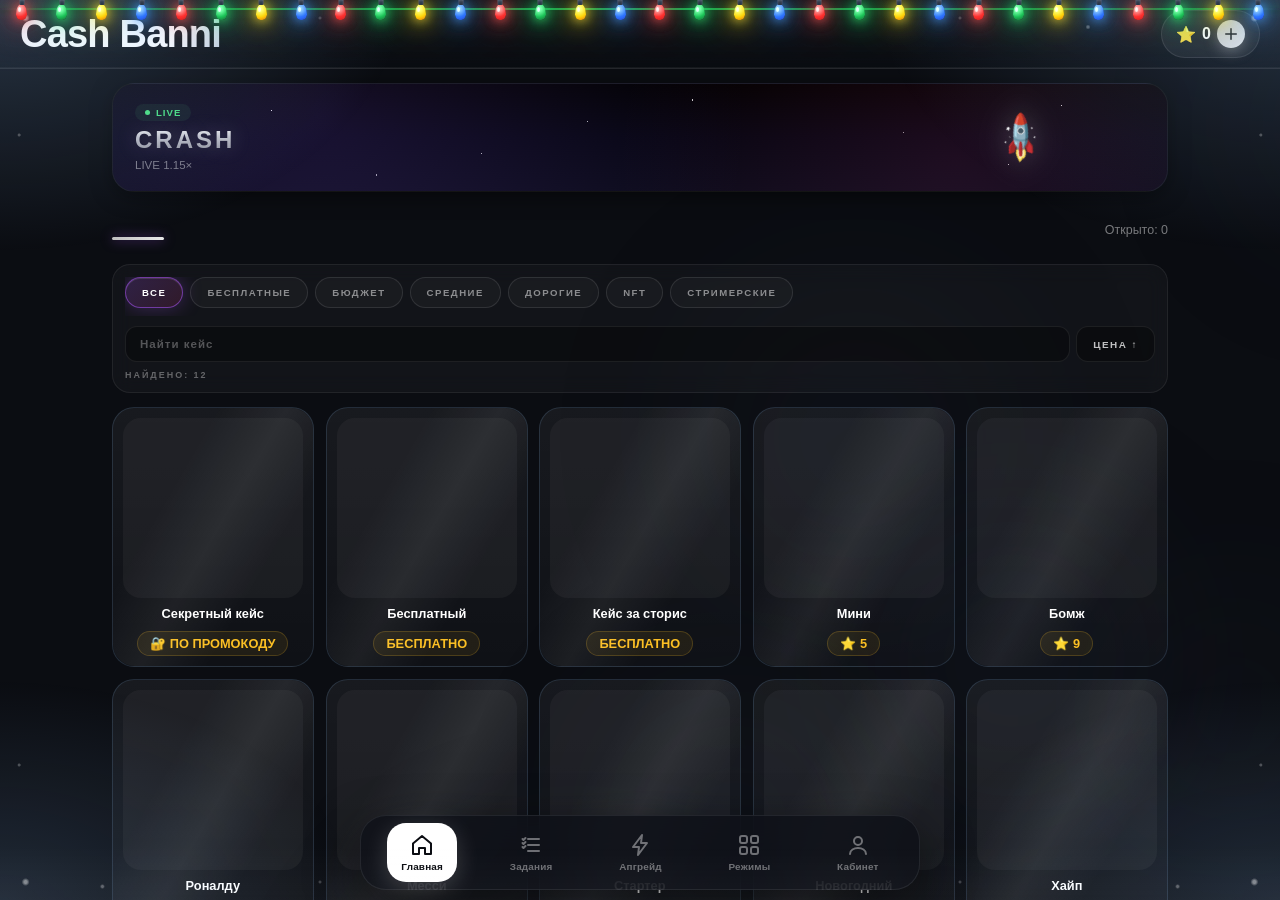
<file: index.html>
<!DOCTYPE html>
<html lang="ru">
<head>
  <meta http-equiv="Cache-Control" content="no-cache, no-store, must-revalidate, max-age=0">
  <meta http-equiv="Pragma" content="no-cache">
  <meta http-equiv="Expires" content="0">
  <meta name="robots" content="noindex, nofollow">

<meta charset="UTF-8">
  <!-- 🚀 Performance: preconnect -->
  <link rel="preconnect" href="https://whybannie.github.io">
  <link rel="preconnect" href="https://cashbanni-api-proxy2.vercel.app">
  <link rel="dns-prefetch" href="https://whybannie.github.io">
  <link rel="dns-prefetch" href="https://cashbanni-api-proxy2.vercel.app">
  
  <!-- 🚀 Performance: prefetch критичных ресурсов -->
  <link rel="prefetch" href="js/data38.js?v=1995" as="script">
  <link rel="prefetch" href="js/app38.js?v=2002" as="script">
  <link rel="prefetch" href="js/caseimg38.js?v=1530" as="script">
  <link rel="preload" href="css/style.css?v=2002" as="style">

<meta name="viewport" content="width=device-width, initial-scale=1.0, maximum-scale=1.0, user-scalable=no, viewport-fit=cover">
<title>Cash Banni</title>
<meta name="build" content="67">
<meta http-equiv="Cache-Control" content="no-cache, no-store, must-revalidate">
<meta http-equiv="Pragma" content="no-cache">
<meta http-equiv="Expires" content="0">
<link rel="stylesheet" href="css/style.css?v=2002">
<script src="https://telegram.org/js/telegram-web-app.js?v=715" defer></script>
<link rel="preload" as="image" href="case_fri.JPG">
<link rel="preload" as="image" href="case_mini.JPG">
<link rel="preload" as="image" href="case_starter.JPG">
<link rel="preload" as="image" href="case_xaip.JPG">
<link rel="preload" as="image" href="case_premium.JPG">
<link rel="preload" as="image" href="case_danya.JPG">
<link rel="preconnect" href="https://cashbanni-api-proxy2.vercel.app" crossorigin>
<link rel="preconnect" href="https://telegram.org" crossorigin>
</head>
<body>
<!-- ===== PRELOADER v190 ===== -->
<div id="preloader">
  <div class="pl-bg"></div>
  <div class="pl-glow pl-g1"></div>
  <div class="pl-glow pl-g2"></div>
  <div class="pl-glow pl-g3"></div>
  
  <div class="pl-particles">
    <span></span><span></span><span></span><span></span><span></span>
    <span></span><span></span><span></span><span></span><span></span>
  </div>
  
  <div class="pl-center">
    <div class="pl-logo-wrap">
      <div class="pl-logo-ring"></div>
      <div class="pl-logo-ring pl-logo-ring2"></div>
      <div class="pl-logo-icon">
        <svg viewBox="0 0 64 64" fill="none" xmlns="http://www.w3.org/2000/svg">
          <defs>
            <linearGradient id="plGrad1" x1="0%" y1="0%" x2="100%" y2="100%">
              <stop offset="0%" style="stop-color:#a855f7"/>
              <stop offset="50%" style="stop-color:#ec4899"/>
              <stop offset="100%" style="stop-color:#fbbf24"/>
            </linearGradient>
            <linearGradient id="plGrad2" x1="0%" y1="0%" x2="100%" y2="100%">
              <stop offset="0%" style="stop-color:#fbbf24"/>
              <stop offset="100%" style="stop-color:#f59e0b"/>
            </linearGradient>
          </defs>
          <!-- Подарок -->
          <rect x="12" y="28" width="40" height="28" rx="4" fill="url(#plGrad1)" opacity="0.9"/>
          <rect x="10" y="20" width="44" height="10" rx="3" fill="url(#plGrad1)"/>
          <rect x="28" y="20" width="8" height="36" fill="url(#plGrad2)"/>
          <rect x="10" y="24" width="44" height="4" fill="url(#plGrad2)" opacity="0.8"/>
          <!-- Бант -->
          <ellipse cx="22" cy="16" rx="8" ry="6" fill="url(#plGrad2)"/>
          <ellipse cx="42" cy="16" rx="8" ry="6" fill="url(#plGrad2)"/>
          <circle cx="32" cy="16" r="5" fill="url(#plGrad2)"/>
          <!-- Блик -->
          <rect x="16" y="34" width="4" height="14" rx="2" fill="rgba(255,255,255,0.3)"/>
          <!-- Искры -->
          <circle cx="52" cy="12" r="2" fill="#fbbf24" class="pl-spark pl-spark1"/>
          <circle cx="12" cy="10" r="1.5" fill="#ec4899" class="pl-spark pl-spark2"/>
          <circle cx="54" cy="24" r="1.5" fill="#a855f7" class="pl-spark pl-spark3"/>
        </svg>
      </div>
    </div>
    
    <div class="pl-title santa-hat">CASH BANNI</div>
    <div class="pl-subtitle">STARS · CASES · REWARDS</div>
    
    <div class="pl-progress">
      <div class="pl-progress-track">
        <div class="pl-progress-fill" id="plFill"></div>
        <div class="pl-progress-glow"></div>
      </div>
      <div class="pl-progress-pct" id="plPct">0%</div>
    </div>
    
    <div class="pl-footer">🎄 Загружаем зимние подарки... ❄</div>
  </div>
</div>
<script>
(function(){
  var pct=0, done=false, t0=Date.now();
  var elP=document.getElementById('plPct');
  var elF=document.getElementById('plFill');
  var iv=setInterval(function(){
    var target=done?100:Math.min(92,(Date.now()-t0)/22);
    pct+=(target-pct)*0.12+0.4;
    if(!done&&pct>92)pct=92;
    if(done&&pct>100)pct=100;
    if(elP)elP.textContent=Math.floor(pct)+'%';
    if(elF)elF.style.width=pct+'%';
    if(done&&pct>=99.5){
      clearInterval(iv);
      var pl=document.getElementById('preloader');
      if(pl){pl.classList.add('hide');setTimeout(function(){if(pl.parentNode)pl.parentNode.removeChild(pl);},650);}
    }
  },50);
  window.addEventListener('load',function(){setTimeout(function(){done=true;},800);});
  setTimeout(function(){done=true;},7000);
})();
</script>



<script>
window.addEventListener("error",function(e){try{if(!(window.S&&window.S.isAdmin))return; if(e.target&&e.target!==window&&e.target.tagName){return;}var d=document.getElementById("errBanner")||document.createElement("div");d.id="errBanner";d.style.cssText="position:fixed;left:0;right:0;bottom:0;background:#440000;color:#ffdddd;font:11px/1.4 monospace;padding:8px;z-index:999999;white-space:pre-wrap;max-height:40%;overflow:auto";d.textContent="JS ERROR: "+e.message+" | file: "+((e.filename||"").split("/").pop())+" line "+e.lineno;if(!d.parentNode)document.body.appendChild(d);}catch(_){}},true);
</script>
<svg xmlns="http://www.w3.org/2000/svg" style="display:none">
<symbol id="i-home" viewBox="0 0 24 24"><path d="M3 10.5 12 3l9 7.5V21h-6v-6H9v6H3z"/></symbol>
<symbol id="i-tasks" viewBox="0 0 24 24"><path d="M9 6h11M9 12h11M9 18h11"/><path d="m3.5 6 1 1 2-2m-3 5 1 1 2-2m-3 5 1 1 2-2"/></symbol>
<symbol id="i-bolt" viewBox="0 0 24 24"><path d="M13 2 4 14h6l-1 8 9-12h-6l1-8z"/></symbol>
<symbol id="i-modes" viewBox="0 0 24 24"><rect x="3" y="3" width="7" height="7" rx="2"/><rect x="14" y="3" width="7" height="7" rx="2"/><rect x="3" y="14" width="7" height="7" rx="2"/><rect x="14" y="14" width="7" height="7" rx="2"/></symbol>
<symbol id="i-user" viewBox="0 0 24 24"><circle cx="12" cy="8" r="4"/><path d="M4 21c0-4 4-6 8-6s8 2 8 6"/></symbol>
<symbol id="i-plus" viewBox="0 0 24 24"><path d="M12 5v14M5 12h14"/></symbol>
<symbol id="i-x" viewBox="0 0 24 24"><path d="M6 6l12 12M18 6 6 18"/></symbol>
<symbol id="i-back" viewBox="0 0 24 24"><path d="m15 18-6-6 6-6"/></symbol>
<symbol id="i-rocket" viewBox="0 0 24 24"><path d="M4.5 16.5c-1.5 1.3-2 5-2 5s3.7-.5 5-2c.7-.8.7-2.1-.1-2.9a2.2 2.2 0 0 0-2.9-.1z"/><path d="M12 15l-3-3a22 22 0 0 1 2-4A12.9 12.9 0 0 1 22 2c0 2.7-.8 7.5-6 11a22 22 0 0 1-4 2z"/><path d="M9 12H4s.5-3 2-4c1.6-1 5 0 5 0M12 15v5s3-.5 4-2c1-1.6 0-5 0-5"/></symbol>
<symbol id="i-swords" viewBox="0 0 24 24"><path d="M4 4l16 16M20 4 4 20"/><path d="m14 18 4 4M18 14l4 4M10 18l-4 4M6 14l-4 4"/></symbol>
<symbol id="i-cart" viewBox="0 0 24 24"><circle cx="9" cy="20" r="1.6"/><circle cx="17" cy="20" r="1.6"/><path d="M3 4h2l2.6 12h10.8L21 8H7"/></symbol>
<symbol id="i-gift" viewBox="0 0 24 24"><rect x="3" y="8" width="18" height="4" rx="1"/><path d="M5 12v9h14v-9M12 8v13"/><path d="M12 8c-2.5 0-4.5-1-4.5-3S10.5 3 12 8c1.5-5 4.5-3 4.5-3S14.5 8 12 8z"/></symbol>
<symbol id="i-mega" viewBox="0 0 24 24"><path d="M3 11l18-6v14L3 13v-2z"/><path d="M11.6 16.8a3 3 0 1 1-5.8-1.6"/></symbol>
<symbol id="i-users" viewBox="0 0 24 24"><circle cx="9" cy="8" r="3.5"/><path d="M2.5 20c0-3.5 3-5.5 6.5-5.5s6.5 2 6.5 5.5"/><circle cx="17.5" cy="9" r="3"/><path d="M17.5 14.5c2.8 0 4.5 1.8 4.5 4.5"/></symbol>
<symbol id="i-trophy" viewBox="0 0 24 24"><path d="M8 21h8M12 17v4M7 4h10v5a5 5 0 0 1-10 0V4z"/><path d="M7 6H4a3 3 0 0 0 3 4M17 6h3a3 3 0 0 1-3 4"/></symbol>
<symbol id="i-star" viewBox="0 0 24 24"><path d="m12 2 3 6.6 7 .9-5.2 4.8 1.4 7L12 17.8 5.8 21.3l1.4-7L2 9.5l7-.9L12 2z"/></symbol>
</svg>

<canvas id="confetti"></canvas>
<div class="bubbles" id="bubbles"></div>

<header class="header">
  <div class="logo">Cash <span>Banni</span></div>
  <div class="hdr-right">
    <div class="balance">⭐<span id="balanceValue">0</span><button class="add-btn" onclick="addStars()"><svg class="ic s"><use href="#i-plus"/></svg></button></div>
  </div>
  <div class="xp-line"><div id="lvlFill"></div></div>
</header>

<main class="container">

  <section class="section active" id="sec-home">
    <div class="crash-hero" onclick="activateTab('crash')">
      <div class="ch-bg"></div>
      <div class="ch-content">
        <div class="ch-badge"><span class="ch-dot"></span> LIVE</div>
        <b class="ch-title">CRASH</b>
        <span class="ch-sub" id="heroCrashState">Успей забрать до краша</span>
      </div>
      <div class="ch-rocket">🚀</div>
    </div>
    <div class="sec-head"><h2><span class="santa-hat">Кейсы</h2><span class="muted" id="casesStat"></span></div>
    <div class="csf-bar">
      <div class="csf-cats" id="csfCats">
        <button class="csf-chip active" data-cat="all">Все</button>
        <button class="csf-chip" data-cat="free">Бесплатные</button>
        <button class="csf-chip" data-cat="budget">Бюджет</button>
        <button class="csf-chip" data-cat="mid">Средние</button>
        <button class="csf-chip" data-cat="rich">Дорогие</button>
        <button class="csf-chip" data-cat="nft">NFT</button>
        <button class="csf-chip" data-cat="streamer">Стримерские</button>
      </div>
      <div class="csf-tools">
        <input class="csf-search" id="csfSearch" placeholder="Найти кейс">
        <button class="csf-sort" id="csfSort" onclick="csfToggleSort()">Цена ↑</button>
      </div>
      <div class="csf-count" id="csfCount"></div>
    </div>
    <div class="cases-grid" id="casesGrid"></div>
  </section>

  <section class="section" id="sec-crash">
    <div class="crash-head">
      <button class="back-btn" onclick="activateTab('home')"><svg class="ic s"><use href="#i-back"/></svg> Назад</button>
      <h2><span class="santa-hat">Crash · Live</h2>
    </div>
    <div class="crash-box" id="crashBox">
      <canvas id="crashCanvas"></canvas>
      <div class="crash-mult" id="crashMult">1.00×</div>
      <div class="crash-status" id="crashStatus"></div>
    </div>
    <div class="crash-panel">
      <div class="cp-row">
        <div class="cp-bet">
          <button class="cp-step" onclick="crashBet(-10)">−</button>
          <div class="cp-val">⭐<span id="crashBetVal">20</span></div>
          <button class="cp-step" onclick="crashBet(10)">+</button>
        </div>
        <div class="cp-chips">
          <button class="cp-chip" onclick="crashSet(10)">10</button>
          <button class="cp-chip" onclick="crashSet(25)">25</button>
          <button class="cp-chip" onclick="crashSet(50)">50</button>
          <button class="cp-chip" onclick="crashSet(100)">100</button>
          <button class="cp-chip" onclick="crashSet(250)">250</button>
        </div>
      </div>
      <button class="btn crash-main-btn bet" id="crashBtn" onclick="crashAction()">ПОСТАВИТЬ ⭐20</button>
    </div>
  </section>

  <section class="section" id="sec-mines">
    <div class="crash-head">
      <button class="back-btn" onclick="activateTab('modes')"><svg class="ic s"><use href="#i-back"/></svg> Назад</button>
      <h2><span class="santa-hat">Mines</h2>
    </div>
    <div class="mines-panel">
      <div class="cp-row">
        <div class="cp-bet">
          <button class="cp-step" onclick="minesBet(-10)">−</button>
          <div class="cp-val">⭐<span id="minesBetVal">20</span></div>
          <button class="cp-step" onclick="minesBet(10)">+</button>
        </div>
        <div class="cp-chips">
          <button class="cp-chip" onclick="minesSet(10)">10</button>
          <button class="cp-chip" onclick="minesSet(25)">25</button>
          <button class="cp-chip" onclick="minesSet(50)">50</button>
          <button class="cp-chip" onclick="minesSet(100)">100</button>
        </div>
      </div>
      <div class="mines-count" id="minesCount">
        <button data-m="3" class="mc sel">3 мины</button>
        <button data-m="5" class="mc">5 мин</button>
        <button data-m="10" class="mc">10 мин</button>
      </div>
      <div class="mines-info"><span id="minesMult">x1.00</span><span id="minesProfit">Профит: ⭐0</span></div>
      <button class="btn crash-main-btn bet" id="minesBtn" onclick="minesAction()">СТАРТ ⭐20</button>
    </div>
    <div class="mines-grid" id="minesGrid"></div>
  </section>

  <section class="section" id="sec-plinko">
    <div class="crash-head">
      <button class="back-btn" onclick="activateTab('modes')"><svg class="ic s"><use href="#i-back"/></svg> Назад</button>
      <h2><span class="santa-hat">Plinko</h2>
    </div>
    <div class="mines-panel">
      <div class="cp-row">
        <div class="cp-bet">
          <button class="cp-step" onclick="plBet(-10)">−</button>
          <div class="cp-val">⭐<span id="plinkoBetVal">20</span></div>
          <button class="cp-step" onclick="plBet(10)">+</button>
        </div>
        <div class="cp-chips">
          <button class="cp-chip" onclick="plSet(10)">10</button>
          <button class="cp-chip" onclick="plSet(25)">25</button>
          <button class="cp-chip" onclick="plSet(50)">50</button>
          <button class="cp-chip" onclick="plSet(100)">100</button>
        </div>
      </div>
      <button class="btn crash-main-btn bet" id="plinkoBtn" onclick="plinkoDrop()">БРОСИТЬ ⭐20</button>
    </div>
    <div class="plinko-board" id="plinkoBoard"></div>
    <div class="crash-history" id="plinkoHist"></div>
  </section>

  <section class="section" id="sec-dogs">
    <div class="dogs-top">
      <h2><span class="santa-hat">🐕 Собачьи бега</h2>
      <div class="dogs-hist" id="dogsHistRow"></div>
    </div>

    <div class="dogs-track" id="dogsTrack">
      <canvas id="dogsCanvas"></canvas>
      <div class="dogs-overlay" id="dogsOverlay"></div>
    </div>

    <div class="dogs-odds" id="dogsOdds"></div>

    <div class="dogs-panel">
      <div class="dp-col">
        <div class="dp-label">СТАВКА</div>
        <div class="dp-amount">
          <button class="dp-step" onclick="dogsBet(-10)">−</button>
          <div class="dp-val">⭐<span id="dogsBetVal">20</span></div>
          <button class="dp-step" onclick="dogsBet(10)">+</button>
        </div>
        <div class="dp-chips">
          <button onclick="dogsSet(10)">10</button>
          <button onclick="dogsSet(25)">25</button>
          <button onclick="dogsSet(50)">50</button>
          <button onclick="dogsSet(100)">100</button>
          <button onclick="dogsSet(250)">250</button>
        </div>
      </div>
      <div class="dp-col dp-right">
        <div class="dp-label">ВОЗМОЖНЫЙ ВЫИГРЫШ</div>
        <div class="dp-potential">⭐<span id="dogsPotential">0</span></div>
        <button class="btn dogs-btn wait" id="dogsBtn" onclick="dogsStart()">ВЫБЕРИ СОБАКУ</button>
      </div>
    </div>
  </section>


  <section class="section" id="sec-tasks">
  <div class="sec-lbl">
    <div class="sec-lbl-t">Задания</div>
    <div class="sec-lbl-s"><b id="tasksCompleted">0</b>/4 выполнено</div>
  </div>
  
  <div class="tasks-wrap">
    <div class="task-row green" onclick="openCaseModal('free')">
      <div class="task-ico"><svg viewBox="0 0 24 24"><path d="M20 12v10H4V12M2 7h20v5H2zM12 22V7M12 7H7.5a2.5 2.5 0 010-5C11 2 12 7 12 7zM12 7h4.5a2.5 2.5 0 000-5C13 2 12 7 12 7z"/></svg></div>
      <div class="task-body">
        <div class="task-top"><div class="task-name">Бесплатный кейс</div><div class="task-reward">+кейс</div></div>
        <div class="task-sub" id="freeCaseState">Раз в 24 часа · нужна подписка</div>
        <div class="task-bar"><div class="task-bar-fill" id="freeBar" style="width:0%"></div></div>
      </div>
      <div class="task-go">›</div>
    </div>
    
    <div class="task-row purple" onclick="openChannel()">
      <div class="task-ico"><svg viewBox="0 0 24 24"><path d="M15 10l4.553-2.276A1 1 0 0121 8.618v6.764a1 1 0 01-1.447.894L15 14M5 18h8a2 2 0 002-2V8a2 2 0 00-2-2H5a2 2 0 00-2 2v8a2 2 0 002 2z"/></svg></div>
      <div class="task-body">
        <div class="task-top"><div class="task-name">Подписка на канал</div><div class="task-reward">+кейс</div></div>
        <div class="task-sub">Подпишись на <b>@CashBanni</b></div>
      </div>
      <button class="task-act" id="subBtn" onclick="openChannel(); event.stopPropagation();">Подписаться</button>
    </div>
    
    <div class="task-row pink" onclick="openStoryCaseModal()">
      <div class="task-ico"><svg viewBox="0 0 24 24"><path d="M3 9a2 2 0 012-2h.93a2 2 0 001.664-.89l.812-1.22A2 2 0 0110.07 4h3.86a2 2 0 011.664.89l.812 1.22A2 2 0 0018.07 7H19a2 2 0 012 2v9a2 2 0 01-2 2H5a2 2 0 01-2-2V9zM15 13a3 3 0 11-6 0 3 3 0 016 0z"/></svg></div>
      <div class="task-body">
        <div class="task-top"><div class="task-name">Опубликуй сторис</div><div class="task-reward">+кейс</div></div>
        <div class="task-sub">Расскажи о нас и получи <b>кейс за сторис</b></div>
      </div>
      <div class="task-go">›</div>
    </div>
    
    <div class="task-row blue">
      <div class="task-ico"><svg viewBox="0 0 24 24"><path d="M17 20h5v-2a3 3 0 00-5.356-1.857M17 20H7m10 0v-2c0-.656-.126-1.283-.356-1.857M7 20H2v-2a3 3 0 015.356-1.857M7 20v-2c0-.656.126-1.283.356-1.857m0 0a5.002 5.002 0 019.288 0M15 7a3 3 0 11-6 0 3 3 0 016 0zm6 3a2 2 0 11-4 0 2 2 0 014 0zM7 10a2 2 0 11-4 0 2 2 0 014 0z"/></svg></div>
      <div class="task-body">
        <div class="task-top"><div class="task-name">Пригласи друга</div><div class="task-reward">+⭐5</div></div>
        <div class="task-sub">Друг внесёт депозит от ⭐5 · Приглашено: <b id="refCount">0</b></div>
      </div>
      <button class="task-act" onclick="openReferralModal(); event.stopPropagation();">Открыть</button>
    </div>
  </div>
  
  
  
  <div class="sec-lbl" style="margin-top:26px">
    <div class="sec-lbl-t">Достижения</div>
    <div class="sec-lbl-s"><b id="achDone">0</b>/<span id="achTotal">8</span></div>
  </div>
  <div id="achList"></div>

    <button class="write-us-btn" onclick="openWriteUsModal()">✉️ Написать нам</button>
</section>

  <section class="section" id="sec-upgrade">
    <h2><span class="santa-hat">Апгрейд</h2>
    <div class="up-layout">
      <div class="wheel-wrap">
        <div class="wheel-pointer"></div>
        <div class="wheel" id="upWheel"></div>
        <div class="wheel-center" id="upChance">0%</div>
      </div>
      <button class="btn btn-primary mt" id="upBtn">Улучшить</button>
      <h3 class="mt">Твои предметы</h3>
      <div class="h-scroll" id="upMine"></div>
      <h3>Цель — зона шанса появится на колесе</h3>
      <div class="h-scroll" id="upTarget"></div>
    </div>
  </section>

  <section class="section" id="sec-modes">
    <div class="sec-title"><h2><span class="santa-hat">Режимы</h2></div>

    <div class="game-card gc-crash" onclick="activateTab('crash')">
      <div class="gc-body">
        <div class="gc-badge live"><span class="gc-dot"></span>LIVE</div>
        <b class="gc-title">Crash</b>
        <span class="gc-desc">Ракета · общий эфир · до ×150</span>
        <div class="gc-go">ИГРАТЬ <span class="gc-arrow">→</span></div>
      </div>
      <div class="gc-art">🚀</div>
    </div>

    <div class="game-card gc-plinko" onclick="activateTab('plinko')">
      <div class="gc-body">
        <div class="gc-badge">CLASSIC</div>
        <b class="gc-title">Plinko</b>
        <span class="gc-desc">Шарик и множители до ×12</span>
        <div class="gc-go">ИГРАТЬ <span class="gc-arrow">→</span></div>
      </div>
      <div class="gc-art">🎯</div>
    </div>

    <div class="game-card gc-mines" onclick="activateTab('mines')">
      <div class="gc-body">
        <div class="gc-badge">CLASSIC</div>
        <b class="gc-title">Mines</b>
        <span class="gc-desc">Поле 5×5 · множитель до ×100</span>
        <div class="gc-go">ИГРАТЬ <span class="gc-arrow">→</span></div>
      </div>
      <div class="gc-art">💎</div>
    </div>

    <div class="game-card gc-dogs" onclick="activateTab('dogs')">
      <div class="gc-body">
        <div class="gc-badge live"><span class="gc-dot"></span>ГОНКИ</div>
        <b class="gc-title">Доги</b>
        <span class="gc-desc">8 собак · камера · до ×15</span>
        <div class="gc-go">ИГРАТЬ <span class="gc-arrow">→</span></div>
      </div>
      <div class="gc-art">🐕</div>
    </div>

    <div class="game-card gc-battles gc-locked">
      <div class="gc-body">
        <div class="gc-badge soon">СКОРО</div>
        <b class="gc-title">Баттлы 1×1</b>
        <span class="gc-desc">Дуэли с игроками · временно закрыто</span>
        <div class="gc-go gc-go-lock">🔒 ЗАКРЫТО</div>
      </div>
      <div class="gc-art">⚔️</div>
    </div>

  </section>

  <section class="section" id="sec-battles">
    <div class="crash-head">
      <button class="back-btn" onclick="activateTab('modes')"><svg class="ic s"><use href="#i-back"/></svg> Назад</button>
      <h2><span class="santa-hat">Баттлы</h2>
    </div>
    <button class="btn btn-primary mb" onclick="createBattle()">+ Создать баттл</button>
    <div id="battlesList"></div>
  </section>


  <section class="section" id="sec-profile">
    <div class="pcard">
      <div class="pava" id="pAva">😎</div>
      <div class="pinfo">
        <b id="pName">Игрок</b>
        <span>ID #<span id="myId">—</span> · с <span id="pReg">—</span></span>
        <div class="pbads" id="pBadges"></div>
      </div>
      <button class="btn btn-secondary task-btn" onclick="copyId()">ID</button>
    </div>
        <!-- НОВОГОДНИЙ ТАЙМЕР (премиум) -->
    <div class="ny-timer-card mt" id="newyearTimer">
      <!-- Декоративные углы -->
      <span class="ny-corner ny-corner-tl"></span>
      <span class="ny-corner ny-corner-tr"></span>
      <span class="ny-corner ny-corner-bl"></span>
      <span class="ny-corner ny-corner-br"></span>
      
      <!-- Заголовок -->
      <div class="ny-timer-top">
        <div class="ny-timer-icon">
          <svg viewBox="0 0 24 24" width="22" height="22" fill="none" xmlns="http://www.w3.org/2000/svg">
            <defs>
              <linearGradient id="nyTreeGrad" x1="0%" y1="0%" x2="100%" y2="100%">
                <stop offset="0%" style="stop-color:#fbbf24"/>
                <stop offset="50%" style="stop-color:#f59e0b"/>
                <stop offset="100%" style="stop-color:#dc2626"/>
              </linearGradient>
            </defs>
            <!-- Звезда на вершине -->
            <path d="M12 2l1.2 2.5 2.8.4-2 2 .5 2.8L12 8.4l-2.5 1.3.5-2.8-2-2 2.8-.4L12 2z" fill="url(#nyTreeGrad)"/>
            <!-- Ёлка -->
            <path d="M12 7l3.5 5h-2l3 4.5h-2.5l2.5 3.5H7.5l2.5-3.5H7.5l3-4.5h-2L12 7z" fill="url(#nyTreeGrad)"/>
            <!-- Ствол -->
            <rect x="11" y="20" width="2" height="2" rx="0.5" fill="url(#nyTreeGrad)"/>
          </svg>
        </div>
        <div class="ny-timer-label">
          <span class="ny-timer-subtitle">Осталось до</span>
          <span class="ny-timer-title">Нового Года</span>
        </div>
        <div class="ny-timer-badge" id="nyYearBadge">2026</div>
      </div>
      
      <!-- Цифры -->
      <div class="ny-timer-digits">
        <div class="ny-timer-unit">
          <div class="ny-timer-num-wrap">
            <div class="ny-timer-num" id="nyDays">--</div>
          </div>
          <div class="ny-timer-txt">дней</div>
        </div>
        <div class="ny-timer-sep"><span></span><span></span></div>
        <div class="ny-timer-unit">
          <div class="ny-timer-num-wrap">
            <div class="ny-timer-num" id="nyHours">--</div>
          </div>
          <div class="ny-timer-txt">часов</div>
        </div>
        <div class="ny-timer-sep"><span></span><span></span></div>
        <div class="ny-timer-unit">
          <div class="ny-timer-num-wrap">
            <div class="ny-timer-num" id="nyMins">--</div>
          </div>
          <div class="ny-timer-txt">минут</div>
        </div>
        <div class="ny-timer-sep"><span></span><span></span></div>
        <div class="ny-timer-unit">
          <div class="ny-timer-num-wrap">
            <div class="ny-timer-num" id="nySecs">--</div>
          </div>
          <div class="ny-timer-txt">секунд</div>
        </div>
      </div>
      
      <!-- Декоративная линия -->
      <div class="ny-timer-line"></div>
      
      <!-- Пожелание -->
      <div class="ny-timer-wish">Пусть этот год будет удачным</div>
    </div>

<script>
(function(){
  function getNextNY(){
    const now = new Date();
    let year = now.getFullYear();
    let ny = new Date(year + 1, 0, 1, 0, 0, 0);
    if(now > ny) ny = new Date(year + 2, 0, 1, 0, 0, 0);
    return ny;
  }
  
  const target = getNextNY();
  const el = document.getElementById('newyearTimer');
  const daysEl = document.getElementById('nyDays');
  const hoursEl = document.getElementById('nyHours');
  const minsEl = document.getElementById('nyMins');
  const secsEl = document.getElementById('nySecs');
  const yearBadge = document.getElementById('nyYearBadge');
  
  if(yearBadge) yearBadge.textContent = target.getFullYear();
  
  function pad(n){ return String(n).padStart(2, '0'); }
  
  function update(){
    if(!el) return;
    const now = new Date();
    let diff = target - now;
    
    if(diff <= 0){
      el.classList.add('celebrating');
      const title = el.querySelector('.ny-timer-title');
      if(title) title.textContent = 'С Новым Годом!';
      const wish = el.querySelector('.ny-timer-wish');
      if(wish) wish.textContent = 'Праздник начался';
      daysEl.textContent = '00';
      hoursEl.textContent = '00';
      minsEl.textContent = '00';
      secsEl.textContent = '00';
      return;
    }
    
    const days = Math.floor(diff / (1000 * 60 * 60 * 24));
    diff -= days * (1000 * 60 * 60 * 24);
    const hours = Math.floor(diff / (1000 * 60 * 60));
    diff -= hours * (1000 * 60 * 60);
    const mins = Math.floor(diff / (1000 * 60));
    diff -= mins * (1000 * 60);
    const secs = Math.floor(diff / 1000);
    
    daysEl.textContent = days < 10 ? '0' + days : days;
    hoursEl.textContent = pad(hours);
    minsEl.textContent = pad(mins);
    secsEl.textContent = pad(secs);
  }
  
  update();
  setInterval(update, 1000);
})();
</script>

        <div class="rank-card mt" id="rankCard"></div>
    <div class="stats-grid mt" id="statsGrid"></div>
    <div class="task-card mt" onclick="openPay()">
      <div class="ic-box gold"><svg class="ic"><use href="#i-star"/></svg></div>
      <div class="task-info"><b>Пополнить баланс</b><span>От ⭐1 · оплата через Telegram Stars</span></div>
      <div class="hero-go">›</div>
    </div>
    <div class="task-card">
      <div class="ic-box green"><svg class="ic"><use href="#i-mega"/></svg></div>
      <div class="task-info"><b>Подписка на канал</b><span id="subState">Не активна</span></div>
      <button class="btn btn-secondary task-btn" id="subBtn2" onclick="doSub()">Получить</button>
    </div>
    <div class="task-card">
      <div class="ic-box purple"><svg class="ic" viewBox="0 0 24 24" fill="none"><path d="M17 21v-2a4 4 0 0 0-4-4H5a4 4 0 0 0-4 4v2M9 11a4 4 0 1 0 0-8 4 4 0 0 0 0 8zM23 21v-2a4 4 0 0 0-3-3.87M16 3.13a4 4 0 0 1 0 7.75" stroke="currentColor" stroke-width="1.8" stroke-linecap="round" stroke-linejoin="round"/></svg></div>
      <div class="task-info"><b>Подписка на группу</b><span id="groupSubState">Не активна</span></div>
      <button class="btn btn-secondary task-btn" id="groupSubBtn" onclick="doGroupSub()">Вступить</button>
    </div>

    <div class="task-card mt" id="supProfileBtn" onclick="openWriteUsModal()">
      <div class="ic-box silver"><svg class="ic" viewBox="0 0 24 24" fill="none"><path d="M3 18v-6a9 9 0 0 1 18 0v6" stroke="currentColor" stroke-width="1.8" stroke-linecap="round"/><path d="M21 19a2 2 0 0 1-2 2h-1a2 2 0 0 1-2-2v-3a2 2 0 0 1 2-2h3v5ZM3 19a2 2 0 0 0 2 2h1a2 2 0 0 0 2-2v-3a2 2 0 0 0-2-2H3v5Z" fill="currentColor"/></svg></div>
      <div class="task-info"><b>Связаться с нами</b><span>banni.support@gmail.com</span></div>
      <div class="hero-go">›</div>
    </div>
    <h2 class="mt"><span class="santa-hat">Мои предметы</h2>
    <div class="sec-head mb"><span class="muted" id="invValue"></span><button class="btn btn-sell" onclick="sellAll()">Продать всё</button></div>
    <div class="inventory-grid" id="inventoryGrid"></div>

    <h2 class="mt"><span class="santa-hat">Топ-50 лидеров</h2>
    <div id="topList"></div>

    <h3 class="mt">Промокод</h3>
    <div class="row"><input id="promoInput" placeholder="ВВЕДИ КОД"><button class="btn btn-primary" onclick="applyPromo()">OK</button></div>
    <h3 class="mt">Настройки</h3>
    <label class="switch-row"><input type="checkbox" id="soundToggle" onchange="toggleSound()"> Звуки и вибрация</label>
    <label class="switch-row"><input type="checkbox" id="fairToggle" onchange="toggleFair()"> Provably Fair</label>
    <div class="muted small" id="fairInfo"></div>
    <div id="adminBlock" style="display:none">
      <h2 class="mt"><span class="santa-hat">🛡 Админ-панель</h2>
      <div class="stats-grid" id="adminStats"></div>
      <div class="muted small" id="adminCaseOpens" style="margin:6px 0"></div>
      <h3 class="mt">Начислить Stars по ID</h3>
      <div class="row"><input id="admId" placeholder="ID"><input id="admSum" placeholder="Сумма"><button class="btn btn-primary" onclick="admGrant()">OK</button></div>
      <h3 class="mt">Рассылка всем игрокам</h3>
      <div class="row"><input id="admMsg" placeholder="Текст"><button class="btn btn-primary" onclick="admBroadcast()">Отправить</button></div>
      <h3 class="mt">Промокоды</h3>
      <div id="adminPromos"></div>
      <div class="row"><input id="admPromoCode" placeholder="КОД"><input id="admPromoSum" placeholder="Сумма"><button class="btn btn-primary" onclick="admPromoCreate()">Создать</button></div>
      <h3 class="mt">Операторы поддержки</h3>
    <div id="adminOperators"></div>
    <div class="row"><input id="admOpId" placeholder="ID оператора"><button class="btn btn-primary" onclick="admAddOperator()">Назначить</button></div>
    <h3 class="mt">Тикеты поддержки</h3>
    <div id="adminTickets"></div>
    <h3 class="mt">Игроки</h3>
      <div id="adminUsers"></div>
      <div class="maint-toggle-row">
        <div class="maint-toggle-info">
          <div class="maint-toggle-title">🔧 Режим обслуживания</div>
          <div class="maint-toggle-desc">Скроет проект для всех, кроме админа</div>
        </div>
        <button class="maint-toggle-btn" id="toggleMaintBtn" onclick="toggleMaintenance()">Включить</button>
      </div>
    </div>
  </section>
</main>

<nav class="bottom-nav">
  <button data-tab="home" class="active"><svg class="ic"><use href="#i-home"/></svg><span class="nl">Главная</span></button>
  <button data-tab="tasks"><svg class="ic"><use href="#i-tasks"/></svg><span class="nl">Задания</span></button>
  <button data-tab="upgrade"><svg class="ic"><use href="#i-bolt"/></svg><span class="nl">Апгрейд</span></button>
  <button data-tab="modes"><svg class="ic"><use href="#i-modes"/></svg><span class="nl">Режимы</span></button>
  <button data-tab="profile"><svg class="ic"><use href="#i-user"/></svg><span class="nl">Кабинет</span></button>
</nav>

<div class="modal-overlay" id="caseModal">
  <div class="modal case-full">
    <div class="cf-head"><h3 id="cmTitle"></h3><button class="x" onclick="closeCaseModal()"><svg class="ic s"><use href="#i-x"/></svg></button></div>
    <div class="cf-contents" id="cmContents"></div>
    <div class="cf-strips" id="cfStrips"></div>
    <div class="cf-actions">
      <button class="btn btn-secondary" id="btnX1" onclick="spin(1)">×1 ⭐<span id="p1"></span></button>
      <button class="btn btn-secondary" id="btnX3" onclick="spin(3)">×3 ⭐<span id="p3"></span></button>
      <button class="btn btn-primary" id="btnX5" onclick="spin(5)">×5 ⭐<span id="p5"></span></button>
    </div>
  </div>
</div>

<div class="modal-overlay" id="payModal">
  <div class="modal">
    <div class="sheet-grab"></div>
    <div class="modal-head"><h3>💳 Пополнение</h3><button class="x" onclick="modalClose('payModal')"><svg class="ic s"><use href="#i-x"/></svg></button></div>
    <div class="pay-grid" id="payGrid"></div>
    <div class="row mt"><input id="payCustom" type="number" min="1" max="10000" placeholder="Своя сумма (1–10000)"><button class="btn btn-primary" onclick="doPayCustom()">Оплатить</button></div>
    <p class="muted small mt">Откроется официальная панель оплаты Telegram Stars.</p>
  </div>
</div>

<div class="modal-overlay" id="battleModal">
  <div class="modal">
    <div class="sheet-grab"></div>
    <div class="modal-head"><h3>Баттл</h3><button class="x" onclick="closeBattle()"><svg class="ic s"><use href="#i-x"/></svg></button></div>
    <div class="battle-pot">Банк: ⭐<span id="battlePot">0</span></div>
    <div class="wheel-wrap small">
      <div class="wheel-pointer"></div>
      <div class="wheel" id="bWheel"></div>
      <div class="wheel-center">50/50</div>
    </div>
    <div class="battle-players" id="battlePlayers"></div>
    <div class="battle-log" id="battleLog"></div>
  </div>
</div>

<div class="toasts" id="toasts"></div>
<script src="js/data38.js?v=1995" defer></script>
<script src="js/app38.js?v=2002" defer></script>
<script src="js/caseimg38.js?v=1530" defer></script>
  <script src="js/dogs38.js?v=940"></script>
  <!-- dogs отключены -->
<script src="js/plinko38.js?v=940" defer></script>
<script src="js/crash38.js?v=1920" defer></script>


<div class="modal-overlay" id="offerModal">
  <div class="modal offer-modal">
    <div class="of-head"><b>Договор оферты</b><button class="x" onclick="offerHide()">✕</button></div>
    <div class="of-body">
      <p><b>1. Предмет соглашения.</b> Stars ⭐ — внутренняя виртуальная валюта приложения CashBanni. Stars не являются денежным средством, криптовалютой или ценной бумагой, не имеют наличного выражения и используются исключительно для участия в игровых механиках приложения.</p>
      <p><b>2. Возврат средств.</b> Пополнение баланса является добровольным и <b>не подлежит возврату, обмену или компенсации</b> ни при каких обстоятельствах, включая неиспользованный остаток Stars.</p>
      <p><b>3. Игровые риски.</b> Результаты игр определяются алгоритмом Provably Fair. Приложение не гарантирует выигрыш. Пользователь осознанно принимает риск потери поставленных Stars.</p>
      <p><b>4. Правила использования.</b> Запрещены: накрутки, эксплуатация багов, мультиаккаунтинг, передача аккаунта. При нарушении администрация вправе заблокировать аккаунт без компенсации баланса и инвентаря.</p>
      <p><b>5. Возрастное ограничение.</b> Сервис предназначен для лиц старше 18 лет. Совершая пополнение, пользователь подтверждает своё совершеннолетие.</p>
      <p><b>6. Изменение условий.</b> Администрация может изменять условия оферты в одностороннем порядке. Продолжение использования сервиса означает согласие с новой редакцией.</p>
      <p><b>7. Акцепт оферты.</b> Установка галочки и нажатие «Принять» являются полным и безоговорочным акцептом настоящей оферты согласно ст. 438 ГК РФ.</p>
      <p><b>8. Ограничение ответственности.</b> Администрация не несёт ответственности за: финансовые потери пользователя в результате участия в игровых механиках; технические сбои, вызванные работой платформы Telegram или провайдеров связи; действия третьих лиц, включая возможные блокировки сервисов; неправомерные действия самого пользователя (использование багов, мультиаккаунты, нарушение правил платформы).</p>
      <p><b>9. Применимое право и разрешение споров.</b> Настоящая оферта регулируется и толкуется в соответствии с законодательством Республики Кипр. Любые споры, разногласия или требования, возникающие из настоящей оферты или связанные с ней, подлежат рассмотрению в компетентном суде города Лимассол, Республика Кипр. Совершая акцепт оферты, пользователь прямо соглашается с указанной подсудностью и отказывается от претензий по её применению.</p>
    </div>
    <label class="of-check">
      <input type="checkbox" id="offerCheck">
      <span class="of-box"></span>
      <span>Я прочитал(а) и принимаю условия договора оферты</span>
    </label>
    <button class="btn of-accept" onclick="offerAccept()">ПРИНЯТЬ И ПРОДОЛЖИТЬ</button>
  </div>
</div>
<div class="modal-overlay" id="subGateModal">
  <div class="modal sg-modal sg-v177">
    <button class="x" onclick="modalClose('subGateModal')" style="position:absolute;top:12px;right:12px;z-index:10;"><svg class="ic s"><use href="#i-x"/></svg></button>
    
    <div class="sg-v177-head">
      <div class="sg-v177-svg-wrap">
      <svg class="sg-v177-svg" viewBox="0 0 64 64" fill="none" xmlns="http://www.w3.org/2000/svg">
        <defs>
          <linearGradient id="giftGrad" x1="0%" y1="0%" x2="100%" y2="100%">
            <stop offset="0%" style="stop-color:#f59e0b"/>
            <stop offset="100%" style="stop-color:#ec4899"/>
          </linearGradient>
          <linearGradient id="ribbonGrad" x1="0%" y1="0%" x2="0%" y2="100%">
            <stop offset="0%" style="stop-color:#e8e8e8"/>
            <stop offset="100%" style="stop-color:#c0c0c0"/>
          </linearGradient>
        </defs>
        <!-- Коробка -->
        <rect x="8" y="26" width="48" height="32" rx="3" fill="url(#giftGrad)"/>
        <!-- Крышка -->
        <rect x="6" y="18" width="52" height="10" rx="2" fill="url(#giftGrad)" opacity="0.9"/>
        <!-- Лента вертикальная -->
        <rect x="29" y="18" width="6" height="40" fill="url(#ribbonGrad)"/>
        <!-- Лента горизонтальная -->
        <rect x="6" y="22" width="52" height="4" fill="url(#ribbonGrad)"/>
        <!-- Бант левая -->
        <ellipse cx="24" cy="14" rx="8" ry="6" fill="url(#ribbonGrad)"/>
        <!-- Бант правая -->
        <ellipse cx="40" cy="14" rx="8" ry="6" fill="url(#ribbonGrad)"/>
        <!-- Бант центр -->
        <circle cx="32" cy="14" r="4" fill="url(#ribbonGrad)"/>
        <!-- Блик -->
        <rect x="12" y="32" width="4" height="12" rx="2" fill="rgba(255,255,255,.4)"/>
        <!-- Искры -->
        <circle cx="50" cy="10" r="1.5" fill="#fbbf24">
          <animate attributeName="opacity" values="0;1;0" dur="2s" repeatCount="indefinite"/>
        </circle>
        <circle cx="12" cy="8" r="1" fill="#ec4899">
          <animate attributeName="opacity" values="1;0;1" dur="1.5s" repeatCount="indefinite"/>
        </circle>
        <circle cx="56" cy="20" r="1.2" fill="#fbbf24">
          <animate attributeName="opacity" values="0;1;0" dur="1.8s" repeatCount="indefinite"/>
        </circle>
      </svg>
    </div>
      <h3 class="sg-v177-title">Бесплатный кейс</h3>
      <p class="sg-v177-desc">Выполни оба условия, чтобы получить бесплатный кейс</p>
    </div>

    <div class="sg-v177-actions">
      <!-- Действие 1: Подписка -->
      <div class="sg-v177-card" id="sgCardSub">
        <div class="sg-v177-card-icon">📢</div>
        <div class="sg-v177-card-body">
          <div class="sg-v177-card-title">Подпишись на канал</div>
          <div class="sg-v177-card-sub">@CashBanni · новости и подарки</div>
        </div>
        <button class="sg-v177-card-btn" onclick="openChannel()">Подписаться</button>
      </div>

      <!-- Действие 2: Переслать пост -->
      <div class="sg-v177-card" id="sgCardShare">
        <div class="sg-v177-card-icon">💬</div>
        <div class="sg-v177-card-body">
          <div class="sg-v177-card-title">Переслать пост другу</div>
          <div class="sg-v177-card-sub">Расскажи друзьям о халявных кейсах</div>
        </div>
        <button class="sg-v177-card-btn" onclick="sharePost()">Переслать</button>
      </div>
    </div>

    <div class="sg-v177-preview" id="sgPostPreview" style="display:none;">
      <img src="post_preview.jpg" alt="Пост" class="sg-v177-preview-img">
    </div>

    <button class="btn sg-v177-check" onclick="recheckSub()">
      ✅ Я выполнил действие
    </button>
  </div>
</div>

<div class="modal-overlay" id="errModal">
  <div class="modal err-modal">
    <div class="sheet-grab"></div>
    <div class="err-body">
      <div class="err-icon" id="errIcon">⚠️</div>
      <h3 class="err-title" id="errTitle">Ошибка</h3>
      <p class="err-text" id="errText">Что-то пошло не так</p>
      <div class="err-actions" id="errActions"></div>
    </div>
  </div>
</div>

<!-- ===== v114 SUPPORT ===== -->
<!-- SUPPORT -->
<div class="sup-overlay" id="supOverlay">
  <div class="sup-sheet">
    <div class="sup-head">
      <button class="sup-back" id="supBackBtn" type="button" aria-label="Назад">
        <svg viewBox="0 0 24 24" fill="none"><path d="M15 18l-6-6 6-6" stroke="currentColor" stroke-width="2" stroke-linecap="round" stroke-linejoin="round"/></svg>
      </button>
      <div class="sup-head-info">
        <div class="sup-ava">
          <svg viewBox="0 0 24 24" fill="none"><path d="M3 18v-6a9 9 0 0 1 18 0v6" stroke="#2a2a3e" stroke-width="1.8" fill="none" stroke-linecap="round"/><path d="M21 19a2 2 0 0 1-2 2h-1a2 2 0 0 1-2-2v-3a2 2 0 0 1 2-2h3v5ZM3 19a2 2 0 0 0 2 2h1a2 2 0 0 0 2-2v-3a2 2 0 0 0-2-2H3v5Z" fill="#2a2a3e"/></svg>
        </div>
        <div class="sup-head-text">
          <b>Поддержка</b>
          <span class="sup-status" id="supStatus">онлайн</span>
        </div>
      </div>
      <button class="x" id="supCloseBtn" type="button"><svg class="ic s"><use href="#i-x"/></svg></button>
    </div>
    <div class="sup-body" id="supBody"></div>
    <div class="sup-input-row">
      <input class="sup-input" id="supInput" type="text" placeholder="Напиши сообщение…">
      <button class="sup-send" id="supSendBtn" type="button" aria-label="Отправить">
        <svg viewBox="0 0 24 24" fill="none"><path d="M22 2 11 13M22 2l-7 20-4-9-9-4 20-7Z" stroke="currentColor" stroke-width="1.6" stroke-linecap="round" stroke-linejoin="round"/></svg>
      </button>
    </div>
  </div>
</div>


<div class="modal-overlay" id="storyCaseModal">
  <div class="modal story-v138-modal">
    <div class="sheet-grab"></div>
    <button class="x" onclick="modalClose('storyCaseModal')"><svg class="ic s"><use href="#i-x"/></svg></button>
    
    <div class="story-v138-head">
      <div class="story-anim-icon">
        <div class="story-ring story-ring-1"></div>
        <div class="story-ring story-ring-2"></div>
        <div class="story-ring story-ring-3"></div>
        <svg class="story-cam-svg" viewBox="0 0 24 24" fill="none" xmlns="http://www.w3.org/2000/svg">
          <defs>
            <linearGradient id="storyGrad" x1="0%" y1="0%" x2="100%" y2="100%">
              <stop offset="0%" style="stop-color:#ec4899"/>
              <stop offset="100%" style="stop-color:#a855f7"/>
            </linearGradient>
          </defs>
          <path d="M23 19a2 2 0 0 1-2 2H3a2 2 0 0 1-2-2V8a2 2 0 0 1 2-2h4l2-3h6l2 3h4a2 2 0 0 1 2 2Z" stroke="url(#storyGrad)" stroke-width="1.7" stroke-linecap="round" stroke-linejoin="round"/>
          <circle cx="12" cy="13" r="4" stroke="url(#storyGrad)" stroke-width="1.7"/>
        </svg>
      </div>
      <h3 class="story-v138-title">КЕЙС ЗА СТОРИС</h3>
      <p class="story-v138-sub">Опубликуй и получи кейс с подарками</p>
    </div>
    
    <div class="story-v138-preview" id="storyPreviewBlock">
      <img src="story_promo.jpg" alt="Макет" class="story-v138-img">
      <div class="story-v138-text">
        <div class="story-v138-text-label">ТЕКСТ ДЛЯ СТОРИС:</div>
        <div class="story-v138-text-body">🎁 Халявный кейс каждый день в <b>Cash Banni</b>!

Открывай кейсы с настоящими подарками Telegram 🎁
Кейсы, Апгрейд, Crash, Mines, Plinko

👉 t.me/CashBanni_bot</div>
      </div>
    </div>
    
    <div class="story-v138-btns">
      <button class="btn story-v138-shot-btn" onclick="storyScreenshot()">
        <span id="shotBtnText">📱 СОХРАНИТЬ ФОТО</span>
      </button>
      <button class="btn story-v138-cp-btn" onclick="copyStoryTextFinal()">
        <span id="copyFinalText">📋 СКОПИРОВАТЬ ТЕКСТ</span>
      </button>
    </div>
    
    <div class="story-v138-submit">
      <input type="text" id="storyLinkInput" class="story-v138-inp" placeholder="Ссылка на твою сторис">
      <button class="btn btn-primary story-v138-send-btn" id="storySubmitBtn" onclick="submitStoryLink()">ОТПРАВИТЬ НА ПРОВЕРКУ</button>
    </div>
    
    <div class="story-v138-msg" id="storyStatus"></div>
  </div>
</div>

<div class="modal-overlay" id="writeUsModal">
  <div class="modal write-us-modal">
    <button class="x" onclick="modalClose('writeUsModal')"><svg class="ic s"><use href="#i-x"/></svg></button>
    <div class="write-us-head">
      <div class="write-us-icon">✉️</div>
      <h3 class="write-us-title">Написать нам</h3>
      <p class="write-us-sub">Вопросы, предложения, проблемы? Мы ответим в течение 24 часов</p>
    </div>
    <div class="write-us-box">
      <div class="write-us-email">banni.support@gmail.com</div>
      <button class="btn write-us-copy-btn" onclick="copyWriteUsEmail()">📋 Скопировать email</button>
    </div>
  </div>
</div>

<!-- ===== MAINTENANCE OVERLAY ===== -->
<div id="maintenanceOverlay" class="maintenance-overlay" style="display:none;">
  <div class="maintenance-content">
    <div class="maintenance-icon">⚙️</div>
    <h2 class="maintenance-title"><span class="santa-hat">Технические работы</h2>
    <p class="maintenance-text">Мы обновляем Cash Banni, чтобы сделать его ещё лучше.<br>Пожалуйста, зайдите немного позже.</p>
    <div class="maintenance-loader"></div>
    <p class="maintenance-sub">Скоро вернёмся! 🚀</p>
  </div>
</div>

<div class="modal-overlay" id="giftSendModal">
  <div class="modal">
    <div class="modal-head">
      <h3>🎁 Отправить подарок</h3>
      <button class="x" onclick="modalClose('giftSendModal')"><svg class="ic s"><use href="#i-x"/></svg></button>
    </div>
    <div style="margin-bottom:12px;">
      <div style="display:flex;align-items:center;gap:12px;padding:12px;background:rgba(255,255,255,.04);border-radius:14px;margin-bottom:12px;">
        <div id="giftSendPreview" style="font-size:2.4rem;"></div>
        <div style="flex:1;">
          <div id="giftSendName" style="font-weight:800;font-size:.95rem;"></div>
          <div id="giftSendPrice" style="font-size:.75rem;color:rgba(255,255,255,.6);"></div>
        </div>
      </div>
    </div>
    <div style="margin-bottom:12px;">
      <label style="display:block;font-size:.75rem;font-weight:800;margin-bottom:6px;color:rgba(255,255,255,.7);">
        Username получателя
      </label>
      <input 
        id="giftRecipientInput" 
        type="text" 
        placeholder="@username" 
        style="width:100%;background:var(--card);border:1px solid var(--line);border-radius:13px;padding:12px;color:#fff;font-size:.9rem;outline:none;"
      />
    </div>
    <div style="background:rgba(168,85,247,.08);border:1px solid rgba(168,85,247,.25);border-radius:12px;padding:10px;font-size:.72rem;color:rgba(255,255,255,.7);margin-bottom:12px;">
      ⚡ Комиссия за отправку: <b>10%</b> от стоимости подарка
    </div>
    <div style="display:flex;gap:8px;">
      <button class="btn btn-secondary" onclick="modalClose('giftSendModal')" style="flex:1;">Отмена</button>
      <button class="btn btn-primary" id="giftSendBtn" onclick="sendGiftToFriend()" style="flex:1;">🎁 Отправить</button>
    </div>
  </div>
</div>

<!-- ===== REFERRAL MODAL ===== -->
<div class="modal-overlay" id="referralModal">
  <div class="modal ref-modal winter-modal">
    <button class="x" onclick="modalClose('referralModal')">
      <svg class="ic s"><use href="#i-x"/></svg>
    </button>
    
    <div class="ref-head">
      <div class="ref-icon">
        <svg viewBox="0 0 24 24" width="36" height="36">
          <path d="M17 20h5v-2a3 3 0 00-5.356-1.857M17 20H7m10 0v-2c0-.656-.126-1.283-.356-1.857M7 20H2v-2a3 3 0 015.356-1.857M7 20v-2c0-.656.126-1.283.356-1.857m0 0a5.002 5.002 0 019.288 0M15 7a3 3 0 11-6 0 3 3 0 016 0zm6 3a2 2 0 11-4 0 2 2 0 014 0zM7 10a2 2 0 11-4 0 2 2 0 014 0z" 
                stroke="currentColor" stroke-width="2" fill="none" stroke-linecap="round" stroke-linejoin="round"/>
        </svg>
      </div>
      <h3 class="ref-title">Пригласи друга</h3>
      <p class="ref-desc">Поделись ссылкой и получи <b>⭐5</b> за каждого друга, который внесёт депозит от ⭐5</p>
    </div>

    <div class="ref-stats">
      <div class="ref-stat-card">
        <div class="ref-stat-value" id="refCountModal">0</div>
        <div class="ref-stat-label">Приглашено</div>
      </div>
      <div class="ref-stat-card">
        <div class="ref-stat-value" id="refEarnedModal">0</div>
        <div class="ref-stat-label">Заработано ⭐</div>
      </div>
    </div>

    <div class="ref-link-box">
      <label class="ref-link-label">Твоя реферальная ссылка</label>
      <div class="ref-link-input">
        <input type="text" id="refLinkInput" class="ref-link-text" onclick="this.select()">
        <button class="ref-copy-btn" onclick="copyRefLink()">
          <svg viewBox="0 0 24 24" width="16" height="16">
            <rect x="9" y="9" width="13" height="13" rx="2" ry="2" stroke="currentColor" stroke-width="2" fill="none"/>
            <path d="M5 15H4a2 2 0 01-2-2V4a2 2 0 012-2h9a2 2 0 012 2v1" stroke="currentColor" stroke-width="2" fill="none"/>
          </svg>
          <span id="copyBtnText">Копировать</span>
        </button>
      </div>
    </div>

    <button class="btn ref-share-btn" onclick="shareRefLink()">
      <svg viewBox="0 0 24 24" width="18" height="18" style="margin-right:6px">
        <path d="M4 12v8a2 2 0 002 2h12a2 2 0 002-2v-8M16 6l-4-4-4 4M12 2v13" 
              stroke="currentColor" stroke-width="2" fill="none" stroke-linecap="round" stroke-linejoin="round"/>
      </svg>
      Поделиться
    </button>

    <div class="ref-info">
      <div class="ref-info-item">
        <span class="ref-info-icon">✓</span>
        <span>Друг регистрируется по твоей ссылке</span>
      </div>
      <div class="ref-info-item">
        <span class="ref-info-icon">✓</span>
        <span>Друг вносит депозит от ⭐5</span>
      </div>
      <div class="ref-info-item">
        <span class="ref-info-icon">✓</span>
        <span>Ты получаешь ⭐5 на баланс</span>
      </div>
    </div>
  </div>
</div>


<!-- ===== FREE CASE SUBSCRIBE MODAL ===== -->
<div id="freeCaseSubscribe" class="modal-overlay">
  <div class="modal free-case-modal winter-modal">
    <button class="x" onclick="modalClose('freeCaseSubscribe')"><svg class="ic s"><use href="#i-x"/></svg></button>
    
    <div class="free-head">
      <div class="free-icon">🎁</div>
      <h3 class="free-title">Бесплатный кейс</h3>
      <p class="free-desc">Открывай бесплатный кейс раз в 24 часа!</p>
    </div>
    
    <div class="free-requirements">
      <div class="free-req-title">Выполни оба условия:</div>
      
      <div class="free-req-item">
        <div class="free-req-ico">📢</div>
        <div class="free-req-info">
          <b>Подписка на канал</b>
          <span>Новости и акции</span>
        </div>
        <button class="btn btn-s" onclick="doSub(); modalClose('freeCaseSubscribe');">Подписаться</button>
      </div>
      
      <div class="free-req-item">
        <div class="free-req-ico">👥</div>
        <div class="free-req-info">
          <b>Подписка на группу</b>
          <span>Сообщество игроков</span>
        </div>
        <button class="btn btn-s" onclick="doGroupSub(); modalClose('freeCaseSubscribe');">Вступить</button>
      </div>
    </div>
    
    <div class="free-note">
      После подписки на обе площадки — откроется бесплатный кейс с гарантированным подарком! 🎉
    </div>
  </div>
</div>


<!-- ===== WINTER SNOWFLAKES ===== -->
<div class="snowflakes" aria-hidden="true">
  <div class="snowflake">❅</div>
  <div class="snowflake">❆</div>
  <div class="snowflake">❄</div>
  <div class="snowflake">❅</div>
  <div class="snowflake">❆</div>
  <div class="snowflake">❄</div>
  <div class="snowflake">❅</div>
  <div class="snowflake">❆</div>
  <div class="snowflake">❄</div>
  <div class="snowflake">❅</div>
  <div class="snowflake">❆</div>
  <div class="snowflake">❄</div>
  <div class="snowflake">❅</div>
  <div class="snowflake">❆</div>
  <div class="snowflake">❄</div>
</div>

<!-- ===== CHRISTMAS LIGHTS (32 лампочки) ===== -->
<div class="christmas-lights">
  <span class="light"></span><span class="light"></span><span class="light"></span><span class="light"></span>
  <span class="light"></span><span class="light"></span><span class="light"></span><span class="light"></span>
  <span class="light"></span><span class="light"></span><span class="light"></span><span class="light"></span>
  <span class="light"></span><span class="light"></span><span class="light"></span><span class="light"></span>
  <span class="light"></span><span class="light"></span><span class="light"></span><span class="light"></span>
  <span class="light"></span><span class="light"></span><span class="light"></span><span class="light"></span>
  <span class="light"></span><span class="light"></span><span class="light"></span><span class="light"></span>
  <span class="light"></span><span class="light"></span><span class="light"></span><span class="light"></span>
</div>


</body>
</html>
</file>
<file: css/style.css>
:root{--bg:#06061a;--card:rgba(255,255,255,.05);--line:rgba(255,255,255,.09);--acc:#c0c0c0;--acc2:#e8e8e8;--gold:#fbbf24;--ok:#22c55e;--bad:#ef4444;--r:22px;--nav-h:76px}
*{margin:0;padding:0;box-sizing:border-box;-webkit-tap-highlight-color:transparent}
html{font-size:clamp(14px,1.5vw,16px);height:100%}
body{font-family:-apple-system,BlinkMacSystemFont,'Segoe UI',Roboto,sans-serif;background:var(--bg);color:#fff;min-height:100%;overflow-x:hidden;-webkit-font-smoothing:antialiased}
img{user-select:none;-webkit-user-drag:none}button{font-family:inherit}
.ic{width:24px;height:24px;fill:none;stroke:currentColor;stroke-width:2;stroke-linecap:round;stroke-linejoin:round}
.ic.s{width:18px;height:18px}
.ic-box{width:46px;height:46px;border-radius:15px;display:flex;align-items:center;justify-content:center;flex-shrink:0;border:1px solid}
.ic-box.gold{background:linear-gradient(135deg,rgba(251,191,36,.22),rgba(245,158,11,.1));border-color:rgba(251,191,36,.4);color:#fcd34d}
.ic-box.purple{background:linear-gradient(135deg,rgba(168,85,247,.25),rgba(168,85,247,.1));border-color:rgba(168,85,247,.4);color:#d8b4fe}
.ic-box.blue{background:linear-gradient(135deg,rgba(59,130,246,.22),rgba(59,130,246,.1));border-color:rgba(59,130,246,.4);color:#93c5fd}
.ic-box.green{background:linear-gradient(135deg,rgba(34,197,94,.22),rgba(34,197,94,.1));border-color:rgba(34,197,94,.4);color:#86efac}
.ic-box.red{background:linear-gradient(135deg,rgba(239,68,68,.22),rgba(239,68,68,.1));border-color:rgba(239,68,68,.4);color:#fca5a5}

#confetti{position:fixed;inset:0;pointer-events:none;z-index:2000}
.bubbles{position:fixed;inset:0;z-index:-1;overflow:hidden;pointer-events:none}
.bubble{position:absolute;border-radius:50%;filter:blur(80px);opacity:.2;animation:float 22s ease-in-out infinite}
@keyframes float{0%,100%{transform:translate(0,0)}50%{transform:translate(60px,-80px)}}

.header{position:sticky;top:0;z-index:100;display:flex;justify-content:space-between;align-items:center;gap:10px;padding:10px clamp(10px,3vw,20px);background:rgba(8,8,26,.8);backdrop-filter:blur(24px);-webkit-backdrop-filter:blur(24px);border-bottom:1px solid var(--line);transition:opacity .2s}
body.modal-open .header{opacity:1;pointer-events:auto}
.logo{font-size:clamp(22px,5vw,32px);font-weight:900;letter-spacing:-.6px;background:linear-gradient(135deg,#a855f7,#ec4899,#f59e0b);-webkit-background-clip:text;-webkit-text-fill-color:transparent;white-space:nowrap;line-height:1}
.hdr-right{display:flex;align-items:center;gap:8px}
.balance{display:flex;align-items:center;gap:6px;background:var(--card);padding:9px 14px;border-radius:50px;font-weight:900;border:1px solid var(--line);font-size:1rem;min-height:42px}
.add-btn{background:linear-gradient(135deg,var(--acc),var(--acc2));border:none;color:#fff;width:28px;height:28px;border-radius:50%;cursor:pointer;display:flex;align-items:center;justify-content:center;box-shadow:0 4px 14px rgba(168,85,247,.4)}
.xp-line{position:absolute;left:0;bottom:-1px;height:2px;width:100%;background:rgba(255,255,255,.05)}
.xp-line div{height:100%;width:0;background:linear-gradient(90deg,var(--acc),var(--acc2));box-shadow:0 0 10px var(--acc);transition:width .5s}

.container{max-width:1100px;margin:0 auto;padding:14px clamp(12px,3vw,22px) calc(var(--nav-h) + 26px + env(safe-area-inset-bottom))}
.section{display:none;animation:fadein .3s}.section.active{display:block}
@keyframes fadein{from{opacity:0;transform:translateY(8px)}to{opacity:1}}
h2{font-size:1.15rem;margin-bottom:12px;letter-spacing:-.3px}
h3{font-size:.82rem;margin-bottom:8px;color:rgba(255,255,255,.75)}
.mt{margin-top:18px}.mb{margin-bottom:12px}
.muted{color:rgba(255,255,255,.45);font-size:.78rem}.small{font-size:.7rem;margin-top:6px}
.sec-head{display:flex;justify-content:space-between;align-items:center;gap:10px}

.bottom-nav{position:fixed;left:50%;transform:translateX(-50%);bottom:calc(10px + env(safe-area-inset-bottom));width:min(96vw,560px);z-index:500;display:flex;justify-content:space-around;padding:7px;background:rgba(12,12,32,.85);backdrop-filter:blur(24px);-webkit-backdrop-filter:blur(24px);border:1px solid rgba(255,255,255,.1);border-radius:26px;box-shadow:0 18px 50px rgba(0,0,0,.55)}
.bottom-nav button{position:relative;display:flex;flex-direction:column;align-items:center;gap:4px;background:transparent;border:none;color:rgba(255,255,255,.4);padding:10px 14px;border-radius:19px;cursor:pointer;transition:.25s;min-width:62px}
.bottom-nav button.active{background:linear-gradient(135deg,rgba(168,85,247,.3),rgba(236,72,153,.22));color:#fff;box-shadow:0 4px 20px rgba(168,85,247,.25)}
.bottom-nav button.active .ic{filter:drop-shadow(0 0 8px rgba(216,180,254,.8));transform:translateY(-1px)}
.bottom-nav .nl{font-size:.62rem;font-weight:900;letter-spacing:.2px}

.cases-grid{display:grid;grid-template-columns:repeat(2,1fr);gap:12px}
.case-card{position:relative;background:linear-gradient(165deg,rgba(255,255,255,.08),rgba(255,255,255,.02));border:1px solid var(--line);border-radius:var(--r);padding:24px 10px 18px;text-align:center;cursor:pointer;transition:transform .18s,box-shadow .3s,border-color .3s;animation:casefloat 4s ease-in-out infinite;overflow:hidden}
.case-card::after{content:'';position:absolute;inset:0;border-radius:var(--r);background:linear-gradient(120deg,transparent 30%,rgba(255,255,255,.06) 50%,transparent 70%);pointer-events:none}
.case-card:nth-child(2n){animation-delay:.7s}.case-card:nth-child(3n){animation-delay:1.4s}
@keyframes casefloat{0%,100%{transform:translateY(0)}50%{transform:translateY(-6px)}}
.case-card:active{transform:scale(.95);animation-play-state:paused}
.case-card:hover{border-color:rgba(168,85,247,.45);}
.case-card .name{font-weight:900;font-size:.9rem;margin-bottom:4px}
.case-card .price{display:inline-flex;align-items:center;gap:3px;color:var(--gold);font-weight:900;font-size:.8rem;background:rgba(251,191,36,.08);border:1px solid rgba(251,191,36,.2);border-radius:50px;padding:4px 12px;margin-top:6px}
.case-card .rt{position:absolute;top:10px;right:10px;width:9px;height:9px;border-radius:50%;box-shadow:0 0 10px currentColor}
.free-badge{position:absolute;top:8px;left:8px;background:rgba(34,197,94,.2);color:#4ade80;border:1px solid rgba(34,197,94,.35);font-size:.58rem;font-weight:900;border-radius:8px;padding:3px 8px;letter-spacing:.5px}
.case-art{position:relative;width:90px;height:90px;margin:0 auto 10px;transition:.3s}
.case-art .bow{position:absolute;top:-6%;left:50%;transform:translateX(-50%);width:26%;height:13%;background:var(--c2);border-radius:50% 50% 0 0/100% 100% 0 0;;z-index:4}
.case-art .bow::before,.case-art .bow::after{content:'';position:absolute;top:25%;width:52%;height:110%;background:var(--c2);border-radius:50% 50% 0 0/100% 100% 0 0}
.case-art .bow::before{left:-46%;transform:rotate(-30deg)}.case-art .bow::after{right:-46%;transform:rotate(30deg)}
.case-art .lid{position:absolute;top:5%;left:4%;width:92%;height:22%;border-radius:8px;background:linear-gradient(180deg,var(--c2),var(--c1));transition:.35s;transform-origin:8% 100%;z-index:3;box-shadow:0 4px 14px rgba(0,0,0,.35)}
.case-art .body{position:absolute;top:26%;left:0;width:100%;height:74%;border-radius:6px 6px 16px 16px;background:linear-gradient(180deg,var(--c1),var(--c0));overflow:hidden;z-index:1;box-shadow:inset 0 -12px 24px rgba(0,0,0,.35)}
.case-art .body::after{content:'';position:absolute;top:0;left:-60%;width:40%;height:100%;background:linear-gradient(90deg,transparent,rgba(255,255,255,.22),transparent);animation:none}
@keyframes shine{0%{left:-60%}55%{left:120%}100%{left:120%}}
.case-art .rv{position:absolute;top:26%;left:44%;width:12%;height:74%;background:linear-gradient(90deg,transparent,rgba(255,255,255,.45),transparent),var(--c2);z-index:2}
.case-art .rh{position:absolute;top:54%;left:0;width:100%;height:11%;background:linear-gradient(180deg,transparent,rgba(255,255,255,.4),transparent),var(--c2);z-index:2}
.case-art .em{position:absolute;top:33%;left:50%;transform:translateX(-50%);font-size:1.1rem;z-index:4;filter:drop-shadow(0 2px 6px rgba(0,0,0,.55))}
.case-card:hover .case-art .lid{transform:rotate(-16deg) translate(-2px,-6px)}

.inventory-grid,.market-grid{display:grid;grid-template-columns:repeat(auto-fill,minmax(100px,1fr));gap:10px}
.inv-item{background:var(--card);border:1px solid var(--line);border-radius:18px;padding:12px 6px;text-align:center;position:relative;transition:.2s}
.inv-item:active{transform:scale(.96)}
.inv-item .gimg{width:46px;height:46px;object-fit:contain;display:block;margin:0 auto}
.inv-item .emoji{font-size:2.1rem;display:block}
.inv-item .name{font-size:.68rem;margin-top:5px;color:rgba(255,255,255,.8);font-weight:800}
.inv-item .price{font-size:.68rem;color:var(--gold);margin-top:2px;font-weight:900}
.inv-item .rt{position:absolute;top:6px;right:6px;width:8px;height:8px;border-radius:50%}
.inv-item .acts{display:flex;gap:4px;margin-top:8px}
.mini-btn{flex:1;border:none;border-radius:11px;padding:8px 2px;font-size:.62rem;font-weight:900;cursor:pointer;min-height:34px}
.mini-btn.sell{background:rgba(34,197,94,.16);color:var(--ok)}
.mini-btn.up{background:rgba(168,85,247,.16);color:#d8b4fe}
.mkt .owned{position:absolute;top:6px;left:6px;background:rgba(168,85,247,.25);color:#d8b4fe;border-radius:8px;padding:2px 6px;font-size:.58rem;font-weight:900}
.mkt s{font-size:.6rem;opacity:.5}
.market-note{background:rgba(168,85,247,.08);border:1px solid rgba(168,85,247,.25);border-radius:14px;padding:10px 12px;font-size:.72rem;color:rgba(255,255,255,.7);margin-bottom:12px}

.up-layout{text-align:center}
.h-scroll{display:flex;gap:8px;overflow-x:auto;padding:4px 2px 12px;scroll-snap-type:x proximity;scrollbar-width:none}
.h-scroll::-webkit-scrollbar{display:none}
.chip{flex:0 0 auto;width:88px;scroll-snap-align:start;background:var(--card);border:2px solid var(--line);border-radius:16px;padding:10px 4px;text-align:center;cursor:pointer;transition:.2s}
.chip:active{transform:scale(.94)}
.chip .gimg{width:40px;height:40px;object-fit:contain;display:block;margin:0 auto}
.chip .emoji{font-size:1.9rem;display:block}
.chip .name{font-size:.62rem;font-weight:800;margin-top:4px;color:rgba(255,255,255,.75)}
.chip .price{font-size:.62rem;color:var(--gold);font-weight:900}
.chip.sel{border-color:var(--acc);background:rgba(168,85,247,.14);box-shadow:0 0 0 3px rgba(168,85,247,.25),0 8px 24px rgba(168,85,247,.2);transform:translateY(-3px)}
.chip.empty{border-style:dashed;color:rgba(255,255,255,.4);font-size:.68rem;display:flex;align-items:center;justify-content:center;min-height:86px;width:auto;padding:10px 16px}
.wheel-wrap{position:relative;width:min(280px,72vw);aspect-ratio:1;margin:6px auto}
.wheel-wrap.small{width:min(210px,58vw)}
.wheel{width:100%;height:100%;border-radius:50%;position:relative;box-shadow:0 0 0 6px rgba(255,255,255,.07),0 0 60px rgba(168,85,247,.28),inset 0 0 30px rgba(0,0,0,.45)}
.wheel-pointer{position:absolute;top:-4px;left:50%;transform:translateX(-50%);width:0;height:0;border:11px solid transparent;border-top:18px solid var(--acc2);z-index:6;filter:drop-shadow(0 0 10px var(--acc2))}
.wheel-center{position:absolute;inset:34%;background:#0e0e26;border:1px solid var(--line);border-radius:50%;display:flex;align-items:center;justify-content:center;font-weight:900;font-size:clamp(1rem,4vw,1.4rem);z-index:5;box-shadow:0 0 30px rgba(0,0,0,.6)}
.wheel-center::after{content:'';position:absolute;inset:-8px;border-radius:50%;border:2px dashed rgba(255,255,255,.12);animation:rot 14s linear infinite}
@keyframes rot{to{transform:rotate(360deg)}}

.btn{padding:14px 16px;min-height:54px;border-radius:17px;font-size:.95rem;font-weight:900;cursor:pointer;border:none;transition:.18s;width:100%}
.btn:active{transform:scale(.97)}
.btn-primary{background:linear-gradient(135deg,var(--acc),var(--acc2));color:#fff;box-shadow:0 8px 26px rgba(168,85,247,.35)}
.btn-secondary{background:var(--card);color:#fff;border:1px solid var(--line)}
.btn-sell{background:rgba(34,197,94,.16);color:var(--ok);border:1px solid rgba(34,197,94,.3);width:auto;padding:10px 14px;min-height:44px;border-radius:12px}
.btn-danger{background:rgba(239,68,68,.15);color:var(--bad);border:1px solid rgba(239,68,68,.3)}
.btn:disabled{opacity:.4;cursor:not-allowed;transform:none}

.crash-head{display:flex;align-items:center;gap:12px;margin-bottom:14px}
.crash-head h2{margin:0}
.back-btn{display:flex;align-items:center;gap:4px;background:var(--card);border:1px solid var(--line);color:#fff;border-radius:12px;padding:8px 14px;font-size:.8rem;font-weight:800;cursor:pointer;min-height:40px}
.crash-box{position:relative;height:300px;background:radial-gradient(ellipse at 20% 100%,rgba(168,85,247,.18),transparent 60%),#0b0b22;border:1px solid var(--line);border-radius:22px;overflow:hidden}
.crash-box.shake{animation:shake .45s}
@keyframes shake{0%,100%{transform:translate(0)}20%{transform:translate(-6px,2px)}40%{transform:translate(5px,-3px)}60%{transform:translate(-4px,-2px)}80%{transform:translate(3px,2px)}}
.crash-box canvas{position:absolute;inset:0;width:100%;height:100%}
.crash-mult{position:absolute;top:36%;left:0;right:0;text-align:center;font-size:clamp(2.4rem,11vw,3.6rem);font-weight:900;letter-spacing:-1px;text-shadow:0 0 34px rgba(168,85,247,.65);pointer-events:none;transition:color .3s}
.crash-mult.gold{color:var(--gold);text-shadow:0 0 34px rgba(251,191,36,.7)}
.crash-mult.red{color:#ef4444;text-shadow:0 0 34px rgba(239,68,68,.7)}
.crash-mult.green{color:#22c55e;text-shadow:0 0 34px rgba(34,197,94,.7)}
.crash-status{position:absolute;bottom:12px;left:0;right:0;text-align:center;font-size:.85rem;font-weight:800;pointer-events:none}
.crash-controls{display:flex;gap:10px;margin-top:12px;align-items:stretch}
.crash-bet{display:flex;gap:6px;align-items:center;background:var(--card);border:1px solid var(--line);border-radius:15px;padding:6px}
.crash-bet input{width:70px;background:transparent;border:none;color:#fff;font-size:1rem;font-weight:900;text-align:center;outline:none}
.crash-controls .btn{flex:1}
.crash-history{display:flex;gap:6px;flex-wrap:wrap;margin-top:12px}
.ch-h{border-radius:10px;padding:5px 10px;font-size:.72rem;font-weight:900;background:rgba(255,255,255,.06)}
.ch-h.lo{color:#f87171}.ch-h.mid{color:#4ade80}.ch-h.hi{color:#fbbf24}

.hero-card{display:flex;align-items:center;gap:14px;background:linear-gradient(135deg,rgba(168,85,247,.25),rgba(236,72,153,.18));border:1px solid rgba(168,85,247,.4);border-radius:22px;padding:16px;margin-bottom:18px;cursor:pointer;transition:.2s}
.hero-card:active{transform:scale(.97)}
.hero-info{flex:1;display:flex;flex-direction:column;gap:3px;text-align:left}
.hero-info b{font-size:1.15rem;letter-spacing:1px}
.hero-info span{font-size:.72rem;color:rgba(255,255,255,.6)}
.hero-go{font-size:1.6rem;color:rgba(255,255,255,.4);font-weight:900}
.task-card{display:flex;align-items:center;gap:12px;background:var(--card);border:1px solid var(--line);border-radius:18px;padding:14px;margin-bottom:10px;cursor:pointer;transition:.2s}
.task-card:active{transform:scale(.97)}
.task-info{flex:1;display:flex;flex-direction:column;gap:2px;text-align:left}
.task-info b{font-size:.88rem}
.task-info span{font-size:.68rem;color:rgba(255,255,255,.5)}
.task-btn{width:auto;min-width:110px;min-height:44px;font-size:.78rem}

.roulette-container{position:relative;width:100%;height:112px;overflow:hidden;border-radius:16px;background:rgba(255,255,255,.03);border:1px solid var(--line);margin:12px 0}
.roulette-pointer{position:absolute;top:0;bottom:0;left:50%;width:3px;background:var(--acc2);z-index:10;box-shadow:0 0 16px var(--acc2)}
.roulette-strip{display:flex;position:absolute;top:0;height:100%}
.roulette-item{width:88px;min-width:88px;height:88px;display:flex;flex-direction:column;align-items:center;justify-content:center;border-right:none;position:relative}
.roulette-item:nth-child(even){background:rgba(255,255,255,.02)}

.roulette-item .emoji{font-size:1.9rem}
.roulette-item .name{font-size:.56rem;color:rgba(255,255,255,.5);margin-top:4px}
.multi-results{display:none;grid-template-columns:repeat(auto-fill,minmax(88px,1fr));gap:8px;margin:12px 0}
.multi-results.active{display:grid}
.multi-results .inv-item{animation:pop .45s cubic-bezier(.2,1.4,.4,1)}
@keyframes pop{from{transform:scale(0)}to{transform:scale(1)}}
.contents{display:grid;grid-template-columns:repeat(auto-fill,minmax(76px,1fr));gap:6px;margin:10px 0}
.contents .c-item{background:rgba(255,255,255,.03);border-radius:12px;padding:8px 4px;text-align:center;font-size:.6rem;font-weight:800}
.contents .gimg{width:32px;height:32px;object-fit:contain;display:block;margin:0 auto}
.contents .emoji{font-size:1.4rem;display:block}
.contents .ch{color:rgba(255,255,255,.4)}

.modal-overlay{display:none;position:fixed;inset:0;background:rgba(3,3,12,.85);;z-index:1000;align-items:center;justify-content:center;padding:14px}
.modal-overlay.active{display:flex}
.modal{background:#0e0e28;border-radius:26px;padding:20px;width:100%;max-width:430px;border:1px solid var(--line);max-height:92vh;overflow-y:auto;box-shadow:0 30px 80px rgba(0,0,0,.6)}
.modal.wide{max-width:560px}
.sheet-grab{display:none;width:44px;height:5px;border-radius:50px;background:rgba(255,255,255,.18);margin:0 auto 12px}
.modal-head{display:flex;justify-content:space-between;align-items:center;margin-bottom:10px}
.x{background:rgba(255,255,255,.08);border:1px solid var(--line);color:#fff;width:36px;height:36px;border-radius:12px;cursor:pointer;display:flex;align-items:center;justify-content:center}
.modal-actions{display:flex;gap:8px;margin-top:14px}
@media (max-width:768px){
  .modal-overlay{align-items:flex-end;padding:0}
  .modal,.modal.wide{max-width:100%;border-radius:28px 28px 0 0;border-bottom:none;padding:12px 16px calc(18px + env(safe-area-inset-bottom));animation:sheet .35s cubic-bezier(.2,.9,.3,1)}
  .sheet-grab{display:block}
}
@keyframes sheet{from{transform:translateY(100%)}to{transform:translateY(0)}}

.battle-row{display:flex;justify-content:space-between;align-items:center;gap:10px;background:var(--card);border:1px solid var(--line);border-radius:18px;padding:14px;margin-bottom:10px}
.battle-row .info b{display:block;font-size:.88rem}
.battle-row .bet{color:var(--gold);font-weight:900}
.battle-row .btn{width:auto;min-width:110px;min-height:44px}
.battle-pot{text-align:center;font-size:1rem;font-weight:900;color:var(--gold);margin-bottom:12px}
.battle-players{display:grid;grid-template-columns:1fr 1fr;gap:10px;margin-top:14px}
.b-player{background:var(--card);border:2px solid transparent;border-radius:16px;padding:12px;text-align:center;transition:.2s}
.b-player .emoji{font-size:2rem;display:block}
.b-player.win{border-color:var(--ok);background:rgba(34,197,94,.14);box-shadow:0 0 30px rgba(34,197,94,.25)}
.battle-log{text-align:center;margin-top:12px;font-weight:900;font-size:.95rem;min-height:22px}

.quests-row{background:var(--card);border:1px solid var(--line);border-radius:16px;padding:14px;margin-bottom:10px}
.quests-row .q-head{display:flex;justify-content:space-between;font-size:.8rem;font-weight:800;margin-bottom:8px}
.q-bar{height:8px;border-radius:50px;background:rgba(255,255,255,.08);overflow:hidden;margin-bottom:8px}
.q-fill{height:100%;background:linear-gradient(90deg,var(--acc),var(--acc2));border-radius:50px;transition:width .4s}
.q-claim{border:none;background:linear-gradient(135deg,#22c55e,#a3e635);color:#052e16;font-weight:900;border-radius:11px;padding:10px 14px;cursor:pointer;font-size:.74rem;min-height:40px}
.q-claim:disabled{background:rgba(255,255,255,.08);color:rgba(255,255,255,.3);cursor:not-allowed}
.ach{display:flex;gap:10px;align-items:center;background:var(--card);border-radius:14px;padding:12px;margin-bottom:8px;border:1px solid transparent}
.ach .emoji{font-size:1.5rem}
.ach.done{border-color:rgba(34,197,94,.35)}
.ach.locked{opacity:.45}
.rank-card{margin-top:14px;background:linear-gradient(135deg,rgba(251,191,36,.15),rgba(245,158,11,.06));border:1px solid rgba(251,191,36,.35);border-radius:18px;padding:14px 16px;display:flex;align-items:center;gap:12px}
.rank-card .ic-box{background:rgba(251,191,36,.15);border-color:rgba(251,191,36,.4);color:#fcd34d}
.rank-card b{font-size:1rem;display:block}
.rank-card span{font-size:.7rem;color:rgba(255,255,255,.6)}
.top-row{display:flex;align-items:center;gap:12px;background:var(--card);border-radius:14px;padding:12px;margin-bottom:8px}
.top-row.me{border:1px solid rgba(168,85,247,.45);background:rgba(168,85,247,.08)}
.top-row .pos{width:28px;font-weight:900;text-align:center}
.top-row .won{margin-left:auto;color:var(--gold);font-weight:900}

.stats-grid{display:grid;grid-template-columns:repeat(auto-fill,minmax(105px,1fr));gap:10px}
.stat-card{background:var(--card);border:1px solid var(--line);border-radius:16px;padding:13px;text-align:center}
.stat-card b{font-size:1.05rem;display:block}
.stat-card span{font-size:.66rem;color:rgba(255,255,255,.45)}
.row{display:flex;gap:8px}
.row input{flex:1;min-width:0;background:var(--card);border:1px solid var(--line);border-radius:13px;padding:12px;color:#fff;font-size:.85rem;outline:none;min-height:48px}
.row .btn{width:auto}
.switch-row{display:flex;gap:10px;align-items:center;font-size:.88rem;margin-bottom:10px;cursor:pointer}

.toasts{position:fixed;bottom:calc(var(--nav-h) + 20px + env(safe-area-inset-bottom));left:50%;transform:translateX(-50%);z-index:3000;display:flex;flex-direction:column;gap:8px;align-items:center;width:min(92vw,420px);pointer-events:none}
.toast{background:#181836;border:1px solid rgba(255,255,255,.16);border-radius:15px;padding:12px 18px;font-size:.8rem;font-weight:800;animation:tin .3s;box-shadow:0 12px 40px rgba(0,0,0,.55);text-align:center}
.toast.good{border-color:rgba(34,197,94,.5)}
.toast.bad{border-color:rgba(239,68,68,.5)}
.toast.out{opacity:0;transform:translateY(10px);transition:.4s}
@keyframes tin{from{opacity:0;transform:translateY(14px)}to{opacity:1}}

@media (min-width:481px){.cases-grid{grid-template-columns:repeat(3,1fr)}}
@media (min-width:900px){.cases-grid{grid-template-columns:repeat(5,1fr)}.wheel-wrap{width:320px}.crash-box{height:360px}}
@media (max-width:360px){.logo{font-size:20px}.balance{padding:8px 11px;font-size:.88rem}}
@media (prefers-reduced-motion:reduce){*{animation:none!important;transition:none!important}}

/* ===== v10: фуллскрин-шапка, админ, краш-live ===== */
body.fs .header{padding-top:56px}
body.fs .container{padding-top:8px}
.crash-bet input::-webkit-outer-spin-button,.crash-bet input::-webkit-inner-spin-button{-webkit-appearance:none}
.row input+input{max-width:90px}
#adminBlock .top-row{font-size:.72rem}

/* ===== v11: шапка ниже кнопок TG, кабинет, оплата ===== */
body.tg .header{padding-top:56px}
body.tg .container{padding-top:6px}
.pcard{display:flex;gap:12px;align-items:center;background:linear-gradient(135deg,rgba(168,85,247,.2),rgba(236,72,153,.12));border:1px solid rgba(168,85,247,.35);border-radius:22px;padding:16px}
.pava{width:56px;height:56px;border-radius:50%;background:linear-gradient(135deg,var(--acc),var(--acc2));display:flex;align-items:center;justify-content:center;font-size:1.8rem;box-shadow:0 8px 24px rgba(168,85,247,.4);flex-shrink:0}
.pinfo{flex:1;display:flex;flex-direction:column;gap:2px;min-width:0}
.pinfo b{font-size:1.05rem;overflow:hidden;text-overflow:ellipsis;white-space:nowrap}
.pinfo span{font-size:.68rem;color:rgba(255,255,255,.55)}
.pbads{display:flex;gap:6px;margin-top:5px;flex-wrap:wrap}
.pbad{font-size:.58rem;font-weight:900;border-radius:8px;padding:3px 8px;background:rgba(255,255,255,.08);border:1px solid var(--line)}
.pbad.gold{background:rgba(251,191,36,.15);border-color:rgba(251,191,36,.4);color:#fcd34d}
.pbad.green{background:rgba(34,197,94,.15);border-color:rgba(34,197,94,.4);color:#86efac}
.pay-grid{display:grid;grid-template-columns:repeat(4,1fr);gap:8px}
.pay-chip{background:var(--card);border:1px solid var(--line);border-radius:14px;padding:13px 4px;text-align:center;font-weight:900;font-size:.85rem;cursor:pointer;transition:.15s;color:var(--gold)}
.pay-chip:active{transform:scale(.94);border-color:var(--acc);background:rgba(168,85,247,.15)}

/* ===== v12: safe-area iPhone, кейс-фуллскрин, стрипы ===== */
body.tg .header{padding-top:calc(10px + var(--sat,0px))}
.header{padding-top:calc(10px + var(--sat,0px))}
.bottom-nav{bottom:calc(10px + var(--sab,0px) + env(safe-area-inset-bottom))}
.toasts{bottom:calc(var(--nav-h) + 20px + var(--sab,0px) + env(safe-area-inset-bottom))}
.modal.case-full{max-width:100%;width:100%;height:100dvh;max-height:100dvh;border-radius:0;display:flex;flex-direction:column;padding:calc(12px + var(--sat,0px)) 14px calc(14px + var(--sab,0px) + env(safe-area-inset-bottom))}
.cf-head{display:flex;justify-content:space-between;align-items:center;margin-bottom:10px}
.cf-head h3{font-size:1rem;font-weight:900}
.cf-strips{flex:1;overflow-y:auto;display:flex;flex-direction:column;gap:10px;min-height:120px;scrollbar-width:none}
.cf-strips::-webkit-scrollbar{display:none}
.cf-strips .roulette-container{margin:0;flex-shrink:0}
.roulette-container.won{border-color:rgba(34,197,94,.5);box-shadow:0 0 24px rgba(34,197,94,.2)}
.strip-win{position:absolute;inset:0;display:flex;align-items:center;justify-content:center;gap:8px;background:rgba(6,6,26,.72);backdrop-filter:blur(4px);font-weight:900;font-size:.9rem;z-index:12;animation:fadein .3s}
.strip-win .gimg{width:34px;height:34px}
.cf-contents{margin-top:10px}
.cf-contents .contents{margin:0;max-height:120px;overflow-y:auto}
.cf-actions{display:flex;gap:8px;margin-top:12px}

/* ===== v13: гарантированный отступ шапки под кнопки TG ===== */
.header{padding-top:calc(10px + var(--sat,0px))}
body.tg .header{padding-top:calc(10px + var(--sat,56px))}
body.tg .container{padding-top:4px}

/* ===== v14: шапка ниже, краш-панель, превью кейса ===== */
body.tg .header{padding-top:calc(14px + var(--sat,64px))}
.crash-panel{background:rgba(255,255,255,.04);border:1px solid var(--line);border-radius:20px;padding:12px;margin-top:12px}
.cp-row{display:flex;gap:10px;align-items:center;margin-bottom:10px}
.cp-bet{display:flex;align-items:center;gap:8px;background:var(--card);border:1px solid var(--line);border-radius:14px;padding:6px 8px}
.cp-step{width:40px;height:40px;border-radius:12px;border:none;background:rgba(255,255,255,.08);color:#fff;font-size:1.3rem;font-weight:900;cursor:pointer;transition:.15s}
.cp-step:active{transform:scale(.9);background:rgba(168,85,247,.3)}
.cp-val{min-width:74px;text-align:center;font-weight:900;color:var(--gold);font-size:1.05rem}
.cp-chips{flex:1;display:flex;gap:6px}
.cp-chip{flex:1;border:1px solid var(--line);background:var(--card);color:rgba(255,255,255,.7);border-radius:12px;padding:11px 0;font-size:.72rem;font-weight:900;cursor:pointer;transition:.15s}
.cp-chip:active{border-color:var(--acc);color:#fff;transform:scale(.94)}
.crash-main-btn{min-height:58px;font-size:1.05rem;letter-spacing:.5px;border-radius:16px}
.crash-main-btn.bet{background:linear-gradient(135deg,#22c55e,#a3e635);color:#052e16;box-shadow:0 8px 26px rgba(34,197,94,.35)}
.crash-main-btn.cancel{background:rgba(255,255,255,.08);color:rgba(255,255,255,.7)}
.crash-main-btn.cash{background:linear-gradient(135deg,var(--acc),var(--acc2));color:#fff;animation:pulse 1s infinite}
.crash-main-btn.wait{background:rgba(255,255,255,.06);color:rgba(255,255,255,.4)}
@keyframes pulse{0%,100%{transform:scale(1)}50%{transform:scale(1.02)}}
.cf-contents{margin:0 0 10px}
.cf-contents .contents{margin:0;max-height:150px;overflow-y:auto}
.roulette-container.preview{opacity:.85}
.preview-label{position:absolute;top:6px;left:10px;font-size:.58rem;font-weight:900;color:rgba(255,255,255,.4);letter-spacing:1px;z-index:11}

/* ===== v15: анти-зум, крупная рулетка, пустой портфель ===== */
*{touch-action:manipulation}
button,.cp-step,.cp-chip,.pay-chip,.case-card{-webkit-user-select:none;user-select:none;-webkit-touch-callout:none}
.roulette-container{height:104px}
.roulette-item{width:104px;min-width:104px;height:104px}

.roulette-item .gimg{width:100%;height:100%;object-fit:contain;display:block;padding:8px;box-sizing:border-box}
.roulette-item .emoji{font-size:2.4rem}
.roulette-item .name{position:absolute;bottom:4px;left:0;right:0;font-size:.5rem;text-align:center;color:rgba(255,255,255,.6);background:rgba(0,0,0,.4);padding:2px 0;backdrop-filter:blur(4px)}
.cf-strips{gap:12px}
.cf-contents .contents{max-height:172px;grid-template-columns:repeat(auto-fill,minmax(88px,1fr))}
.contents .c-item{padding:6px;font-size:.6rem;aspect-ratio:1;display:flex;flex-direction:column;align-items:center;justify-content:center;background:rgba(255,255,255,.03);border-radius:10px}
.contents .gimg{width:70%;height:70%;object-fit:contain;display:block;margin:0 auto}
.contents .emoji{font-size:1.7rem;display:block;margin-bottom:2px}
.inv-empty{grid-column:1/-1;display:flex;flex-direction:column;align-items:center;gap:6px;background:var(--card);border:1px dashed var(--line);border-radius:20px;padding:26px;text-align:center}
.inv-empty .ie-ico{font-size:2.4rem}
.inv-empty b{font-size:.95rem}
.inv-empty span{font-size:.7rem;color:rgba(255,255,255,.5);margin-bottom:8px}
.inv-empty .btn{width:auto;min-width:170px}

/* ===== v16: hero кейса, компактный мультиспин, продать/оставить ===== */
.conn-banner{display:flex;justify-content:space-between;align-items:center;gap:10px;background:rgba(239,68,68,.12);border:1px solid rgba(239,68,68,.35);border-radius:16px;padding:12px 14px;margin-bottom:12px;font-size:.75rem;font-weight:800}
.conn-banner .btn{width:auto;min-width:110px;min-height:40px;font-size:.72rem}
.cf-hero{display:flex;gap:14px;align-items:center;padding:4px 2px 12px}
.cf-hero .case-art{width:78px;height:78px;margin:0;flex-shrink:0}
.cf-hero-info{display:flex;flex-direction:column;gap:3px}
.cf-hero-info b{font-size:1.05rem;font-weight:900}
.cf-hero-info .price{display:inline-flex;width:fit-content;align-items:center;color:var(--gold);font-weight:900;font-size:.8rem;background:rgba(251,191,36,.08);border:1px solid rgba(251,191,36,.25);border-radius:50px;padding:4px 12px}
.cf-hero-info .muted{font-size:.66rem}
.modal.case-full.compact .cf-contents{display:none}

.roulette-container.sm{height:88px}
.roulette-container.sm .roulette-item{width:88px;height:88px}
.roulette-container.sm .roulette-item .emoji{font-size:1.7rem}
.roulette-container.sm .roulette-item .name{font-size:.54rem}
.strip-win{flex-direction:column;gap:5px;padding:6px}
.sw-info{display:flex;flex-direction:column;align-items:center;line-height:1.2}
.sw-info b{font-size:.8rem}
.sw-info span{font-size:.66rem;color:var(--gold);font-weight:900}
.sw-acts{display:flex;gap:8px}
.sw-btn{border:none;border-radius:10px;padding:9px 14px;font-size:.68rem;font-weight:900;cursor:pointer;min-height:34px}
.sw-btn.sell{background:rgba(34,197,94,.22);color:#4ade80}
.sw-btn.keep{background:rgba(168,85,247,.22);color:#d8b4fe}
.strip-win.fade{opacity:0;transition:.6s;pointer-events:none}

/* ===== v17: карточки баттлов, колесо ожидания, содержимое как в EasyGift ===== */
.battle-empty{display:flex;flex-direction:column;align-items:center;gap:6px;background:var(--card);border:1px dashed var(--line);border-radius:20px;padding:26px;text-align:center}
.battle-empty .emoji{font-size:2.2rem}
.battle-card{background:var(--card);border:1px solid var(--line);border-radius:18px;padding:14px;margin-bottom:10px;display:flex;flex-direction:column;gap:10px}
.battle-card.mine{border-color:rgba(251,191,36,.35)}
.bc-top{display:flex;justify-content:space-between;align-items:center}
.bc-wait{font-size:.62rem;font-weight:900;color:#fcd34d;background:rgba(251,191,36,.12);border:1px solid rgba(251,191,36,.3);border-radius:50px;padding:4px 10px}
.bc-live{font-size:.62rem;font-weight:900;color:#fca5a5;background:rgba(239,68,68,.12);border:1px solid rgba(239,68,68,.3);border-radius:50px;padding:4px 10px}
.bc-done{font-size:.62rem;font-weight:900;color:#86efac;background:rgba(34,197,94,.12);border:1px solid rgba(34,197,94,.3);border-radius:50px;padding:4px 10px}
.bc-mid{display:flex;gap:8px}
.bc-player{flex:1;display:flex;align-items:center;gap:8px;background:rgba(255,255,255,.04);border-radius:14px;padding:10px;min-width:0}
.bc-player .emoji{font-size:1.4rem}
.bc-player b{font-size:.78rem;overflow:hidden;text-overflow:ellipsis;white-space:nowrap}
.bc-player.empty{border:1px dashed var(--line);opacity:.8}
.bc-player.empty b{animation:pulse 1.4s infinite}
.b-player.empty{border:1px dashed var(--line);opacity:.8}
.b-player.pulse{animation:pulse 1.4s infinite}
.wheel.idle{animation:idlespin 7s linear infinite}
@keyframes idlespin{from{transform:rotate(0)}to{transform:rotate(360deg)}}
.contents{display:grid;grid-template-columns:repeat(3,1fr);gap:8px}
.c-item{position:relative;display:flex;flex-direction:column;align-items:center;gap:4px;padding:14px 6px 10px;border-radius:16px;background:linear-gradient(180deg,rgba(255,255,255,.06),rgba(255,255,255,.02))}
.c-item .gimg{width:52px;height:52px}
.c-item .emoji{font-size:2rem}
.c-item .ch{position:absolute;top:6px;right:6px;font-size:.55rem;font-weight:900;background:rgba(0,0,0,.4);border-radius:50px;padding:2px 7px;color:#fff}
.c-item .cname{font-size:.64rem;font-weight:800;text-align:center}
.c-item .cprice{font-size:.62rem;color:var(--gold);font-weight:900}
.mini-btn.gift{background:rgba(96,165,250,.18);color:#93c5fd}
.mini-btn.gift{background:rgba(96,165,250,.18);color:#93c5fd;font-weight:900}
.mini-btn.gift:active{transform:scale(.94)}
.inv-item .acts{display:flex;flex-wrap:wrap;gap:4px;margin-top:4px}
.inv-item .acts .mini-btn{flex:1;min-width:72px;font-size:.62rem}

/* ===== v20: MINES ===== */
.mines-panel{background:rgba(255,255,255,.04);border:1px solid var(--line);border-radius:20px;padding:12px;margin-bottom:12px}
.mines-count{display:flex;gap:6px;margin:10px 0}
.mc{flex:1;border:1px solid var(--line);background:var(--card);color:rgba(255,255,255,.7);border-radius:12px;padding:10px 0;font-size:.72rem;font-weight:900;cursor:pointer}
.mc.sel{border-color:var(--acc);color:#fff;background:rgba(168,85,247,.18)}
.mines-info{display:flex;justify-content:space-between;font-size:.85rem;font-weight:900;margin-bottom:10px}
#minesMult{color:var(--gold)}
#minesProfit{color:rgba(255,255,255,.55)}
.mines-grid{display:grid;grid-template-columns:repeat(5,1fr);gap:8px}
.mine-tile{aspect-ratio:1;border-radius:14px;border:1px solid var(--line);background:linear-gradient(180deg,rgba(255,255,255,.08),rgba(255,255,255,.03));font-size:1.5rem;display:flex;align-items:center;justify-content:center;cursor:pointer;transition:.15s}
.mine-tile:active{transform:scale(.92)}
.mine-tile.gem{background:rgba(34,197,94,.18);border-color:rgba(34,197,94,.5);animation:pop .25s}
.mine-tile.boom{background:rgba(239,68,68,.22);border-color:rgba(239,68,68,.6);animation:shake2 .4s}
.mine-tile.mine-show{background:rgba(239,68,68,.12);border-color:rgba(239,68,68,.35)}
.mine-tile.safe-show{opacity:.5}
@keyframes pop{0%{transform:scale(.6)}100%{transform:scale(1)}}
@keyframes shake2{0%,100%{transform:translateX(0)}25%{transform:translateX(-4px)}75%{transform:translateX(4px)}}

/* ===== v22: картинки кейсов ===== */
.case-img{width:72px;height:72px;object-fit:contain;;margin:0 auto;display:block}
.case-card .case-art{display:flex;align-items:center;justify-content:center;padding:8px}
.cf-hero .case-art{width:100px;height:100px;flex-shrink:0}
.cf-hero .case-img{width:100px;height:100px}

/* ===== v22.1: case art на всё поле ===== */
.case-art:has(img){background:transparent;border:none;padding:0;box-shadow:none;height:auto}
.case-card .case-art{width:100%;height:120px;display:flex;align-items:center;justify-content:center}
.case-img{width:100%;height:100%;object-fit:contain;}
.cf-hero .case-art{width:120px;height:120px;flex-shrink:0}
.cf-hero .case-img{width:120px;height:120px}

/* ===== v23: кейсы как в EasyGift — большой квадратный арт ===== */
.case-card .case-art{width:100%;aspect-ratio:1/1;height:auto;padding:0;margin:0 0 8px;background:transparent;border:none;box-shadow:none}
.case-art:has(img){background:transparent;border:none;padding:0;box-shadow:none}
.case-img{width:100%;height:100%;object-fit:contain;border-radius:16px;}
.case-card{padding:10px}
.case-card .name{font-size:.8rem;margin-top:2px}
.cf-hero .case-art{width:140px;height:140px;flex-shrink:0}
.cf-hero .case-img{width:140px;height:140px;border-radius:18px}

/* ===== v24: чистота, wow-апгрейд, баттлы, подписка ===== */
.case-card .rt{display:none}
.case-art.img-art,.case-card .case-art{background:none!important;border:none!important;box-shadow:none!important;padding:0!important}
.case-art.img-art::before,.case-art.img-art::after,.case-card .case-art::before,.case-card .case-art::after{display:none!important}
.case-art.img-art .bow,.case-art.img-art .lid,.case-art.img-art .body,.case-art.img-art .rv,.case-art.img-art .rh,.case-art.img-art .em{display:none!important}
.case-img{border-radius:18px}
#sec-market{display:none!important}
.task-card[onclick="activateTab('market')"]{display:none!important}
.up-layout{background:linear-gradient(180deg,rgba(168,85,247,.10),rgba(6,6,26,0));border:1px solid rgba(168,85,247,.25);border-radius:24px;padding:16px}
.wheel-wrap{width:230px;height:230px;margin:0 auto}
.wheel-wrap.small{width:150px;height:150px}
.wheel-wrap .wheel{width:100%;height:100%;box-shadow:0 0 10px rgba(168,85,247,.15)}
.wheel-center{font-size:1.5rem;font-weight:900;color:#fff;text-shadow:0 0 12px rgba(168,85,247,.8)}
.wheel-pointer{filter:drop-shadow(0 0 6px rgba(251,191,36,.8))}
#upBtn{min-height:58px;font-size:1.05rem;border-radius:16px}
.chip{min-width:96px;border-radius:16px;padding:10px 8px}
.chip.sel{border-color:var(--acc);box-shadow:0 0 14px rgba(168,85,247,.4)}
.bp-tag{position:absolute;top:6px;right:8px;font-size:.55rem;font-weight:900;border-radius:50px;padding:2px 8px}
.bp-tag.you{background:rgba(168,85,247,.25);color:#d8b4fe}
.bp-tag.opp{background:rgba(236,72,153,.25);color:#fbcfe8}
.b-player{position:relative;border:1px solid var(--line);border-radius:14px}
.b-player.you{border-color:rgba(168,85,247,.5);background:rgba(168,85,247,.10)}
.b-player.opp{border-color:rgba(236,72,153,.5);background:rgba(236,72,153,.10)}
.b-legend{display:flex;justify-content:space-between;font-size:.62rem;font-weight:900;margin-bottom:8px}
.lg-you{color:#d8b4fe}.lg-opp{color:#fbcfe8}
.btn.pressed{background:rgba(34,197,94,.15)!important;color:#86efac!important;border:1px solid rgba(34,197,94,.4)!important;transform:scale(.97);box-shadow:inset 0 2px 6px rgba(0,0,0,.4)}
.strip-preview{padding:6px 2px;overflow-y:auto}
.sp-label{font-size:.68rem;font-weight:900;color:rgba(255,255,255,.55);margin-bottom:8px;text-align:center}

/* ===== v25 ===== */
.free-badge{display:none!important}

/* ===== v26: фикс схлопывания содержимого + PLINKO ===== */
.modal.case-full{overflow-y:auto}
.cf-head,.cf-actions{flex-shrink:0}
.cf-contents{flex-shrink:0}
.cf-strips{flex:0 0 auto;min-height:170px}
.cf-actions{position:sticky;bottom:0;background:linear-gradient(180deg,rgba(6,6,26,0),var(--bg) 25%);padding-top:8px}
.plinko-board{position:relative;width:100%;aspect-ratio:1/0.95;background:rgba(255,255,255,.03);border:1px solid var(--line);border-radius:20px;overflow:hidden;margin:12px 0}
.pl-peg{position:absolute;width:6px;height:6px;margin:-3px 0 0 -3px;border-radius:50%;background:rgba(255,255,255,.35);box-shadow:0 0 6px rgba(255,255,255,.25)}
.pl-slots{position:absolute;left:2%;right:2%;bottom:3%;display:flex;gap:3px}
.pl-slot{flex:1;text-align:center;font-size:.5rem;font-weight:900;border-radius:6px;padding:6px 0;background:rgba(59,130,246,.25);color:#bfdbfe}
.pl-slot:nth-child(-n+2),.pl-slot:nth-child(n+10){background:rgba(239,68,68,.3);color:#fecaca}
.pl-slot:nth-child(3),.pl-slot:nth-child(9){background:rgba(249,115,22,.3);color:#fed7aa}
.pl-slot:nth-child(4),.pl-slot:nth-child(8){background:rgba(251,191,36,.25);color:#fde68a}
.pl-slot.hit{animation:pop .5s;box-shadow:0 0 18px rgba(255,255,255,.6)}
.pl-ball{position:absolute;width:14px;height:14px;margin:-7px 0 0 -7px;border-radius:50%;background:radial-gradient(circle at 35% 30%,#fff,#fbbf24 60%,#b45309);box-shadow:0 0 12px rgba(251,191,36,.8);display:none;z-index:5}
.pl-ball.on{display:block}

/* ===== v27: plinko ball smaller ===== */
.pl-ball{width:11px;height:11px;margin:-5.5px 0 0 -5.5px}

/* ===== v28: админ-список без наложений ===== */
#adminUsers .top-row{display:grid;grid-template-columns:minmax(80px,auto) minmax(0,1fr) auto;gap:8px;align-items:center}
#adminUsers .pos{width:auto;font-size:.6rem;white-space:nowrap}
#adminUsers b{overflow:hidden;text-overflow:ellipsis;white-space:nowrap;min-width:0}
#adminUsers .won{white-space:nowrap}
/* ===== v28: понятная рефералка ===== */
#refExplain{margin:4px 0 14px;background:rgba(168,85,247,.08);border:1px solid rgba(168,85,247,.25);border-radius:16px;padding:10px 12px;font-size:.78rem;line-height:1.55}
.re-step{padding:3px 0;color:rgba(255,255,255,.7)}
.re-step b{color:#fff;margin-right:4px}
.re-step.highlight{color:#fde68a;font-weight:700;background:rgba(251,191,36,.08);margin:4px -12px;padding:6px 12px;border-radius:10px}
.re-step.reward{color:#86efac;font-weight:700}

/* ===== v30: компактный стримерский стиль ===== */
.case-art.is-streamer{}
.case-card:has(.is-streamer){border:1px solid rgba(244,114,182,.35);}
.cf-hero-streamer{margin-top:4px;font-size:.72rem;color:#f472b6;font-weight:700}
.streamer-mini{font-size:.6rem;color:#f472b6;font-weight:800;text-transform:uppercase;letter-spacing:.03em;margin-top:-2px}

/* ===== v30: компактный стримерский стиль ===== */
.case-art.is-streamer{}
.case-card:has(.is-streamer){border:1px solid rgba(244,114,182,.35);}
.cf-hero-streamer{margin-top:4px;font-size:.72rem;color:#f472b6;font-weight:700}
.streamer-mini{font-size:.6rem;color:#f472b6;font-weight:800;text-transform:uppercase;letter-spacing:.03em;margin-top:-2px}

/* ===== v36 ===== */
.crash-history{display:none!important}

/* ===== v38.2: crash history row (сверху графика) ===== */
.crash-hist-row{position:absolute;top:8px;left:10px;right:10px;display:flex;gap:5px;overflow-x:auto;z-index:4;scrollbar-width:none}
.crash-hist-row::-webkit-scrollbar{display:none}
.crash-hist-row .ch-h{border-radius:8px;padding:3px 8px;font-size:.65rem;font-weight:900;background:rgba(0,0,0,.45);backdrop-filter:blur(8px)}

/* v39: placeholder case img */
.case-img{background:rgba(255,255,255,.04)}

/* ===== v43: full-bleed арты в рулетке и карточках ===== */
.roulette-container{background:transparent}
.roulette-item{width:112px;min-width:112px;padding:0;position:relative;border-right:1px solid rgba(255,255,255,.06)}
.roulette-item .emoji{font-size:2.6rem}
.roulette-item .name{position:absolute;left:0;right:0;bottom:0;margin:0;padding:12px 4px 5px;font-size:.56rem;font-weight:900;color:#fff;text-align:center;background:linear-gradient(180deg,transparent,rgba(0,0,0,.78));text-shadow:0 1px 4px #000}
.c-item{padding:6px 6px 8px}
.c-item .emoji{font-size:1.8rem}
.inv-item{padding:8px 6px 10px}
.inv-item .emoji{font-size:2rem}
.strip-win .gimg{width:64px;height:64px;object-fit:cover;border-radius:14px}

/* ===== v44: квадратная рулетка и инвентарь 1:1 ===== */
.roulette-container{height:132px}
.roulette-item{width:132px;min-width:132px;height:100%}

/* ===== v45: рулетка всегда 132px, квадраты стабильны ===== */
.cf-strips .roulette-container{height:132px;flex-shrink:0}

/* ===== v46: содержимое всегда видно + адаптивные квадраты ===== */
.modal.case-full .cf-contents{display:block!important}
.cf-contents .contents{max-height:38vh}
#cfStrips{--tile:132px}
#cfStrips[data-n="3"]{--tile:104px}
#cfStrips[data-n="5"]{--tile:84px}
.cf-strips .roulette-container{height:var(--tile,132px)}
.roulette-item{width:var(--tile,132px);min-width:var(--tile,132px)}

/* ===== v50: GRAPHITE PREMIUM redesign ===== */
:root{--bg:#0b0d12;--card:rgba(255,255,255,.045);--line:rgba(255,255,255,.08)}
body{background:var(--bg)}
body::before{content:'';position:fixed;inset:0;z-index:-2;pointer-events:none;background:
  radial-gradient(60% 40% at 15% 0%,rgba(140,160,200,.10),transparent 60%),
  radial-gradient(50% 35% at 85% 10%,rgba(90,110,150,.08),transparent 60%),
  radial-gradient(70% 50% at 50% 100%,rgba(60,70,95,.10),transparent 65%)}
.bubble{opacity:.14!important;filter:blur(90px)!important}
.bubble:nth-child(odd){background:#232b3a!important}
.bubble:nth-child(even){background:#2e3a4e!important}
.header{background:rgba(11,13,18,.72);border-bottom:1px solid rgba(255,255,255,.06)}
.logo{font-size:clamp(26px,6vw,38px);font-weight:900;letter-spacing:-.8px;
  background:linear-gradient(110deg,#ffffff 35%,#b9c4d8 50%,#ffffff 65%);
  background-size:220% 100%;-webkit-background-clip:text;background-clip:text;
  -webkit-text-fill-color:transparent;color:transparent;animation:logoshine 3.6s linear infinite}
.logo span{background:none;-webkit-text-fill-color:inherit}
@keyframes logoshine{0%{background-position:120% 0}100%{background-position:-120% 0}}
.xp-line div{background:linear-gradient(90deg,#fff,#9fb0c9);box-shadow:0 0 10px rgba(255,255,255,.35)}
.balance{background:rgba(255,255,255,.06);border:1px solid rgba(255,255,255,.10)}
.add-btn{background:#fff;box-shadow:0 4px 14px rgba(255,255,255,.25)}
.add-btn .ic{stroke:#0b0d12}
.bottom-nav{background:rgba(14,17,24,.82);border:1px solid rgba(255,255,255,.08)}
.bottom-nav button.active{background:#fff;color:#0b0d12;box-shadow:0 6px 24px rgba(255,255,255,.18)}
.bottom-nav button.active .ic{filter:none;transform:none;stroke:#0b0d12}
.btn-primary{background:#fff;color:#0b0d12;box-shadow:0 8px 28px rgba(255,255,255,.16)}
.btn-secondary{background:rgba(255,255,255,.06);border:1px solid rgba(255,255,255,.12)}
.case-card{background:linear-gradient(180deg,rgba(255,255,255,.055),rgba(255,255,255,.02));border:1px solid rgba(255,255,255,.08)}
.case-card:hover{border-color:rgba(255,255,255,.28);box-shadow:0 16px 48px rgba(0,0,0,.5)}
.task-card,.inv-item,.stat-card,.quests-row,.battle-card,.mines-panel,.crash-panel,.rank-card,.top-row{
  background:rgba(255,255,255,.045);border:1px solid rgba(255,255,255,.08)}
.pcard{background:linear-gradient(180deg,rgba(255,255,255,.07),rgba(255,255,255,.03));border:1px solid rgba(255,255,255,.10)}
.rank-card{background:rgba(251,191,36,.06);border-color:rgba(251,191,36,.25)}
h2,h3{color:#fff}
.crash-box{background:radial-gradient(ellipse at 20% 100%,rgba(120,140,190,.10),transparent 60%),#0e1117;border-color:rgba(255,255,255,.08)}
.crash-main-btn.bet{background:#fff;color:#0b0d12;box-shadow:0 8px 28px rgba(255,255,255,.16)}
.crash-main-btn.cash{background:linear-gradient(135deg,#fbbf24,#f59e0b);color:#221303;animation:pulse 1s infinite}
.q-claim{background:#fff;color:#0b0d12}
.sw-btn.keep{background:rgba(255,255,255,.12);color:#fff}
.modal{background:#12151d;border-color:rgba(255,255,255,.10)}
.toast{background:#171b26;border-color:rgba(255,255,255,.14)}
.pay-chip{background:rgba(255,255,255,.05);border-color:rgba(255,255,255,.10)}
.chip{background:rgba(255,255,255,.045);border-color:rgba(255,255,255,.10)}
.chip.sel{border-color:#fff;box-shadow:0 0 0 3px rgba(255,255,255,.15)}
.wheel-center{background:#12151d}
.mine-tile{background:linear-gradient(180deg,rgba(255,255,255,.07),rgba(255,255,255,.03));border-color:rgba(255,255,255,.08)}
.plinko-board{background:rgba(255,255,255,.03);border-color:rgba(255,255,255,.08)}
.inv-empty,.battle-empty{background:rgba(255,255,255,.03);border-color:rgba(255,255,255,.10)}
.x{background:rgba(255,255,255,.08);border-color:rgba(255,255,255,.12)}

/* ===== v51: CRASH / MINES / UPGRADE / PLINKO premium ===== */
.crash-head h2::before{content:'';display:inline-block;width:8px;height:8px;border-radius:50%;background:#22c55e;box-shadow:0 0 12px #22c55e;margin-right:8px;animation:pulse 1.4s infinite}
.crash-box{border-radius:26px;background:radial-gradient(ellipse at 50% 120%,rgba(251,191,36,.06),transparent 60%),#0d1017;border:1px solid rgba(255,255,255,.09)}
.crash-box::before{content:'';position:absolute;inset:0;pointer-events:none;background-image:linear-gradient(rgba(255,255,255,.035) 1px,transparent 1px),linear-gradient(90deg,rgba(255,255,255,.035) 1px,transparent 1px);background-size:44px 44px;-webkit-mask-image:radial-gradient(ellipse at 50% 50%,#000 30%,transparent 75%);mask-image:radial-gradient(ellipse at 50% 50%,#000 30%,transparent 75%)}
.crash-mult{font-size:clamp(2.8rem,13vw,4.2rem);letter-spacing:-1.5px;color:#fff;text-shadow:0 0 44px rgba(251,191,36,.5),0 0 90px rgba(251,191,36,.25);font-variant-numeric:tabular-nums}
.crash-mult.gold{color:#fbbf24;text-shadow:0 0 44px rgba(251,191,36,.75)}
.crash-mult.red{color:#ef4444;text-shadow:0 0 44px rgba(239,68,68,.75)}
.crash-mult.betcount{color:#9fb0c9;text-shadow:0 0 30px rgba(159,176,201,.45)}
.crash-status{width:fit-content;margin:0 auto;bottom:10px;background:rgba(0,0,0,.5);backdrop-filter:blur(10px);-webkit-backdrop-filter:blur(10px);border:1px solid rgba(255,255,255,.10);border-radius:50px;padding:6px 16px;font-size:.78rem}
.crash-hist-row .ch-h{background:rgba(255,255,255,.06);border:1px solid rgba(255,255,255,.08);backdrop-filter:blur(8px)}
.crash-panel{background:linear-gradient(180deg,rgba(255,255,255,.06),rgba(255,255,255,.02));border:1px solid rgba(255,255,255,.10);border-radius:24px;padding:14px}
.cp-bet{background:rgba(0,0,0,.35);border-color:rgba(255,255,255,.10)}
.cp-step{background:rgba(255,255,255,.10)}
.cp-step:active{background:rgba(255,255,255,.22)}
.cp-val{color:#fff}
.cp-chip{background:rgba(255,255,255,.05);border-color:rgba(255,255,255,.10)}
.mines-panel{background:linear-gradient(180deg,rgba(255,255,255,.06),rgba(255,255,255,.02));border:1px solid rgba(255,255,255,.10);border-radius:24px}
.mines-info{background:rgba(0,0,0,.35);border:1px solid rgba(255,255,255,.08);border-radius:16px;padding:10px 14px}
#minesMult{font-size:1.35rem;font-weight:900;color:#22c55e;text-shadow:0 0 20px rgba(34,197,94,.55);font-variant-numeric:tabular-nums}
.mines-grid{gap:10px}
.mine-tile{border-radius:18px;background:linear-gradient(180deg,#1b212b,#12161d);border:1px solid rgba(255,255,255,.09);box-shadow:inset 0 1px 0 rgba(255,255,255,.07),0 6px 14px rgba(0,0,0,.45)}
.mine-tile:active{transform:scale(.93)}
.mine-tile.gem{background:linear-gradient(180deg,rgba(34,197,94,.4),rgba(34,197,94,.16));border-color:#22c55e;box-shadow:0 0 26px rgba(34,197,94,.5),inset 0 0 20px rgba(34,197,94,.3)}
.mine-tile.boom{background:linear-gradient(180deg,rgba(239,68,68,.45),rgba(239,68,68,.2));border-color:#ef4444;box-shadow:0 0 30px rgba(239,68,68,.55),inset 0 0 22px rgba(239,68,68,.3)}
.mine-tile.mine-show{background:rgba(239,68,68,.14);border-color:rgba(239,68,68,.4)}
.mine-tile.safe-show{opacity:.45}
.mc{background:rgba(255,255,255,.05);border-color:rgba(255,255,255,.10)}
.mc.sel{background:rgba(255,255,255,.14);border-color:#fff;color:#fff}
.up-layout{background:linear-gradient(180deg,rgba(255,255,255,.06),rgba(255,255,255,.02));border:1px solid rgba(255,255,255,.10);border-radius:28px;padding:18px}
.wheel{box-shadow:0 0 0 8px rgba(255,255,255,.06),0 0 70px rgba(255,255,255,.14),inset 0 0 44px rgba(0,0,0,.65)}
.wheel-pointer{border-top-color:#fbbf24;filter:drop-shadow(0 0 10px rgba(251,191,36,.8))}
.wheel-center{background:radial-gradient(circle at 35% 30%,#1d2430,#0e1117);border:1px solid rgba(255,255,255,.14);color:#fff;font-size:1.9rem;font-weight:900;text-shadow:0 0 22px rgba(255,255,255,.35)}
.wheel-center::after{content:'ШАНС';position:absolute;bottom:14%;left:0;right:0;font-size:.55rem;letter-spacing:2px;color:rgba(255,255,255,.4);text-shadow:none}
.chip{background:linear-gradient(180deg,#1b212b,#12161d);border-color:rgba(255,255,255,.10)}
.chip.sel{border-color:#fff;background:rgba(255,255,255,.10);box-shadow:0 0 0 3px rgba(255,255,255,.14),0 10px 26px rgba(0,0,0,.5)}
#upBtn{background:#fff;color:#0b0d12;box-shadow:0 10px 30px rgba(255,255,255,.18)}
.plinko-board{background:radial-gradient(ellipse at 50% 0%,rgba(140,160,200,.08),transparent 60%),#0e1117;border:1px solid rgba(255,255,255,.09);border-radius:24px}
.pl-peg{width:7px;height:7px;margin:-3.5px 0 0 -3.5px;background:radial-gradient(circle at 35% 30%,#fff,#8fa3c0 55%,#3a4658);box-shadow:0 0 7px rgba(255,255,255,.4),0 2px 4px rgba(0,0,0,.5)}
.pl-slot{background:linear-gradient(180deg,rgba(255,255,255,.10),rgba(255,255,255,.03));border:1px solid rgba(255,255,255,.09);border-radius:9px;color:#e8ecf5;font-size:.55rem;font-weight:900}
.pl-slot:nth-child(-n+2),.pl-slot:nth-child(n+10){background:linear-gradient(180deg,rgba(239,68,68,.4),rgba(239,68,68,.14));border-color:rgba(239,68,68,.45);color:#fecaca}
.pl-slot:nth-child(3),.pl-slot:nth-child(9){background:linear-gradient(180deg,rgba(249,115,22,.38),rgba(249,115,22,.13));border-color:rgba(249,115,22,.4);color:#fed7aa}
.pl-slot:nth-child(4),.pl-slot:nth-child(8){background:linear-gradient(180deg,rgba(251,191,36,.35),rgba(251,191,36,.12));border-color:rgba(251,191,36,.4);color:#fde68a}
.pl-ball{background:radial-gradient(circle at 35% 30%,#fff,#fbbf24 55%,#b45309);box-shadow:0 0 16px rgba(251,191,36,.9),0 0 34px rgba(251,191,36,.4)}
.pl-ball.on::after{content:'';position:absolute;inset:-7px;border-radius:50%;background:radial-gradient(circle,rgba(251,191,36,.35),transparent 70%)}
.pl-slot.hit{animation:pop .5s;box-shadow:0 0 26px rgba(255,255,255,.55);border-color:#fff}

/* ===== v52: fixes + wow ===== */
.wheel-center::after{animation:none;border:none;inset:auto;bottom:14%;left:0;right:0;border-radius:0}
.wheel.hi{box-shadow:0 0 0 8px rgba(34,197,94,.10),0 0 70px rgba(34,197,94,.28),inset 0 0 44px rgba(0,0,0,.65)}
.wheel.mid{box-shadow:0 0 0 8px rgba(251,191,36,.10),0 0 70px rgba(251,191,36,.26),inset 0 0 44px rgba(0,0,0,.65)}
.wheel.low{box-shadow:0 0 0 8px rgba(239,68,68,.10),0 0 70px rgba(239,68,68,.26),inset 0 0 44px rgba(0,0,0,.65)}
.wheel.hi ~ .wheel-center{color:#4ade80;text-shadow:0 0 24px rgba(34,197,94,.55)}
.wheel.mid ~ .wheel-center{color:#fbbf24;text-shadow:0 0 24px rgba(251,191,36,.55)}
.wheel.low ~ .wheel-center{color:#f87171;text-shadow:0 0 24px rgba(239,68,68,.55)}
.up-layout{position:relative;overflow:hidden}
.up-layout::before{content:'';position:absolute;top:0;left:8%;right:8%;height:1px;background:linear-gradient(90deg,transparent,rgba(255,255,255,.55),transparent)}

/* ===== v53: plinko perf + lock ===== */
.pl-ball{box-shadow:0 0 10px rgba(251,191,36,.55)}
.pl-ball.on::after{display:none}

/* ===== v54: NFT holo frames ===== */
.gimg.nft-ultra,.emoji.nft-ultra{border-radius:14px;animation:none}
.gimg.nft-mythic,.emoji.nft-mythic{border-radius:14px;animation:none}
@keyframes ultraPulse{0%,100%{box-shadow:0 0 0 2px rgba(34,211,238,.9),0 0 16px rgba(34,211,238,.6),0 0 34px rgba(34,211,238,.3)}50%{box-shadow:0 0 0 2px rgba(168,85,247,.9),0 0 18px rgba(168,85,247,.65),0 0 40px rgba(168,85,247,.35)}}
@keyframes mythicPulse{0%,100%{box-shadow:0 0 0 2px #fff,0 0 14px rgba(255,255,255,.8),0 0 30px rgba(168,85,247,.7),0 0 50px rgba(34,211,238,.5)}50%{box-shadow:0 0 0 2px #fbbf24,0 0 16px rgba(251,191,36,.85),0 0 34px rgba(236,72,153,.6),0 0 54px rgba(34,211,238,.45)}}

/* ===== v62: desktop upgrade 3-col + case modal desktop ===== */
.up-slot{background:rgba(255,255,255,.05);border:1px solid rgba(255,255,255,.10);border-radius:18px;padding:10px;margin-bottom:10px;text-align:center}
.up-slot-label{font-size:.6rem;font-weight:900;letter-spacing:1.5px;color:rgba(255,255,255,.45);margin-bottom:6px}
.up-slot-body{display:flex;flex-direction:column;align-items:center;gap:4px;min-height:92px;justify-content:center}
.up-slot-body .gimg{width:56px;height:56px;object-fit:cover;border-radius:12px;filter:none}
.us-name{font-size:.72rem;font-weight:800}
.us-price{font-size:.72rem;color:var(--gold);font-weight:900}
.us-empty{color:rgba(255,255,255,.3);font-size:1.2rem}
.up-list-head{font-size:.78rem;font-weight:900;color:rgba(255,255,255,.75);margin:0 0 8px}
.up-list{display:flex;gap:8px;overflow-x:auto;overflow-y:hidden;padding:4px 2px 10px;scrollbar-width:none}
.up-list::-webkit-scrollbar{display:none}
.up-list .chip{flex:0 0 auto;width:88px}
.up-mid{display:flex;flex-direction:column;align-items:center;gap:14px}
@media (min-width:900px){
 .up-layout.up-desktop{display:grid;grid-template-columns:1fr minmax(300px,340px) 1fr;gap:18px;align-items:start}
 .up-list{display:grid;grid-template-columns:repeat(auto-fill,minmax(86px,1fr));gap:8px;overflow-y:auto;overflow-x:hidden;max-height:330px;padding:2px}
 .up-list .chip{width:auto}
 .up-mid .wheel-wrap{width:250px;height:250px;margin:6px auto}
 .up-mid .btn{width:100%}
 .modal-overlay{align-items:center;padding:22px}
 .modal.case-full{width:min(96vw,880px);max-width:880px;height:auto;max-height:92vh;border-radius:26px;border-bottom:1px solid var(--line);padding:22px}
 .cf-strips{max-height:46vh}
}

/* ===== v63: adaptive upgrade (mobile=old, desktop=3col) + fix desktop padding ===== */
/* mobile upgrade = original layout (v64) */
@media (min-width:900px){
  .up-layout.up-desktop{display:grid;grid-template-columns:1fr minmax(300px,340px) 1fr;gap:18px;align-items:start}
  .up-layout.up-desktop > .up-list-head,
  .up-layout.up-desktop > .up-list{display:none}
  .up-list{display:grid;grid-template-columns:repeat(auto-fill,minmax(86px,1fr));gap:8px;overflow-y:auto;overflow-x:hidden;max-height:330px;padding:2px}
  .up-list .chip{width:auto}
  .up-mid .wheel-wrap{width:250px;height:250px;margin:6px auto}
  .up-mid .btn{width:100%}
  /* Убираем отступ сверху на десктопе */
  .container{padding-top:14px!important}
}

/* ===== v69: error modals ===== */
.err-modal{width:min(92vw,420px);padding:22px 18px 18px;border-radius:24px;text-align:center;background:linear-gradient(180deg,#141428 0%,#0a0a18 100%);border:1px solid rgba(255,255,255,.08);box-shadow:0 20px 60px rgba(0,0,0,.6)}
.err-body{display:flex;flex-direction:column;align-items:center;gap:8px;padding:4px 0}
.err-icon{font-size:4rem;line-height:1;margin-bottom:4px;filter:drop-shadow(0 4px 12px rgba(255,255,255,.15))}
.err-title{font-size:1.2rem;font-weight:900;margin:4px 0 2px;color:#fff;letter-spacing:-.3px}
.err-text{font-size:.88rem;color:rgba(255,255,255,.7);margin:4px 0 14px;line-height:1.5}
.err-actions{display:flex;flex-direction:column;gap:8px;width:100%}
.err-actions .btn{width:100%;margin:0}
.err-modal.type-warn .err-icon{animation:none}
@keyframes errShake{0%,100%{transform:rotate(0)}25%{transform:rotate(-8deg)}75%{transform:rotate(8deg)}}

/* 🚀 Performance: lazy render для скрытых секций */
#sec-cases, #sec-inventory, #sec-market, #sec-quests, #sec-achievements, 
#sec-upgrade, #sec-battles, #sec-profile, #sec-admin {
  content-visibility: auto;
  contain-intrinsic-size: 500px;
}

/* 🚀 Performance: GPU acceleration для анимаций */
.roulette-strip, .pl-ball, .mine-tile {
  
  transform: translateZ(0);
}

/* 🚀 Performance: reduce paint для неактивных элементов */
.case-card:not(:hover) {
  contain: layout style;
}

/* ===== v72.2: фикс размеров картинок подарков (.gimg-wrap) ===== */

/* Базовый размер для контейнера картинок */
.gimg-wrap {
  width: 52px;
  height: 52px;
  max-width: 100%;
  margin: 0 auto;
  display: block;
}

/* Картинка внутри контейнера */
.gimg-wrap img {
  width: 100%;
  height: 100%;
  object-fit: contain;
  display: block;
  border-radius: 8px;
}

/* Скрываем эмодзи-запасной когда есть картинка */
.gimg-wrap .emoji-fallback {
  display: none;
}

/* Состав кейса - чуть меньше */
.c-item .gimg-wrap,
.contents .gimg-wrap {
  width: 44px;
  height: 44px;
}

/* Инвентарь */
.inv-item .gimg-wrap {
  width: 46px;
  height: 46px;
}

/* Чипы в апгрейде */
.chip .gimg-wrap {
  width: 40px;
  height: 40px;
}

/* Слоты апгрейда */
.up-slot-body .gimg-wrap {
  width: 56px;
  height: 56px;
}

}

/* Рулетка - картинки без пустого пространства */
.roulette-item .gimg-wrap {
  width: 100%;
  height: 100%;
  max-width: none;
  max-height: none;
  aspect-ratio: auto;
}

.roulette-item .gimg-wrap img {
  width: 100%;
  height: 100%;
  object-fit: cover;
  border-radius: 0;
  display: block;
}

.roulette-item .gimg-wrap .emoji-fallback {
  display: none;
}

/* ===== v72.6: кнопки Продать/Инвентарь поверх рулетки ===== */
.result-banner {
  position: absolute;
  top: 0;
  left: 0;
  right: 0;
  bottom: 0;
  z-index: 20;
  display: flex;
  flex-direction: column;
  align-items: center;
  justify-content: center;
  background: rgba(10, 10, 30, 0.92);
  border-radius: 16px;
  padding: 8px;
}

.result-info {
  display: flex;
  align-items: center;
  gap: 8px;
  margin: 6px 0;
  font-size: 0.85rem;
  font-weight: 800;
}

.result-actions {
  display: flex;
  gap: 8px;
  width: 100%;
  padding: 0 12px;
}

.result-actions .mini-btn {
  flex: 1;
  min-height: 44px;
  border-radius: 10px;
  font-size: 0.78rem;
  font-weight: 800;
  border: none;
  cursor: pointer;
}

.mini-btn.sell {
  background: rgba(239, 68, 68, 0.2);
  color: #ef4444;
  border: 1px solid rgba(239, 68, 68, 0.4);
}

.mini-btn.keep {
  background: rgba(34, 197, 94, 0.2);
  color: #22c55e;
  border: 1px solid rgba(34, 197, 94, 0.4);
}

/* Рулетка с результатом - относительное позиционирование */
.roulette-container.won {
  position: relative;
}

/* Картинка результата внутри баннера */
.result-banner .gimg-wrap {
  width: 56px;
  height: 56px;
}

.result-banner .emoji {
  font-size: 2.4rem;
}

/* ===== v72.7: баланс в модалке + квадраты + фикс кнопок ===== */

/* Баланс в модалке кейса */
#cmBalance {
  display: flex;
  align-items: center;
  gap: 6px;
  font-size: 0.85rem;
  font-weight: 800;
  color: #fbbf24;
  padding: 6px 12px;
  background: rgba(251, 191, 36, 0.1);
  border-radius: 20px;
  margin: 8px 0;
}

/* Рулетка - кнопки по центру каждой */
#cfStrips {
  display: flex;
  flex-direction: column;
  gap: 8px;
}

#cfStrips .roulette-container {
  position: relative;
  flex-shrink: 0;
}

/* Баннер результата - строго по центру рулетки */
#cfStrips .result-banner {
  position: absolute;
  top: 0;
  left: 0;
  right: 0;
  bottom: 0;
  z-index: 20;
  display: flex;
  flex-direction: column;
  align-items: center;
  justify-content: center;
  background: rgba(10, 10, 30, 0.94);
  border-radius: 16px;
}

/* Кнопки после нажатия - скрыты */
.result-actions.done {
  display: none;
}

.result-info.done {
  opacity: 0.5;
}

/* ===== v72.8: баланс в уголке + фикс кнопок и квадратов ===== */

/* Баланс компактный в уголке модалки */
#cmBalance {
  font-size: 0.8rem;
  font-weight: 800;
  color: #fbbf24;
  background: rgba(251, 191, 36, 0.12);
  border: 1px solid rgba(251, 191, 36, 0.3);
  border-radius: 16px;
  padding: 4px 10px;
  margin: 0;
  white-space: nowrap;
}

/* Заголовок модалки с балансом в ряд */
#caseModal .cf-head {
  display: flex;
  justify-content: space-between;
  align-items: center;
  gap: 8px;
}

/* Рулетки - каждая со своими кнопками по центру */
#cfStrips {
  display: flex;
  flex-direction: column;
  gap: 10px;
}

#cfStrips .roulette-container {
  position: relative;
  flex-shrink: 0;
}

/* Баннер результата - строго внутри рулетки */
#cfStrips .roulette-container .result-banner {
  position: absolute;
  top: 0;
  left: 0;
  right: 0;
  bottom: 0;
  z-index: 20;
  display: flex;
  flex-direction: column;
  align-items: center;
  justify-content: center;
  background: rgba(10, 10, 30, 0.94);
  border-radius: 16px;
  margin: 0;
}

/* ===== v72.9: единая кнопка для нескольких рулеток ===== */
#bulkActions {
  display: flex;
  gap: 10px;
  padding: 10px 0;
}

#bulkActions .btn {
  flex: 1;
  min-height: 48px;
}

/* Скрываем индивидуальные кнопки когда есть общая */
#cfStrips.has-bulk .result-actions {
  display: none;
}


/* ===== v74: СОСТАВ КЕЙСА - таблица 3 колонки, квадратные ячейки ===== */
#caseContentsBlock {
  display: grid;
  grid-template-columns: repeat(3, 1fr);
  gap: 8px;
  padding: 10px;
  margin-top: 12px;
}

#caseContentsBlock .case-contents-title {
  grid-column: 1 / -1;
  font-size: 0.75rem;
  font-weight: 900;
  color: rgba(255,255,255,.6);
  text-align: center;
  margin-bottom: 4px;
}

/* Ячейка - квадрат */
#caseContentsBlock .c-item {
  aspect-ratio: 1 / 1;
  width: 100%;
  display: flex;
  flex-direction: column;
  align-items: center;
  justify-content: center;
  padding: 6px;
  border-radius: 10px;
  background: rgba(255,255,255,.04);
  overflow: hidden;
  box-sizing: border-box;
}

/* Картинка полностью заполняет квадрат */
#caseContentsBlock .c-item .gimg-wrap {
  width: 100%;
  height: 100%;
  max-width: none;
  max-height: none;
  aspect-ratio: 1 / 1;
}

#caseContentsBlock .c-item .gimg-wrap img {
  width: 100%;
  height: 100%;
  object-fit: cover;
  border-radius: 8px;
  display: block;
}

#caseContentsBlock .c-item .gimg-wrap .emoji-fallback {
  display: none;
}

/* Эмодзи-подарки тоже заполняют квадрат */
#caseContentsBlock .c-item .emoji {
  width: 100%;
  height: 100%;
  font-size: clamp(1.5rem, 10vw, 2.5rem);
  display: flex;
  align-items: center;
  justify-content: center;
}

/* Название и цена - компактные под картинкой */
#caseContentsBlock .c-item .cname {
  font-size: 0.55rem;
  line-height: 1.1;
  margin-top: 3px;
  color: rgba(255,255,255,.85);
  text-align: center;
  width: 100%;
  overflow: hidden;
  text-overflow: ellipsis;
  white-space: nowrap;
}

#caseContentsBlock .c-item .cprice {
  font-size: 0.52rem;
  color: #fbbf24;
  margin-top: 1px;
  font-weight: 700;
}

/* Шанс выпадения */
#caseContentsBlock .c-item .ch {
  position: static;
  font-size: 0.48rem;
  padding: 1px 5px;
  margin-top: 2px;
  border-radius: 6px;
  background: rgba(0,0,0,.4);
  color: rgba(255,255,255,.7);
}

/* ===== v74.1: цена в составе видна полностью ===== */
#caseContentsBlock .c-item .cprice {
  font-size: 0.6rem !important;
  color: #fbbf24 !important;
  margin-top: 2px !important;
  font-weight: 800 !important;
  white-space: nowrap !important;
  overflow: visible !important;
  text-overflow: clip !important;
}

#caseContentsBlock .c-item .cname {
  font-size: 0.58rem !important;
  overflow: visible !important;
  white-space: normal !important;
  max-height: 2.2em !important;
}

/* ===== v77: НОВЫЙ ДИЗАЙН РЕКЛАМЫ КРАША ===== */
.crash-hero {
  position: relative;
  display: flex;
  align-items: center;
  justify-content: space-between;
  padding: 16px 18px;
  border-radius: 20px;
  background: linear-gradient(135deg, #0a0a1a 0%, #1a0a2e 50%, #0a1a2e 100%);
  border: 1px solid rgba(120,80,255,.3);
  box-shadow: 0 8px 32px rgba(100,50,200,.25), inset 0 1px 0 rgba(255,255,255,.08);
  overflow: hidden;
  cursor: pointer;
  transition: transform .2s, box-shadow .2s;
  margin-bottom: 14px;
}

.crash-hero:active {
  transform: scale(.97);
}

/* Звёзды фон */
.crash-hero-bg {
  position: absolute;
  inset: 0;
  pointer-events: none;
}

.ch-star {
  position: absolute;
  width: 3px;
  height: 3px;
  background: #fff;
  border-radius: 50%;
  opacity: .6;
}

.ch-s1 { top: 15%; left: 20%; animation: chTwinkle 2s infinite; }
.ch-s2 { top: 40%; left: 45%; animation: chTwinkle 2.5s infinite .3s; }
.ch-s3 { top: 60%; left: 15%; animation: chTwinkle 1.8s infinite .6s; }
.ch-s4 { top: 25%; left: 70%; animation: chTwinkle 2.2s infinite .9s; }
.ch-s5 { top: 75%; left: 55%; animation: chTwinkle 2.8s infinite 1.2s; }

@keyframes chTwinkle {
  0%, 100% { opacity: .3; transform: scale(1); }
  50% { opacity: .9; transform: scale(1.3); }
}

/* Ракета летит */
.ch-rocket {
  position: absolute;
  right: 12%;
  top: 50%;
  transform: translateY(-50%) rotate(-45deg);
  font-size: 28px;
  animation: chFly 3s ease-in-out infinite;
  filter: drop-shadow(0 0 12px rgba(255,150,50,.6));
}

@keyframes chFly {
  0%, 100% { transform: translateY(-50%) rotate(-45deg) translateX(0); }
  50% { transform: translateY(-55%) rotate(-45deg) translateX(8px); }
}

/* Контент */
.crash-hero-content {
  display: flex;
  flex-direction: column;
  gap: 3px;
  z-index: 2;
}

.crash-hero-badge {
  display: inline-flex;
  align-items: center;
  gap: 6px;
  font-size: .65rem;
  font-weight: 800;
  color: #4ade80;
  background: rgba(74,222,128,.12);
  padding: 3px 10px;
  border-radius: 20px;
  border: 1px solid rgba(74,222,128,.25);
  width: fit-content;
}

.ch-dot {
  width: 6px;
  height: 6px;
  background: #4ade80;
  border-radius: 50%;
  animation: chPulse 1.5s infinite;
}

@keyframes chPulse {
  0%, 100% { opacity: 1; box-shadow: 0 0 0 0 rgba(74,222,128,.4); }
  50% { opacity: .7; box-shadow: 0 0 0 4px rgba(74,222,128,0); }
}

.crash-hero-title {
  font-size: 1.3rem;
  font-weight: 900;
  background: linear-gradient(90deg, #a855f7, #ec4899, #fbbf24);
  -webkit-background-clip: text;
  background-clip: text;
  -webkit-text-fill-color: transparent;
  letter-spacing: 1px;
}

.crash-hero-state {
  font-size: .72rem;
  color: rgba(255,255,255,.55);
  font-weight: 500;
}

.crash-hero-mult {
  font-size: .95rem;
  font-weight: 900;
  color: #fbbf24;
  text-shadow: 0 0 10px rgba(251,191,36,.5);
}

.crash-hero-arrow {
  color: rgba(255,255,255,.4);
  z-index: 2;
}



.crash-hero:active {
  transform: scale(.98);
}

.ch-bg {
  position: absolute;
  inset: 0;
  background: 
    radial-gradient(circle at 20% 30%, rgba(139,92,246,.15) 0%, transparent 50%),
    radial-gradient(circle at 80% 70%, rgba(236,72,153,.1) 0%, transparent 40%);
  pointer-events: none;
}

.ch-content {
  display: flex;
  flex-direction: column;
  gap: 4px;
  z-index: 1;
}

.ch-badge {
  display: inline-flex;
  align-items: center;
  gap: 6px;
  font-size: .6rem;
  font-weight: 800;
  color: #4ade80;
  background: rgba(74,222,128,.1);
  padding: 3px 10px;
  border-radius: 20px;
  width: fit-content;
  letter-spacing: .5px;
}

.ch-dot {
  width: 5px;
  height: 5px;
  background: #4ade80;
  border-radius: 50%;
}

.ch-title {
  font-size: 1.4rem;
  font-weight: 900;
  background: linear-gradient(90deg, #c084fc, #f472b6);
  -webkit-background-clip: text;
  background-clip: text;
  -webkit-text-fill-color: transparent;
  letter-spacing: 2px;
}

.ch-sub {
  font-size: .75rem;
  color: rgba(255,255,255,.5);
}

.ch-rocket {
  font-size: 32px;
  z-index: 1;
  filter: drop-shadow(0 0 12px rgba(251,146,60,.5));
}


/* ===== v79: Ночное небо + серебристый заголовок ===== */
.crash-hero {
  position: relative;
  display: flex;
  align-items: center;
  justify-content: space-between;
  padding: 20px 22px;
  border-radius: 22px;
  background: linear-gradient(180deg, #000000 0%, #050510 50%, #0a0a18 100%);
  border: 1px solid rgba(255,255,255,.08);
  overflow: hidden;
  cursor: pointer;
  margin-bottom: 16px;
  box-shadow: 0 4px 20px rgba(0,0,0,.5);
}

.crash-hero:active {
  transform: scale(.98);
}

/* Звёзды на фоне */
.crash-hero::before {
  content: '';
  position: absolute;
  inset: 0;
  background-image: 
    radial-gradient(1px 1px at 15% 25%, rgba(255,255,255,.9) 50%, transparent 50%),
    radial-gradient(1px 1px at 35% 65%, rgba(255,255,255,.7) 50%, transparent 50%),
    radial-gradient(1.5px 1.5px at 55% 15%, rgba(255,255,255,.8) 50%, transparent 50%),
    radial-gradient(1px 1px at 75% 45%, rgba(255,255,255,.6) 50%, transparent 50%),
    radial-gradient(1px 1px at 85% 75%, rgba(255,255,255,.75) 50%, transparent 50%),
    radial-gradient(1.5px 1.5px at 25% 85%, rgba(255,255,255,.65) 50%, transparent 50%),
    radial-gradient(1px 1px at 65% 55%, rgba(255,255,255,.85) 50%, transparent 50%),
    radial-gradient(1px 1px at 45% 35%, rgba(255,255,255,.7) 50%, transparent 50%),
    radial-gradient(1.5px 1.5px at 90% 20%, rgba(255,255,255,.8) 50%, transparent 50%),
    radial-gradient(1px 1px at 10% 55%, rgba(255,255,255,.6) 50%, transparent 50%);
  pointer-events: none;
}

.ch-content {
  display: flex;
  flex-direction: column;
  gap: 5px;
  z-index: 1;
}

.ch-badge {
  display: inline-flex;
  align-items: center;
  gap: 6px;
  font-size: .6rem;
  font-weight: 800;
  color: #4ade80;
  background: rgba(74,222,128,.08);
  padding: 3px 10px;
  border-radius: 20px;
  width: fit-content;
  letter-spacing: 1px;
}

.ch-dot {
  width: 5px;
  height: 5px;
  background: #4ade80;
  border-radius: 50%;
}

/* Серебристый заголовок */
.ch-title {
  font-size: 1.5rem;
  font-weight: 900;
  background: linear-gradient(180deg, #ffffff 0%, #c0c0c8 40%, #8a8a95 100%);
  -webkit-background-clip: text;
  background-clip: text;
  -webkit-text-fill-color: transparent;
  letter-spacing: 3px;
  text-shadow: 0 0 20px rgba(200,200,220,.3);
}

.ch-sub {
  font-size: .72rem;
  color: rgba(255,255,255,.45);
  font-weight: 500;
}

.ch-rocket {
  font-size: 34px;
  z-index: 1;
  filter: drop-shadow(0 0 14px rgba(255,255,255,.25));
}

/* ===== v82: ДОГИ — собачьи гонки ===== */
#sec-dogs .crash-box {
  background: transparent;
  border: 1px solid var(--line);
  border-radius: 22px;
  overflow: hidden;
}

#dogsCanvas {
  display: block;
  cursor: pointer;
}

.dogs-info {
  margin: 12px 0;
}

.dogs-list {
  display: grid;
  grid-template-columns: repeat(4, 1fr);
  gap: 6px;
}

.dog-card {
  display: flex;
  flex-direction: column;
  align-items: center;
  gap: 2px;
  padding: 8px 4px;
  background: rgba(255,255,255,.04);
  border: 1px solid rgba(255,255,255,.08);
  border-radius: 10px;
  cursor: pointer;
  transition: all .2s;
}

.dog-card:active {
  transform: scale(.95);
}

.dog-dot {
  width: 18px;
  height: 18px;
  border-radius: 50%;
  border: 2px solid rgba(255,255,255,.2);
  box-shadow: 0 0 8px currentColor;
}

.dog-card b {
  font-size: .68rem;
  color: #fff;
}

.dog-card span:last-child {
  font-size: .62rem;
  color: var(--gold);
  font-weight: 800;
}

/* Подсветка выбранной собаки */
.dog-card.selected,
#dogsCanvas .selected {
  border-color: var(--gold);
  background: rgba(251,191,36,.1);
}

/* ===== v83: DOGS PRO — стадион, оверлеи, панель ставок ===== */
.dogs-top{display:flex;justify-content:space-between;align-items:center;margin-bottom:10px}
.dogs-top h2{font-size:1.15rem;font-weight:900}
.dogs-hist{display:flex;gap:4px;align-items:center}
.dogs-hist span{font-size:.6rem;font-weight:900;padding:3px 7px;border-radius:8px}

.dogs-track{position:relative;width:100%;aspect-ratio:16/9;border-radius:18px;overflow:hidden;
  background:#7a5230 url('../media/dogs-track.png') left center/300% 100% no-repeat;
  box-shadow:0 12px 34px rgba(0,0,0,.5), inset 0 0 0 1px rgba(255,255,255,.14)}
#dogsCanvas{position:absolute;inset:0;width:100%;height:100%;display:block}

.dogs-overlay{position:absolute;inset:0;display:flex;align-items:center;justify-content:center;
  flex-direction:column;gap:6px;pointer-events:none;z-index:5;
  background:radial-gradient(circle at 50% 50%, rgba(0,0,0,.5), rgba(0,0,0,.78));
  opacity:0;transition:opacity .3s}
.dogs-overlay.show{opacity:1}
.dogs-overlay .ov-big{font-size:2.8rem;font-weight:900;color:#fff;text-shadow:0 4px 24px rgba(0,0,0,.7);letter-spacing:1px}
.dogs-overlay .ov-sub{font-size:.95rem;font-weight:800;color:rgba(255,255,255,.85)}
.dogs-overlay .ov-win{color:#4ade80;font-size:1.1rem}
.dogs-overlay .ov-lose{color:#f87171}

.dogs-odds{display:grid;grid-template-columns:repeat(4,1fr);gap:6px;margin:12px 0}
.dog-odd{display:flex;flex-direction:column;align-items:center;gap:3px;padding:9px 4px;
  background:rgba(255,255,255,.05);border:1.5px solid rgba(255,255,255,.09);border-radius:12px;
  cursor:pointer;transition:all .15s}
.dog-odd:active{transform:scale(.94)}
.dog-odd.sel{border-color:var(--gold);background:rgba(251,191,36,.13);box-shadow:0 0 16px rgba(251,191,36,.28)}
.do-num{width:22px;height:22px;border-radius:50%;display:flex;align-items:center;justify-content:center;
  font-size:.7rem;font-weight:900;box-shadow:0 2px 8px rgba(0,0,0,.45)}
.do-name{font-size:.66rem;font-weight:800;color:#fff}
.do-mult{font-size:.7rem;font-weight:900;color:var(--gold)}

.dogs-panel{display:flex;gap:12px;background:rgba(255,255,255,.045);border:1px solid rgba(255,255,255,.09);
  border-radius:18px;padding:14px}
.dp-col{flex:1;display:flex;flex-direction:column;gap:7px;justify-content:center}
.dp-label{font-size:.56rem;font-weight:900;letter-spacing:1.2px;color:rgba(255,255,255,.45);text-align:center}
.dp-amount{display:flex;align-items:center;gap:10px;justify-content:center}
.dp-step{width:36px;height:36px;border-radius:11px;border:none;background:rgba(255,255,255,.1);
  color:#fff;font-size:1.15rem;font-weight:900;cursor:pointer}
.dp-step:active{transform:scale(.92)}
.dp-val{font-size:1.1rem;font-weight:900;color:#fff}
.dp-chips{display:flex;gap:4px;justify-content:center}
.dp-chips button{flex:1;min-height:30px;border:none;border-radius:9px;background:rgba(255,255,255,.08);
  color:rgba(255,255,255,.85);font-size:.68rem;font-weight:800;cursor:pointer}
.dp-chips button:active{background:rgba(255,255,255,.18)}
.dp-potential{font-size:1.25rem;font-weight:900;color:var(--gold);text-align:center;
  text-shadow:0 0 14px rgba(251,191,36,.35)}
.dogs-btn{width:100%;min-height:48px;border-radius:13px;font-weight:900;font-size:.85rem}
.dogs-btn.go{background:linear-gradient(135deg,#22c55e,#16a34a);color:#fff;box-shadow:0 6px 20px rgba(34,197,94,.35)}
.dogs-btn.wait{background:rgba(255,255,255,.08);color:rgba(255,255,255,.5)}


/* ===== v85: PRELOADER — космос, серебро, орбита ===== */

#preloader.hide{opacity:0;visibility:hidden}

/* Туманности */
#preloader .pl-glow{position:absolute;border-radius:50%;filter:blur(70px);opacity:.32;pointer-events:none}
#preloader .pl-g1{width:70vw;height:70vw;top:-25vw;left:-25vw;
  background:radial-gradient(circle,#7c3aed 0%,transparent 70%);
  animation:plFloat 6s ease-in-out infinite}
#preloader .pl-g2{width:60vw;height:60vw;bottom:-20vw;right:-20vw;
  background:radial-gradient(circle,#ec4899 0%,transparent 70%);
  animation:plFloat 7s ease-in-out infinite reverse}
@keyframes plFloat{0%,100%{transform:translate(0,0) scale(1)}50%{transform:translate(4vw,3vw) scale(1.15)}}

/* Падающие звёзды */
#preloader .pl-stars i{position:absolute;top:-5%;width:2px;height:2px;background:#fff;border-radius:50%;
  opacity:0;box-shadow:0 0 6px rgba(255,255,255,.8);animation:plFall linear infinite}
#preloader .pl-stars i:nth-child(1){left:10%;animation-duration:1.5s;animation-delay:.0s}
#preloader .pl-stars i:nth-child(2){left:25%;animation-duration:2.1s;animation-delay:.4s}
#preloader .pl-stars i:nth-child(3){left:40%;animation-duration:1.7s;animation-delay:.9s}
#preloader .pl-stars i:nth-child(4){left:55%;animation-duration:2.4s;animation-delay:.2s}
#preloader .pl-stars i:nth-child(5){left:68%;animation-duration:1.6s;animation-delay:1.1s}
#preloader .pl-stars i:nth-child(6){left:80%;animation-duration:2.0s;animation-delay:.6s}
#preloader .pl-stars i:nth-child(7){left:90%;animation-duration:1.8s;animation-delay:1.4s}
#preloader .pl-stars i:nth-child(8){left:33%;animation-duration:2.3s;animation-delay:1.8s}
@keyframes plFall{0%{top:-5%;opacity:0}12%{opacity:.95}85%{opacity:.95}100%{top:105%;opacity:0}}

#preloader .pl-center{position:relative;z-index:2;display:flex;flex-direction:column;align-items:center;gap:14px;padding:20px}

/* Орбита с ракетой */
#preloader .pl-ring{position:relative;width:116px;height:116px}
#preloader .pl-ring::before{content:'';position:absolute;inset:0;border-radius:50%;
  border:2.5px solid rgba(255,255,255,.08);
  border-top-color:#a855f7;border-right-color:#ec4899;
  box-shadow:0 0 26px rgba(168,85,247,.35);
  animation:plSpin 1.3s linear infinite}
#preloader .pl-ring::after{content:'';position:absolute;inset:12px;border-radius:50%;
  border:1px dashed rgba(255,255,255,.14);
  animation:plSpin 9s linear infinite reverse}
@keyframes plSpin{to{transform:rotate(360deg)}}
#preloader .pl-orbit{position:absolute;inset:0;animation:plSpin 2.6s linear infinite}
#preloader .pl-rocket{position:absolute;top:-15px;left:50%;margin-left:-14px;font-size:27px;
  transform:rotate(90deg);filter:drop-shadow(0 0 12px rgba(255,150,50,.85))}
#preloader .pl-core{position:absolute;inset:0;display:flex;align-items:center;justify-content:center;
  font-size:36px;animation:plPulse 1.6s ease-in-out infinite;
  filter:drop-shadow(0 0 16px rgba(251,191,36,.75))}
@keyframes plPulse{0%,100%{transform:scale(1)}50%{transform:scale(1.14)}}

/* Серебряный логотип с бликом */
#preloader .pl-logo{font-size:1.9rem;font-weight:900;letter-spacing:6px;
  background:linear-gradient(110deg,#8a8a98 0%,#ffffff 18%,#c8c8d4 38%,#8a8a98 55%,#ffffff 75%,#c8c8d4 100%);
  background-size:220% 100%;
  -webkit-background-clip:text;background-clip:text;-webkit-text-fill-color:transparent;
  animation:plShine 2.4s linear infinite}
@keyframes plShine{0%{background-position:220% 0}100%{background-position:-220% 0}}

#preloader .pl-tag{font-size:.6rem;letter-spacing:4px;color:rgba(255,255,255,.42);font-weight:700;margin-top:-6px}

/* Полоса загрузки */
#preloader .pl-bar{width:210px;height:5px;border-radius:6px;background:rgba(255,255,255,.08);
  overflow:hidden;box-shadow:inset 0 0 8px rgba(0,0,0,.7)}
#preloader .pl-fill{height:100%;width:0;border-radius:6px;
  background:linear-gradient(90deg,#a855f7,#ec4899,#fbbf24);
  box-shadow:0 0 14px rgba(236,72,153,.65);
  transition:width .12s linear}
#preloader .pl-pct{font-size:.68rem;font-weight:800;color:rgba(255,255,255,.55);letter-spacing:2px}

/* ===== v87: КВЕСТЫ И ДОСТИЖЕНИЯ — восстановленные стили ===== */
.quests-row{background:rgba(255,255,255,.045);border:1px solid rgba(255,255,255,.09);
  border-radius:16px;padding:12px 14px;margin-bottom:8px}
.q-head{display:flex;justify-content:space-between;align-items:center;
  font-size:.8rem;font-weight:800;color:#fff;margin-bottom:7px}
.q-head .muted{font-size:.68rem;font-weight:700;color:rgba(255,255,255,.45)}
.q-bar{height:6px;background:rgba(255,255,255,.08);border-radius:6px;overflow:hidden;margin-bottom:9px}
.q-fill{height:100%;background:linear-gradient(90deg,var(--acc),var(--acc2));border-radius:6px;
  box-shadow:0 0 10px rgba(168,85,247,.4);transition:width .4s}
.q-claim{width:100%;min-height:38px;border:none;border-radius:11px;
  background:linear-gradient(135deg,var(--acc),var(--acc2));color:#fff;
  font-weight:800;font-size:.74rem;cursor:pointer;box-shadow:0 4px 14px rgba(168,85,247,.3)}
.q-claim:active{transform:scale(.97)}
.q-claim:disabled{background:rgba(255,255,255,.07);color:rgba(255,255,255,.32);box-shadow:none}

.ach{display:flex;gap:11px;align-items:center;background:rgba(255,255,255,.045);
  border:1px solid rgba(255,255,255,.09);border-radius:16px;padding:11px 13px;margin-bottom:8px}
.ach .emoji{font-size:1.7rem;filter:grayscale(1);opacity:.5}
.ach b{font-size:.8rem;color:#fff;display:block}
.ach.done{border-color:rgba(34,197,94,.35);background:rgba(34,197,94,.07)}
.ach.done .emoji{filter:none;opacity:1}
.ach.locked{opacity:.6}
.muted.small{font-size:.66rem;color:rgba(255,255,255,.45);margin-top:1px}

/* ===== v90: ПРЕМИУМ КАРТОЧКА ПОБЕДИТЕЛЯ ===== */
.dw-card{min-width:230px;max-width:82%;background:rgba(8,8,22,.88);
  backdrop-filter:blur(16px);-webkit-backdrop-filter:blur(16px);
  border:1px solid rgba(251,191,36,.4);border-radius:22px;padding:18px 26px;text-align:center;
  box-shadow:0 20px 60px rgba(0,0,0,.7),0 0 40px rgba(251,191,36,.18),inset 0 1px 0 rgba(255,255,255,.12);
  animation:dwPop .5s cubic-bezier(.2,1.4,.4,1)}
@keyframes dwPop{0%{transform:scale(.55);opacity:0}100%{transform:scale(1);opacity:1}}
.dw-top{font-size:.56rem;letter-spacing:3px;font-weight:900;color:rgba(255,255,255,.5);margin-bottom:10px}
.dw-dog{display:flex;align-items:center;justify-content:center;gap:9px;margin-bottom:2px}
.dw-num{width:28px;height:28px;border-radius:50%;display:flex;align-items:center;justify-content:center;
  font-weight:900;font-size:.85rem;box-shadow:0 3px 12px rgba(0,0,0,.5)}
.dw-name{font-size:1.2rem;font-weight:900;color:#fff;letter-spacing:1px}
.dw-mult{font-size:1.7rem;font-weight:900;color:var(--gold);
  text-shadow:0 0 20px rgba(251,191,36,.55);margin-bottom:10px}
.dw-line{font-size:.78rem;font-weight:800;padding:7px 16px;border-radius:11px;display:inline-block}
.dw-line.win{color:#4ade80;background:rgba(74,222,128,.12);border:1px solid rgba(74,222,128,.35);
  box-shadow:0 0 16px rgba(74,222,128,.2)}
.dw-line.lose{color:#f87171;background:rgba(248,113,113,.1);border:1px solid rgba(248,113,113,.3)}
.dw-line.none{color:rgba(255,255,255,.4);background:rgba(255,255,255,.05)}

/* Премиум рамка трека */
.dogs-track{border:1px solid rgba(251,191,36,.28) !important;
  box-shadow:0 14px 44px rgba(0,0,0,.6),0 0 28px rgba(251,191,36,.1),inset 0 0 0 1px rgba(255,255,255,.08) !important}

/* Зелёное свечение когда ставки открыты */
.dogs-odds.open .dog-odd{border-color:rgba(74,222,128,.35);
  box-shadow:0 0 10px rgba(74,222,128,.12)}

/* ===== v91: ФИКС ГРАНИЦ ТРЕКА + ТАЙМЕР + ПОЛНОЭКРАННЫЙ ПОБЕДИТЕЛЬ ===== */
.dogs-track{background-size:400% 100% !important;}

/* Пилюля таймера ставок */
.dogs-timer{position:absolute;top:10px;left:50%;transform:translateX(-50%) translateY(-8px);
  z-index:6;background:rgba(8,8,22,.85);backdrop-filter:blur(10px);-webkit-backdrop-filter:blur(10px);
  border:1px solid rgba(74,222,128,.45);border-radius:30px;padding:6px 16px;
  font-size:.68rem;font-weight:800;color:rgba(255,255,255,.85);letter-spacing:.5px;
  opacity:0;transition:.25s;pointer-events:none;white-space:nowrap;
  box-shadow:0 4px 18px rgba(0,0,0,.5),0 0 14px rgba(74,222,128,.15)}
.dogs-timer.show{opacity:1;transform:translateX(-50%) translateY(0)}
.dogs-timer b{color:#4ade80;font-size:.75rem}

/* Полноэкранный модал победителя */
.dw-modal{position:fixed;inset:0;z-index:9000;display:flex;align-items:center;justify-content:center;
  background:rgba(0,0,0,.75);backdrop-filter:blur(10px);-webkit-backdrop-filter:blur(10px);
  opacity:0;visibility:hidden;transition:opacity .3s,visibility .3s;padding:20px}
.dw-modal.show{opacity:1;visibility:visible}
.dwm-card{width:min(88vw,360px);background:linear-gradient(165deg,#16163a 0%,#0a0a1e 100%);
  border:2px solid rgba(251,191,36,.5);border-radius:28px;padding:28px 24px;text-align:center;
  box-shadow:0 30px 90px rgba(0,0,0,.85),0 0 70px rgba(251,191,36,.22),inset 0 1px 0 rgba(255,255,255,.12);
  animation:dwPop .5s cubic-bezier(.2,1.4,.4,1)}
.dwm-crown{font-size:3rem;line-height:1;margin-bottom:6px;
  filter:drop-shadow(0 0 18px rgba(251,191,36,.7));animation:dwCrown 1.6s ease-in-out infinite}
@keyframes dwCrown{0%,100%{transform:translateY(0) rotate(-4deg)}50%{transform:translateY(-6px) rotate(4deg)}}
.dwm-title{font-size:.58rem;letter-spacing:3px;font-weight:900;color:rgba(255,255,255,.5)}
.dwm-dog{display:flex;align-items:center;justify-content:center;gap:12px;margin:12px 0 4px}
.dwm-num{width:54px;height:54px;border-radius:50%;display:flex;align-items:center;justify-content:center;
  font-size:1.6rem;font-weight:900;box-shadow:0 6px 22px rgba(0,0,0,.55),inset 0 -3px 8px rgba(0,0,0,.25)}
.dwm-name{font-size:1.9rem;font-weight:900;color:#fff;letter-spacing:2px}
.dwm-mult{font-size:2.5rem;font-weight:900;color:var(--gold);
  text-shadow:0 0 32px rgba(251,191,36,.65);margin-bottom:14px}
.dwm-line{font-size:.85rem;font-weight:900;padding:10px 20px;border-radius:14px;display:inline-block;letter-spacing:.5px}
.dwm-line.win{color:#4ade80;background:rgba(74,222,128,.13);border:1px solid rgba(74,222,128,.4);
  box-shadow:0 0 22px rgba(74,222,128,.25)}
.dwm-line.lose{color:#f87171;background:rgba(248,113,113,.1);border:1px solid rgba(248,113,113,.35)}
.dwm-line.none{color:rgba(255,255,255,.4);background:rgba(255,255,255,.05)}
.dwm-hint{margin-top:14px;font-size:.58rem;color:rgba(255,255,255,.3);letter-spacing:1px}

/* ===== v92: КРАСИВЫЕ ЗАГОЛОВКИ БЕЗ ЭМОДЗИ ===== */
.sec-title{margin:2px 0 14px}
.sec-title h2{
  font-size:1.3rem;font-weight:900;letter-spacing:3px;text-transform:uppercase;
  background:linear-gradient(180deg,#ffffff 0%,#d0d0da 45%,#8a8a98 100%);
  -webkit-background-clip:text;background-clip:text;-webkit-text-fill-color:transparent;
  display:inline-block}
.sec-title h2::after{
  content:'';display:block;height:3px;width:52px;border-radius:3px;margin-top:5px;
  background:linear-gradient(90deg,var(--acc),var(--acc2));
  box-shadow:0 0 12px rgba(168,85,247,.55)}

/* Заголовок Кейсы на главной — тоже серебро */
#sec-home .sec-head h2{
  font-size:1.3rem;font-weight:900;letter-spacing:3px;text-transform:uppercase;
  background:linear-gradient(180deg,#ffffff 0%,#d0d0da 45%,#8a8a98 100%);
  -webkit-background-clip:text;background-clip:text;-webkit-text-fill-color:transparent}
#sec-home .sec-head h2::after{
  content:'';display:block;height:3px;width:52px;border-radius:3px;margin-top:5px;
  background:linear-gradient(90deg,var(--acc),var(--acc2));
  box-shadow:0 0 12px rgba(168,85,247,.55)}

/* ===== v93: ПРЕМИУМ КАРТОЧКИ РЕЖИМОВ ===== */
.game-card{position:relative;display:flex;align-items:center;justify-content:space-between;
  gap:12px;padding:16px 18px;border-radius:22px;margin-bottom:10px;overflow:hidden;
  border:1px solid var(--gcLine);cursor:pointer;
  background:
    radial-gradient(120% 150% at 88% 15%, var(--gcA), transparent 55%),
    radial-gradient(100% 130% at 8% 95%, var(--gcB), transparent 52%),
    rgba(9,9,22,.78);
  box-shadow:0 8px 26px rgba(0,0,0,.45), inset 0 1px 0 rgba(255,255,255,.06);
  transition:transform .15s}
.game-card:active{transform:scale(.97)}
.game-card::after{content:'';position:absolute;top:0;left:-70%;width:45%;height:100%;
  background:linear-gradient(100deg,transparent,rgba(255,255,255,.07),transparent);
  transform:skewX(-18deg);animation:gcShine 4.5s ease-in-out infinite;pointer-events:none}
.game-card:nth-of-type(2)::after{animation-delay:.7s}
.game-card:nth-of-type(3)::after{animation-delay:1.4s}
.game-card:nth-of-type(4)::after{animation-delay:2.1s}
.game-card:nth-of-type(5)::after{animation-delay:2.8s}
.game-card:nth-of-type(6)::after{animation-delay:3.5s}
@keyframes gcShine{0%,60%{left:-70%}100%{left:130%}}

.gc-body{display:flex;flex-direction:column;gap:4px;align-items:flex-start;z-index:1}
.gc-badge{font-size:.52rem;font-weight:900;letter-spacing:2px;color:rgba(255,255,255,.55);
  border:1px solid rgba(255,255,255,.14);background:rgba(255,255,255,.05);
  padding:3px 9px;border-radius:20px}
.gc-badge.live{color:#4ade80;border-color:rgba(74,222,128,.35);background:rgba(74,222,128,.08);
  display:inline-flex;align-items:center;gap:5px}
.gc-badge.soon{color:#fbbf24;border-color:rgba(251,191,36,.35);background:rgba(251,191,36,.08)}
.gc-dot{width:5px;height:5px;border-radius:50%;background:#4ade80;animation:gcPulse 1.4s infinite}
@keyframes gcPulse{0%,100%{box-shadow:0 0 0 0 rgba(74,222,128,.5)}50%{box-shadow:0 0 0 4px rgba(74,222,128,0)}}
.gc-title{font-size:1.25rem;font-weight:900;letter-spacing:1.5px;
  background:linear-gradient(90deg,var(--gcT1),var(--gcT2));
  -webkit-background-clip:text;background-clip:text;-webkit-text-fill-color:transparent}
.gc-desc{font-size:.68rem;color:rgba(255,255,255,.45);font-weight:600}
.gc-go{margin-top:7px;display:inline-flex;align-items:center;gap:6px;
  padding:7px 14px;border-radius:12px;font-size:.62rem;font-weight:900;letter-spacing:1.5px;color:#fff;
  background:linear-gradient(135deg,var(--gcB1),var(--gcB2));
  box-shadow:0 4px 14px var(--gcShadow)}
.gc-arrow{font-weight:900;transition:transform .2s}
.game-card:active .gc-arrow{transform:translateX(3px)}
.gc-go-lock{background:rgba(255,255,255,.08);color:rgba(255,255,255,.4);box-shadow:none}
.gc-art{font-size:46px;z-index:1;filter:drop-shadow(0 0 16px var(--gcGlow));
  animation:gcFloat 3.4s ease-in-out infinite}
@keyframes gcFloat{0%,100%{transform:translateY(0) rotate(-3deg)}50%{transform:translateY(-6px) rotate(3deg)}}
.gc-locked{opacity:.6;filter:grayscale(.5);cursor:default}
.gc-locked .gc-art{animation:none}
.gc-locked::after{display:none}

/* Темы игр */
.gc-crash{--gcA:rgba(168,85,247,.20);--gcB:rgba(236,72,153,.12);--gcLine:rgba(168,85,247,.35);
  --gcT1:#e9d5ff;--gcT2:#f9a8d4;--gcB1:#a855f7;--gcB2:#ec4899;--gcShadow:rgba(168,85,247,.35);--gcGlow:rgba(168,85,247,.55)}
.gc-plinko{--gcA:rgba(249,115,22,.18);--gcB:rgba(251,191,36,.10);--gcLine:rgba(249,115,22,.32);
  --gcT1:#fed7aa;--gcT2:#fde68a;--gcB1:#f97316;--gcB2:#f59e0b;--gcShadow:rgba(249,115,22,.35);--gcGlow:rgba(249,115,22,.5)}
.gc-mines{--gcA:rgba(34,197,94,.16);--gcB:rgba(16,185,129,.10);--gcLine:rgba(34,197,94,.3);
  --gcT1:#bbf7d0;--gcT2:#a7f3d0;--gcB1:#22c55e;--gcB2:#10b981;--gcShadow:rgba(34,197,94,.32);--gcGlow:rgba(34,197,94,.5)}
.gc-dogs{--gcA:rgba(245,158,11,.16);--gcB:rgba(234,179,8,.10);--gcLine:rgba(245,158,11,.32);
  --gcT1:#fde68a;--gcT2:#fef3c7;--gcB1:#f59e0b;--gcB2:#eab308;--gcShadow:rgba(245,158,11,.32);--gcGlow:rgba(245,158,11,.5)}
.gc-battles{--gcA:rgba(239,68,68,.14);--gcB:rgba(249,115,22,.08);--gcLine:rgba(239,68,68,.28);
  --gcT1:#fecaca;--gcT2:#fed7aa;--gcB1:#ef4444;--gcB2:#f97316;--gcShadow:rgba(239,68,68,.3);--gcGlow:rgba(239,68,68,.45)}
.gc-market{--gcA:rgba(59,130,246,.16);--gcB:rgba(34,211,238,.10);--gcLine:rgba(59,130,246,.32);
  --gcT1:#bfdbfe;--gcT2:#a5f3fc;--gcB1:#3b82f6;--gcB2:#22d3ee;--gcShadow:rgba(59,130,246,.32);--gcGlow:rgba(59,130,246,.5)}

/* ===== v94: МОДАЛКА ОФЕРТЫ ===== */
.offer-modal{max-height:82vh;display:flex;flex-direction:column;
  border:1px solid rgba(168,85,247,.35);
  box-shadow:0 30px 80px rgba(0,0,0,.8),0 0 40px rgba(168,85,247,.15)}
.of-head{display:flex;justify-content:space-between;align-items:center;margin-bottom:12px}
.of-head b{font-size:1rem;font-weight:900;letter-spacing:2px;text-transform:uppercase;
  background:linear-gradient(180deg,#fff 0%,#c8c8d4 50%,#8a8a98 100%);
  -webkit-background-clip:text;background-clip:text;-webkit-text-fill-color:transparent}
.of-body{overflow-y:auto;max-height:44vh;font-size:.72rem;line-height:1.6;
  color:rgba(255,255,255,.62);padding-right:8px;
  scrollbar-width:thin;scrollbar-color:rgba(168,85,247,.4) transparent}
.of-body::-webkit-scrollbar{width:4px}
.of-body::-webkit-scrollbar-thumb{background:rgba(168,85,247,.4);border-radius:4px}
.of-body p{margin:0 0 11px}
.of-body b{color:rgba(255,255,255,.92)}

.of-check{display:flex;gap:11px;align-items:flex-start;margin:14px 0 12px;cursor:pointer;
  font-size:.74rem;font-weight:700;color:rgba(255,255,255,.8);line-height:1.4}
.of-check input{display:none}
.of-box{flex:0 0 22px;width:22px;height:22px;border-radius:7px;position:relative;
  border:2px solid rgba(255,255,255,.25);background:rgba(255,255,255,.05);transition:.2s}
.of-check input:checked + .of-box{
  background:linear-gradient(135deg,var(--acc),var(--acc2));border-color:transparent;
  box-shadow:0 0 16px rgba(168,85,247,.55)}
.of-box::after{content:'✓';position:absolute;inset:0;display:flex;align-items:center;
  justify-content:center;color:#fff;font-weight:900;font-size:.8rem;
  opacity:0;transform:scale(.4);transition:.2s}
.of-check input:checked + .of-box::after{opacity:1;transform:scale(1)}

.of-accept{width:100%;min-height:48px;border-radius:14px;font-weight:900;font-size:.8rem;letter-spacing:1.5px;
  background:linear-gradient(135deg,var(--acc),var(--acc2));color:#fff;
  box-shadow:0 6px 22px rgba(168,85,247,.4)}
.of-accept:active{transform:scale(.97)}

/* ===== v103: ФИЛЬТРЫ КЕЙСОВ (Easy Gift style) ===== */
.csf-bar{margin:10px 0 12px}
.csf-cats{display:flex;gap:6px;overflow-x:auto;padding-bottom:6px;
  scrollbar-width:none;-webkit-overflow-scrolling:touch}
.csf-cats::-webkit-scrollbar{display:none}
.csf-chip{flex:0 0 auto;padding:8px 14px;border-radius:20px;
  border:1px solid rgba(255,255,255,.12);background:rgba(255,255,255,.05);
  color:rgba(255,255,255,.7);font-size:.7rem;font-weight:800;cursor:pointer;transition:.2s}
.csf-chip:active{transform:scale(.94)}
.csf-chip.active{background:linear-gradient(135deg,var(--acc),var(--acc2));color:#fff;
  border-color:transparent;box-shadow:0 4px 14px rgba(168,85,247,.4)}
.csf-tools{display:flex;gap:6px;margin-top:8px}
.csf-search{flex:1;padding:9px 12px;border-radius:12px;border:1px solid rgba(255,255,255,.12);
  background:rgba(255,255,255,.05);color:#fff;font-size:.75rem;outline:none;transition:.2s}
.csf-search:focus{border-color:var(--acc);box-shadow:0 0 12px rgba(168,85,247,.2)}
.csf-search::placeholder{color:rgba(255,255,255,.35)}
.csf-sort{padding:9px 14px;border-radius:12px;border:1px solid rgba(255,255,255,.12);
  background:rgba(255,255,255,.05);color:#fff;font-size:.7rem;font-weight:800;cursor:pointer}
.csf-sort:active{transform:scale(.94)}
.csf-count{margin-top:6px;font-size:.62rem;color:rgba(255,255,255,.4);font-weight:700}

/* Плавное появление карточек при фильтрации */
.cases-grid .case-card{animation:csfIn .3s ease both}
@keyframes csfIn{from{opacity:0;transform:translateY(8px) scale(.96)}to{opacity:1;transform:none}}

/* ===== v104: ПРЕМИУМ ФИЛЬТРЫ КЕЙСОВ ===== */
.csf-bar{margin:12px 0 14px;padding:12px;background:rgba(255,255,255,.03);
  border:1px solid rgba(255,255,255,.07);border-radius:18px;
  backdrop-filter:blur(10px);-webkit-backdrop-filter:blur(10px)}

.csf-cats{gap:7px;padding-bottom:8px}
.csf-chip{padding:9px 16px;border-radius:24px;border:1px solid rgba(255,255,255,.1);
  background:rgba(255,255,255,.03);color:rgba(255,255,255,.5);
  font-size:.6rem;font-weight:800;letter-spacing:1.5px;text-transform:uppercase;
  transition:all .25s}
.csf-chip:active{transform:scale(.94)}
.csf-chip.active{background:linear-gradient(135deg,rgba(168,85,247,.2),rgba(236,72,153,.14));
  color:#fff;border-color:rgba(168,85,247,.55);
  box-shadow:0 0 20px rgba(168,85,247,.28), inset 0 1px 0 rgba(255,255,255,.12)}

.csf-tools{margin-top:10px}
.csf-search{padding:11px 14px;border-radius:12px;border:1px solid rgba(255,255,255,.08);
  background:rgba(0,0,0,.35);color:#fff;font-size:.72rem;font-weight:600;letter-spacing:.5px}
.csf-search:focus{border-color:rgba(168,85,247,.6);box-shadow:0 0 16px rgba(168,85,247,.25)}
.csf-search::placeholder{color:rgba(255,255,255,.3);letter-spacing:1px}

.csf-sort{padding:11px 16px;border-radius:12px;border:1px solid rgba(255,255,255,.08);
  background:rgba(0,0,0,.35);color:rgba(255,255,255,.75);
  font-size:.62rem;font-weight:800;letter-spacing:1.5px;text-transform:uppercase}
.csf-sort:active{transform:scale(.94)}

.csf-count{margin-top:8px;font-size:.56rem;letter-spacing:2px;text-transform:uppercase;
  color:rgba(255,255,255,.35);font-weight:800}

/* ===== v105: ПРЕМИАЛЬНАЯ МОДАЛКА ПОДПИСКИ ===== */
.sg-modal{max-width:340px;padding:28px 24px;text-align:center;
  background:linear-gradient(165deg,rgba(18,18,38,.95),rgba(8,8,22,.98));
  border:1px solid rgba(168,85,247,.3);border-radius:24px;
  box-shadow:0 30px 80px rgba(0,0,0,.8),0 0 50px rgba(168,85,247,.15);
  animation:sgIn .4s cubic-bezier(.2,1.3,.4,1)}
@keyframes sgIn{from{opacity:0;transform:scale(.85) translateY(20px)}to{opacity:1;transform:none}}

/* Горящая иконка */
.sg-icon-wrap{position:relative;width:90px;height:90px;margin:0 auto 18px;
  display:flex;align-items:center;justify-content:center}
.sg-icon{font-size:3.5rem;z-index:2;filter:drop-shadow(0 0 20px rgba(168,85,247,.6));
  animation:sgFloat 2.5s ease-in-out infinite}
@keyframes sgFloat{0%,100%{transform:translateY(0) rotate(-5deg)}50%{transform:translateY(-8px) rotate(5deg)}}
.sg-pulse{position:absolute;inset:0;border-radius:50%;
  background:radial-gradient(circle,rgba(168,85,247,.4),transparent 70%);
  animation:sgPulse 2s ease-out infinite}
@keyframes sgPulse{0%{transform:scale(.6);opacity:1}100%{transform:scale(1.6);opacity:0}}

/* Заголовок */
.sg-title{font-size:1.1rem;font-weight:900;letter-spacing:2.5px;text-transform:uppercase;
  background:linear-gradient(180deg,#fff 0%,#d0d0da 45%,#8a8a98 100%);
  -webkit-background-clip:text;background-clip:text;-webkit-text-fill-color:transparent;
  margin:0 0 12px}

/* Описание */
.sg-desc{font-size:.78rem;line-height:1.5;color:rgba(255,255,255,.6);margin:0 0 16px}

/* Бейдж награды */
.sg-reward{display:inline-flex;align-items:center;gap:8px;padding:8px 16px;
  background:rgba(34,197,94,.1);border:1px solid rgba(34,197,94,.3);border-radius:20px;
  font-size:.72rem;font-weight:700;color:#4ade80;margin-bottom:20px}
.sg-badge{font-size:1.1rem}
.sg-reward b{font-size:.85rem;color:#fff}

/* Кнопка подписки */
.sg-sub-btn{width:100%;padding:14px;border-radius:14px;
  background:linear-gradient(135deg,var(--acc),var(--acc2));color:#fff;
  font-weight:900;font-size:.75rem;letter-spacing:1.5px;
  display:flex;align-items:center;justify-content:center;gap:8px;
  box-shadow:0 6px 22px rgba(168,85,247,.4);margin-bottom:8px}
.sg-sub-btn:active{transform:scale(.97)}
.sg-sub-icon{font-size:1.2rem}
.sg-sub-arrow{font-size:1rem;transition:transform .2s}
.sg-sub-btn:active .sg-sub-arrow{transform:translateX(3px)}

/* Кнопка проверки */
.sg-check-btn{width:100%;padding:13px;border-radius:14px;
  background:rgba(255,255,255,.08);border:1px solid rgba(255,255,255,.12);
  color:#fff;font-weight:800;font-size:.72rem;letter-spacing:1.2px;margin-bottom:8px}
.sg-check-btn:active{transform:scale(.97)}

/* Кнопка закрытия */
.sg-close-btn{width:100%;padding:11px;border-radius:12px;background:transparent;
  color:rgba(255,255,255,.4);font-weight:700;font-size:.68rem;letter-spacing:1px}
.sg-close-btn:active{transform:scale(.97)}

/* ===== v112: ИКОНКА КАНАЛА (мегафон с волнами) ===== */
.sg-icon-wrap{position:relative;width:80px;height:80px;margin:0 auto 20px;
  display:flex;align-items:center;justify-content:center}

/* Анимированные кольца */
.sg-ring{position:absolute;inset:0;border-radius:50%;
  border:1.5px solid rgba(168,85,247,.3);
  animation:sgWave 2.4s ease-out infinite}
.sg-ring2{animation-delay:.8s}
.sg-ring3{animation-delay:1.6s}
@keyframes sgWave{
  0%{transform:scale(.7);opacity:.8}
  100%{transform:scale(1.3);opacity:0}
}

/* Иконка мегафона */
.sg-icon-svg{width:64px;height:64px;z-index:2;
  filter:drop-shadow(0 0 14px rgba(168,85,247,.5));
  animation:sgFloat 3s ease-in-out infinite}
@keyframes sgFloat{
  0%,100%{transform:translateY(0) rotate(-2deg)}
  50%{transform:translateY(-5px) rotate(2deg)}
}

/* ===== v114 SUPPORT ===== */
.sup-fab{position:fixed;right:14px;bottom:76px;z-index:900;width:52px;height:52px;border-radius:50%;
  background:linear-gradient(135deg,var(--acc),var(--acc2));border:none;color:#fff;cursor:pointer;
  display:flex;align-items:center;justify-content:center;
  box-shadow:0 8px 24px rgba(168,85,247,.5);animation:supFabIn .5s cubic-bezier(.2,1.4,.4,1)}
.sup-fab svg{width:24px;height:24px}
.sup-fab:active{transform:scale(.92)}
.sup-fab::after{content:'';position:absolute;inset:0;border-radius:50%;border:2px solid rgba(168,85,247,.5);animation:supFabPulse 2s ease-out infinite}
@keyframes supFabIn{from{transform:scale(0)}to{transform:scale(1)}}
@keyframes supFabPulse{0%{transform:scale(1);opacity:.7}100%{transform:scale(1.5);opacity:0}}

.sup-overlay{position:fixed;inset:0;z-index:1200;background:rgba(3,3,12,.6);backdrop-filter:blur(4px);
  opacity:0;visibility:hidden;transition:.25s;display:flex;align-items:flex-end;justify-content:center}
.sup-overlay.show{opacity:1;visibility:visible}
.sup-sheet{width:100%;max-width:480px;height:82vh;display:flex;flex-direction:column;
  background:linear-gradient(170deg,rgba(18,18,38,.98),rgba(8,8,22,.99));
  border-radius:24px 24px 0 0;border:1px solid rgba(255,255,255,.09);border-bottom:none;
  transform:translateY(100%);transition:transform .3s cubic-bezier(.2,.9,.3,1)}
.sup-overlay.show .sup-sheet{transform:translateY(0)}

.sup-head{display:flex;align-items:center;justify-content:space-between;padding:14px 16px;border-bottom:1px solid rgba(255,255,255,.07)}
.sup-head-info{display:flex;align-items:center;gap:10px}
.sup-ava{width:38px;height:38px;border-radius:50%;background:linear-gradient(135deg,var(--acc),var(--acc2));display:flex;align-items:center;justify-content:center}
.sup-ava svg{width:20px;height:20px}
.sup-head-text b{display:block;font-size:.85rem;color:#fff}
.sup-status{font-size:.62rem;color:#4ade80;font-weight:700}
.sup-status::before{content:'';display:inline-block;width:6px;height:6px;border-radius:50%;background:#4ade80;margin-right:4px;vertical-align:middle}

.sup-body{flex:1;overflow-y:auto;padding:16px;display:flex;flex-direction:column;gap:10px}
.sup-msg{display:flex}
.sup-msg.bot{justify-content:flex-start}
.sup-msg.user{justify-content:flex-end}
.sup-msg .bubble{max-width:82%;padding:10px 13px;border-radius:16px;font-size:.78rem;line-height:1.5;animation:supMsgIn .3s ease}
@keyframes supMsgIn{from{opacity:0;transform:translateY(8px)}to{opacity:1;transform:none}}
.sup-msg.bot .bubble{background:rgba(255,255,255,.06);border:1px solid rgba(255,255,255,.08);border-bottom-left-radius:4px;color:rgba(255,255,255,.88)}
.sup-msg.user .bubble{background:linear-gradient(135deg,var(--acc),var(--acc2));color:#fff;border-bottom-right-radius:4px}

.sup-chips{display:flex;flex-wrap:wrap;gap:6px;padding:8px 14px;max-height:120px;overflow-y:auto}
.sup-chip{padding:8px 12px;border-radius:16px;background:rgba(168,85,247,.12);border:1px solid rgba(168,85,247,.3);
  color:#e9d5ff;font-size:.68rem;font-weight:600;cursor:pointer;transition:.2s}
.sup-chip:active{transform:scale(.95)}
.sup-chip-op{background:rgba(34,197,94,.1);border-color:rgba(34,197,94,.35);color:#86efac}

.sup-input-row{display:flex;gap:8px;padding:12px 14px calc(12px + env(safe-area-inset-bottom));border-top:1px solid rgba(255,255,255,.07)}
.sup-input{flex:1;padding:11px 14px;border-radius:20px;background:rgba(255,255,255,.06);border:1px solid rgba(255,255,255,.1);color:#fff;font-size:.78rem;outline:none}
.sup-input:focus{border-color:var(--acc)}
.sup-send{width:42px;height:42px;border-radius:50%;background:linear-gradient(135deg,var(--acc),var(--acc2));border:none;color:#fff;cursor:pointer;display:flex;align-items:center;justify-content:center}
.sup-send svg{width:18px;height:18px}
.sup-send:active{transform:scale(.92)}

/* ===== v115 SUPPORT SILVER + MENU GRID ===== */
.ic-box.silver{background:linear-gradient(135deg,#e8e8f0,#b8b8c8);color:#2a2a3e}

.sup-back{width:34px;height:34px;border-radius:10px;background:rgba(255,255,255,.06);
  border:1px solid rgba(255,255,255,.1);color:#fff;cursor:pointer;
  display:flex;align-items:center;justify-content:center;flex:0 0 auto}
.sup-back svg{width:18px;height:18px}
.sup-back:active{transform:scale(.92)}
.sup-head{gap:10px}

/* Серебряные акценты */
.sup-ava{background:linear-gradient(135deg,#f0f0f5,#c0c0d0)}
.sup-send{background:linear-gradient(135deg,#e8e8f0,#b8b8c8);color:#2a2a3e}
.sup-msg.user .bubble{background:linear-gradient(135deg,#e8e8f0,#c8c8d4);color:#1a1a2e;border-bottom-right-radius:4px}

/* Сетка вопросов — все видны, 2 колонки, без прокрутки */
.sup-menu{display:grid;grid-template-columns:1fr 1fr;gap:8px;padding:4px 0;animation:supMsgIn .3s ease}
.sup-menu-item{padding:13px 12px;border-radius:14px;background:rgba(255,255,255,.05);
  border:1px solid rgba(255,255,255,.1);color:rgba(255,255,255,.85);
  font-size:.72rem;font-weight:600;line-height:1.35;cursor:pointer;text-align:left;
  transition:.2s;display:flex;align-items:center}
.sup-menu-item:active{transform:scale(.96);background:rgba(255,255,255,.1)}
.sup-menu-op{grid-column:1/-1;background:rgba(255,255,255,.07);border-color:rgba(255,255,255,.16);
  justify-content:center;color:#fff;font-weight:700}

/* Кнопка назад к вопросам */
.sup-back-wrap{display:flex;gap:8px;padding:6px 0;flex-wrap:wrap}
.sup-back-btn{padding:9px 14px;border-radius:14px;background:rgba(255,255,255,.06);
  border:1px solid rgba(255,255,255,.1);color:rgba(255,255,255,.8);
  font-size:.7rem;font-weight:700;cursor:pointer}
.sup-back-btn:active{transform:scale(.95)}
.sup-chip-op{padding:9px 14px;border-radius:14px;background:rgba(34,197,94,.1);
  border:1px solid rgba(34,197,94,.35);color:#86efac;font-size:.7rem;font-weight:700;cursor:pointer}
.sup-chip-op:active{transform:scale(.95)}

/* ===== v116: FIXED support rendering + overscroll ===== */
.sup-sheet{display:flex;flex-direction:column;min-height:0;overflow:hidden}
.sup-body{flex:1 1 auto;overflow-y:auto;min-height:0;
  overscroll-behavior:contain;-webkit-overflow-scrolling:touch}
.sup-sheet{overscroll-behavior:contain}
.sup-msg{display:flex;min-height:0}
.sup-msg .bubble{word-break:break-word;min-width:0}

/* ===== v122: STORY PROMO ===== */
.ic-box.story{background:linear-gradient(135deg,#ec4899,#a855f7);color:#fff}

.story-task::before{content:'';position:absolute;inset:0;background:linear-gradient(135deg,rgba(236,72,153,.06),rgba(168,85,247,.04));pointer-events:none}







.story-desc b{color:#fbbf24;font-weight:900}

.story-preview img, .story-preview video{width:100%;height:100%;object-fit:cover}

.story-placeholder svg{width:56px;height:56px;margin-bottom:10px;opacity:.6}
.story-placeholder span{display:block;font-size:.72rem}


.story-step::before{content:'→';position:absolute;left:0;color:var(--acc);font-weight:800}

.story-save-btn:active{transform:scale(.97)}


.story-task::before{content:'';position:absolute;inset:0;background:linear-gradient(135deg,rgba(236,72,153,.06),rgba(168,85,247,.04));pointer-events:none}













.story-req-item b{color:#fff}



.story-download-btn .ic{width:20px;height:20px}
.story-download-btn:active{transform:scale(.97)}




.story-text-box b{color:#fbbf24;font-weight:800}

.story-copy-btn:active{background:rgba(255,255,255,.14);transform:scale(.97)}
.story-copy-btn.copied{background:#22c55e;color:#fff}




.story-link-input:focus{outline:none;border-color:var(--acc);background:rgba(0,0,0,.4)}


.story-submit-btn:disabled{opacity:.5;cursor:not-allowed}
.story-submit-btn:not(:disabled):active{transform:scale(.97)}


.story-status.error{background:rgba(239,68,68,.1);border-color:rgba(239,68,68,.3);color:#fca5a5}
.story-status.pending{background:rgba(251,191,36,.1);border-color:rgba(251,191,36,.3);color:#fbbf24}




.ic-box.story{background:linear-gradient(135deg,#ec4899,#a855f7)}
















.story-text-preview-body b{color:#fbbf24;font-weight:800}


.story-save-all-btn svg{width:22px;height:22px}
.story-save-all-btn:active{transform:scale(.97)}
.story-save-all-btn.saved{background:linear-gradient(135deg,#22c55e,#16a34a)}



.story-inp:focus{outline:none;border-color:var(--acc)}
.story-inp:disabled{opacity:.4}


.story-send-btn:disabled{opacity:.35}
.story-send-btn:not(:disabled):active{transform:scale(.97)}


.story-msg.show{display:block}
.story-msg.pending{background:rgba(251,191,36,.15);color:#fbbf24}
.story-msg.error{background:rgba(239,68,68,.15);color:#fca5a5}
.story-msg.success{background:rgba(34,197,94,.15);color:#4ade80}





/* ===== v138: STORY MODAL FINAL ===== */
.story-task{cursor:pointer}
.ic-box.story{background:linear-gradient(135deg,#ec4899,#a855f7)}
.story-reward{color:#fbbf24;font-weight:900}

.story-v138-modal{max-width:400px;padding:26px 22px;max-height:90vh;overflow-y:auto;position:relative}
.story-v138-head{text-align:center;margin-bottom:18px}

/* Анимированная иконка камеры */
.story-anim-icon{position:relative;width:76px;height:76px;margin:0 auto 12px;
  display:flex;align-items:center;justify-content:center}
.story-ring{position:absolute;inset:0;border-radius:50%;
  border:1.5px solid rgba(236,72,153,.35);
  animation:storyWave 2.4s ease-out infinite}
.story-ring-2{animation-delay:.8s;border-color:rgba(168,85,247,.35)}
.story-ring-3{animation-delay:1.6s;border-color:rgba(236,72,153,.25)}
@keyframes storyWave{
  0%{transform:scale(.65);opacity:.9}
  100%{transform:scale(1.35);opacity:0}
}
.story-cam-svg{width:52px;height:52px;z-index:2;
  filter:drop-shadow(0 0 14px rgba(236,72,153,.55));
  animation:storyFloat 3s ease-in-out infinite}
@keyframes storyFloat{
  0%,100%{transform:translateY(0) rotate(-2deg)}
  50%{transform:translateY(-5px) rotate(2deg)}
}

.story-v138-title{font-size:1.15rem;font-weight:900;letter-spacing:2.8px;margin:0 0 5px;
  background:linear-gradient(180deg,#fff 0%,#d0d0da 45%,#8a8a98 100%);
  -webkit-background-clip:text;background-clip:text;-webkit-text-fill-color:transparent}
.story-v138-sub{font-size:.72rem;color:rgba(255,255,255,.55);margin:0}

.story-v138-preview{background:rgba(255,255,255,.04);border:1px solid rgba(255,255,255,.08);
  border-radius:14px;padding:12px;margin-bottom:16px;display:flex;flex-direction:column;gap:10px;
  transition:box-shadow .3s, border-color .3s}
.story-v138-preview.highlight{border-color:#fbbf24;
  box-shadow:0 0 0 3px rgba(251,191,36,.25), 0 0 24px rgba(251,191,36,.3);
  animation:storyPulse .6s ease-in-out 3}
@keyframes storyPulse{
  0%,100%{transform:scale(1)}
  50%{transform:scale(1.02)}
}
.story-v138-img{width:100%;max-height:180px;object-fit:cover;border-radius:10px;display:block}
.story-v138-text{padding:4px 2px}
.story-v138-text-label{font-size:.62rem;font-weight:800;letter-spacing:1.5px;color:var(--acc);margin-bottom:6px}
.story-v138-text-body{font-size:.7rem;line-height:1.5;color:rgba(255,255,255,.82);white-space:pre-wrap}
.story-v138-text-body b{color:#fbbf24;font-weight:800}

.story-v138-btns{display:flex;flex-direction:column;gap:10px;margin-bottom:16px}
.story-v138-shot-btn{width:100%;padding:15px;font-weight:800;letter-spacing:1.2px;font-size:.85rem;
  background:linear-gradient(135deg,#ec4899,#a855f7);color:#fff}
.story-v138-shot-btn:active{transform:scale(.97)}
.story-v138-cp-btn{width:100%;padding:13px;font-weight:700;background:rgba(255,255,255,.08);color:#fff}
.story-v138-cp-btn:active{background:rgba(255,255,255,.15);transform:scale(.97)}

.story-v138-submit{display:flex;flex-direction:column;gap:10px}
.story-v138-inp{width:100%;padding:13px;border-radius:11px;background:rgba(0,0,0,.4);
  border:1px solid rgba(255,255,255,.12);color:#fff;font-size:.82rem}
.story-v138-inp:focus{outline:none;border-color:var(--acc)}
.story-v138-inp:disabled{opacity:.4}
.story-v138-send-btn{width:100%;padding:14px;font-weight:800;letter-spacing:1.2px;font-size:.85rem}
.story-v138-send-btn:disabled{opacity:.35}
.story-v138-send-btn:not(:disabled):active{transform:scale(.97)}

.story-v138-msg{margin-top:14px;padding:12px;border-radius:10px;font-size:.75rem;line-height:1.5;
  font-weight:700;display:none;text-align:center}
.story-v138-msg.show{display:block}
.story-v138-msg.pending{background:rgba(251,191,36,.15);color:#fbbf24}
.story-v138-msg.error{background:rgba(239,68,68,.15);color:#fca5a5}
.story-v138-msg.success{background:rgba(34,197,94,.15);color:#4ade80}






/* ===== v151: DENSE VIBRANT TASKS ===== */
.tasks-wrap{display:flex;flex-direction:column;gap:10px}

.task-row{display:flex;align-items:center;gap:12px;padding:14px;
 background:linear-gradient(135deg,rgba(255,255,255,.06),rgba(255,255,255,.02));
 border:1px solid rgba(255,255,255,.1);border-radius:16px;
 cursor:pointer;transition:all .2s;position:relative;overflow:hidden}
.task-row::before{content:'';position:absolute;left:0;top:0;bottom:0;width:4px;
 background:linear-gradient(180deg,var(--t1),var(--t2))}
.task-row:active{transform:scale(.97)}
.task-row:hover{border-color:rgba(255,255,255,.2);background:rgba(255,255,255,.08)}

.task-row.green{--t1:#22c55e;--t2:#10b981}
.task-row.purple{--t1:#a855f7;--t2:#8b5cf6}
.task-row.pink{--t1:#ec4899;--t2:#db2777}
.task-row.blue{--t1:#3b82f6;--t2:#2563eb}

.task-ico{width:52px;height:52px;border-radius:14px;flex-shrink:0;
 background:linear-gradient(135deg,var(--t1),var(--t2));
 display:flex;align-items:center;justify-content:center;
 box-shadow:0 4px 16px rgba(0,0,0,.4),inset 0 1px 0 rgba(255,255,255,.2)}
.task-ico svg{width:26px;height:26px;stroke:#fff;stroke-width:2;fill:none;
 stroke-linecap:round;stroke-linejoin:round;filter:drop-shadow(0 2px 4px rgba(0,0,0,.3))}

.task-body{flex:1;min-width:0}
.task-top{display:flex;align-items:center;justify-content:space-between;gap:8px;margin-bottom:3px}
.task-name{font-size:.9rem;font-weight:800;color:#fff}
.task-reward{font-size:.7rem;font-weight:900;color:#fbbf24;white-space:nowrap;
 background:rgba(251,191,36,.12);border:1px solid rgba(251,191,36,.3);
 padding:3px 8px;border-radius:8px}
.task-sub{font-size:.7rem;color:rgba(255,255,255,.5);line-height:1.4}
.task-sub b{color:var(--t1)}

.task-bar{height:5px;border-radius:5px;background:rgba(255,255,255,.08);
 margin-top:8px;overflow:hidden}
.task-bar-fill{height:100%;border-radius:5px;
 background:linear-gradient(90deg,var(--t1),var(--t2));
 box-shadow:0 0 8px var(--t1);transition:width .5s}

.task-act{flex-shrink:0;padding:10px 16px;border-radius:11px;border:none;
 background:linear-gradient(135deg,var(--t1),var(--t2));color:#fff;
 font-size:.72rem;font-weight:800;cursor:pointer;
 box-shadow:0 3px 12px rgba(0,0,0,.35);transition:all .2s}
.task-act:active{transform:scale(.94)}
.task-act:disabled{opacity:.35;cursor:not-allowed}
.task-go{font-size:1.4rem;color:rgba(255,255,255,.3);font-weight:900;flex-shrink:0}

/* Достижения — медали */
.ach-medals{display:grid;grid-template-columns:repeat(4,1fr);gap:10px}
@media (max-width:380px){.ach-medals{grid-template-columns:repeat(3,1fr)}}

.medal{position:relative;text-align:center;padding:12px 6px;
 background:rgba(255,255,255,.04);border:1px solid rgba(255,255,255,.08);
 border-radius:14px;transition:all .25s}
.medal:active{transform:scale(.94)}
.medal.done{background:linear-gradient(160deg,rgba(251,191,36,.15),rgba(245,158,11,.05));
 border-color:rgba(251,191,36,.4)}
.medal.locked{opacity:.35;filter:grayscale(.8)}

.medal-disc{width:54px;height:54px;margin:0 auto 8px;border-radius:50%;
 background:linear-gradient(145deg,#3a3a52,#1e1e30);
 border:2px solid rgba(255,255,255,.15);
 display:flex;align-items:center;justify-content:center;position:relative;
 box-shadow:0 4px 12px rgba(0,0,0,.5),inset 0 2px 4px rgba(255,255,255,.1)}
.medal.done .medal-disc{background:linear-gradient(145deg,#fbbf24,#d97706);
 border-color:#fde68a;box-shadow:0 4px 16px rgba(251,191,36,.5),inset 0 2px 4px rgba(255,255,255,.4)}
.medal-disc svg{width:26px;height:26px;stroke:rgba(255,255,255,.5);stroke-width:2;fill:none;
 stroke-linecap:round;stroke-linejoin:round}
.medal.done .medal-disc svg{stroke:#78350f;filter:none}
.medal.locked .medal-disc svg{stroke:rgba(255,255,255,.3)}

.medal-name{font-size:.62rem;font-weight:800;color:rgba(255,255,255,.85);line-height:1.3}
.medal.done .medal-name{color:#fde68a}
.medal-prog{font-size:.56rem;color:rgba(255,255,255,.4);margin-top:2px;font-weight:700}

.medal-lock{position:absolute;top:-4px;right:-4px;width:20px;height:20px;border-radius:50%;
 background:#1e1e30;border:1px solid rgba(255,255,255,.2);
 display:flex;align-items:center;justify-content:center}
.medal-lock svg{width:10px;height:10px;stroke:rgba(255,255,255,.5);stroke-width:2.5;fill:none}
.medal.done .medal-lock{background:#22c55e;border-color:#86efac}
.medal.done .medal-lock svg{stroke:#fff}

/* Заголовки */
.sec-lbl{display:flex;align-items:center;justify-content:space-between;margin-bottom:12px}
.sec-lbl-t{font-size:1rem;font-weight:900;color:#fff;letter-spacing:-.2px;
 display:flex;align-items:center;gap:8px}
.sec-lbl-t::before{content:'';width:4px;height:18px;border-radius:4px;
 background:linear-gradient(180deg,#a855f7,#ec4899)}
.sec-lbl-s{font-size:.7rem;color:rgba(255,255,255,.5);font-weight:700}
.sec-lbl-s b{color:#fbbf24}

/* ===== v155: SUPPORT EMAIL CARD ===== */
.sup-email-card{display:flex;align-items:center;gap:12px;margin-top:14px;padding:14px;
 background:linear-gradient(135deg,rgba(59,130,246,.12),rgba(37,99,235,.06));
 border:1px solid rgba(59,130,246,.3);border-radius:14px}
.sup-email-icon{font-size:1.8rem;flex-shrink:0}
.sup-email-text{flex:1;min-width:0}
.sup-email-title{font-size:.82rem;font-weight:800;color:#fff;margin-bottom:3px}
.sup-email-addr{font-size:.7rem;color:#93c5fd;font-weight:600;overflow:hidden;text-overflow:ellipsis;white-space:nowrap}
.sup-email-btn{padding:8px 14px;border-radius:10px;background:rgba(59,130,246,.2);border:1px solid rgba(59,130,246,.4);
 color:#93c5fd;font-size:.72rem;font-weight:700;text-decoration:none;white-space:nowrap;flex-shrink:0;transition:.2s}
.sup-email-btn:active{background:rgba(59,130,246,.3);transform:scale(.96)}

/* ===== v156: EMAIL COPY BUTTON ===== */
.sup-email-btn{padding:8px 14px;border-radius:10px;background:rgba(59,130,246,.2);border:1px solid rgba(59,130,246,.4);
 color:#93c5fd;font-size:.72rem;font-weight:700;cursor:pointer;white-space:nowrap;flex-shrink:0;transition:.2s}
.sup-email-btn:active{background:rgba(59,130,246,.3);transform:scale(.96)}

/* ===== v158: EMAIL SUPPORT IN PROFILE ===== */
.email-support-card{position:relative;margin-top:22px;padding:18px;
 background:linear-gradient(135deg,rgba(59,130,246,.12),rgba(37,99,235,.05));
 border:1px solid rgba(59,130,246,.28);border-radius:20px;overflow:hidden}
.email-support-glow{position:absolute;top:-50%;right:-30%;width:200px;height:200px;border-radius:50%;
 background:radial-gradient(circle,rgba(59,130,246,.25),transparent 65%);pointer-events:none;
 animation:emailPulse 4s ease-in-out infinite}
@keyframes emailPulse{0%,100%{opacity:.4;transform:scale(1)}50%{opacity:.8;transform:scale(1.1)}}
.email-support-head{display:flex;align-items:center;gap:12px;margin-bottom:10px}
.email-support-icon{font-size:1.8rem}
.email-support-title{font-size:1rem;font-weight:900;color:#fff;letter-spacing:-.2px}
.email-support-desc{font-size:.75rem;color:rgba(255,255,255,.55);line-height:1.45;margin-bottom:14px}
.email-support-box{display:flex;gap:8px;align-items:center;
 background:rgba(0,0,0,.3);border:1px solid rgba(255,255,255,.08);
 border-radius:12px;padding:4px 4px 4px 14px}
.email-support-addr{flex:1;font-size:.78rem;color:#93c5fd;font-weight:600;
 overflow:hidden;text-overflow:ellipsis;white-space:nowrap}
.email-support-btn{padding:10px 16px;border-radius:10px;border:none;
 background:linear-gradient(135deg,#3b82f6,#2563eb);color:#fff;
 font-size:.75rem;font-weight:800;cursor:pointer;white-space:nowrap;
 transition:.2s;flex-shrink:0;box-shadow:0 4px 14px rgba(59,130,246,.3)}
.email-support-btn:active{transform:scale(.96)}

/* ===== v164: WRITE US MODAL ===== */
.write-us-btn{width:100%;padding:15px;margin-top:18px;border-radius:14px;border:none;
 background:linear-gradient(135deg,#3b82f6,#2563eb);color:#fff;font-size:.9rem;font-weight:800;
 cursor:pointer;transition:.2s;box-shadow:0 4px 18px rgba(59,130,246,.35)}
.write-us-btn:active{transform:scale(.97)}

.write-us-modal{max-width:380px;padding:24px;text-align:center;position:relative}
.write-us-head{margin-bottom:20px}
.write-us-icon{font-size:3rem;margin-bottom:10px}
.write-us-title{font-size:1.3rem;font-weight:900;margin:0 0 8px;
 background:linear-gradient(135deg,#3b82f6,#60a5fa);
 -webkit-background-clip:text;-webkit-text-fill-color:transparent;background-clip:text}
.write-us-sub{font-size:.82rem;color:rgba(255,255,255,.6);line-height:1.5;margin:0}

.write-us-box{background:rgba(0,0,0,.3);border:1px solid rgba(255,255,255,.08);
 border-radius:14px;padding:16px;margin-top:4px}
.write-us-email{font-size:1rem;font-weight:700;color:#93c5fd;margin-bottom:12px;
 letter-spacing:.5px}
.write-us-copy-btn{width:100%;padding:14px;border-radius:12px;
 background:linear-gradient(135deg,#3b82f6,#2563eb);color:#fff;font-weight:800;font-size:.85rem}
.write-us-copy-btn:active{transform:scale(.97)}

/* ===== v165: MAINTENANCE MODE ===== */
.maintenance-overlay{position:fixed;inset:0;z-index:9999;
 background:rgba(6,6,26,0.98);backdrop-filter:blur(20px);-webkit-backdrop-filter:blur(20px);
 display:flex;align-items:center;justify-content:center;text-align:center;padding:20px}
.maintenance-content{max-width:360px;animation:fadeInUp 0.6s cubic-bezier(0.2,0.8,0.2,1)}
@keyframes fadeInUp{from{opacity:0;transform:translateY(20px)}to{opacity:1;transform:translateY(0)}}
.maintenance-icon{font-size:4.5rem;margin-bottom:20px;
 filter:drop-shadow(0 0 20px rgba(168,85,247,0.5));
 animation:spinSlow 6s linear infinite}
@keyframes spinSlow{100%{transform:rotate(360deg)}}
.maintenance-title{font-size:1.6rem;font-weight:900;color:#fff;margin-bottom:12px;letter-spacing:-0.5px}
.maintenance-text{font-size:0.9rem;color:rgba(255,255,255,0.6);line-height:1.6;margin-bottom:30px}
.maintenance-sub{font-size:0.75rem;color:rgba(255,255,255,0.4);margin-top:20px;font-weight:700;letter-spacing:1px}
.maintenance-loader{width:60px;height:4px;background:rgba(255,255,255,0.1);border-radius:4px;margin:0 auto;overflow:hidden}
.maintenance-loader::after{content:'';display:block;width:50%;height:100%;
 background:linear-gradient(90deg,#a855f7,#ec4899);border-radius:4px;
 animation:loadSlide 1.5s ease-in-out infinite}
@keyframes loadSlide{0%{transform:translateX(-100%)}100%{transform:translateX(200%)}}
.maint-toggle-row{display:flex;justify-content:space-between;align-items:center;gap:12px;
 padding:16px;margin-top:16px;background:rgba(239,68,68,0.1);
 border:1px solid rgba(239,68,68,0.3);border-radius:14px}
.maint-toggle-info{display:flex;flex-direction:column;gap:4px;text-align:left}
.maint-toggle-title{font-weight:800;color:#fca5a5;font-size:0.9rem}
.maint-toggle-desc{font-size:0.75rem;color:rgba(255,255,255,0.6)}
.maint-toggle-btn{padding:10px 16px;min-height:40px;width:auto;flex-shrink:0;
 background:linear-gradient(135deg,#ef4444,#dc2626);color:#fff;
 font-weight:800;font-size:0.8rem;border:none;border-radius:10px;cursor:pointer;transition:0.2s}
.maint-toggle-btn:active{transform:scale(0.96)}
.maint-toggle-btn.active{background:linear-gradient(135deg,#22c55e,#16a34a)}

/* ===== v173: maintenance toggle only inside adminBlock ===== */
.maint-toggle-row{display:none !important}
#adminBlock .maint-toggle-row{display:flex !important}

/* ===== v177: FREE CASE MODAL (EasyGift style) ===== */
.sg-v177{position:relative;padding:24px 18px;max-width:400px}
.sg-v177-head{text-align:center;margin-bottom:20px}
.sg-v177-emoji{font-size:3rem;margin-bottom:8px;filter:drop-shadow(0 4px 12px rgba(168,85,247,.4))}
.sg-v177-title{font-size:1.3rem;font-weight:900;margin:0 0 6px;
 background:linear-gradient(135deg,#a855f7,#ec4899);
 -webkit-background-clip:text;-webkit-text-fill-color:transparent;background-clip:text}
.sg-v177-desc{font-size:.8rem;color:rgba(255,255,255,.6);margin:0;line-height:1.4}

.sg-v177-actions{display:flex;flex-direction:column;gap:10px;margin-bottom:16px}
.sg-v177-card{display:flex;align-items:center;gap:12px;
 background:rgba(255,255,255,.04);border:1px solid rgba(255,255,255,.08);
 border-radius:16px;padding:14px;transition:.2s}
.sg-v177-card:active{transform:scale(.98)}
.sg-v177-card-icon{font-size:1.8rem;flex-shrink:0}
.sg-v177-card-body{flex:1;min-width:0}
.sg-v177-card-title{font-size:.88rem;font-weight:800;margin-bottom:2px}
.sg-v177-card-sub{font-size:.68rem;color:rgba(255,255,255,.5);white-space:nowrap;overflow:hidden;text-overflow:ellipsis}
.sg-v177-card-btn{flex-shrink:0;padding:10px 16px;border-radius:12px;border:none;
 background:linear-gradient(135deg,#a855f7,#ec4899);color:#fff;
 font-size:.75rem;font-weight:800;cursor:pointer;transition:.2s;min-width:90px}
.sg-v177-card-btn:active{transform:scale(.95)}

.sg-v177-preview{margin-bottom:14px;border-radius:14px;overflow:hidden;
 border:1px solid rgba(255,255,255,.08)}
.sg-v177-preview-img{width:100%;height:auto;display:block;object-fit:cover}

.sg-v177-check{width:100%;padding:14px;border-radius:14px;border:1px solid rgba(34,197,94,.3);
 background:rgba(34,197,94,.12);color:#4ade80;font-weight:800;font-size:.85rem;cursor:pointer;transition:.2s}
.sg-v177-check:active{transform:scale(.98)}

/* ===== v179: SILVER STYLE + BIG PRELOADER ===== */
.pl-pct{font-size:3.5rem !important;font-weight:900;color:#fff;text-shadow:0 0 20px rgba(255,255,255,.6);margin-top:16px}
.pl-bar{width:280px !important;height:8px !important;border-radius:50px;background:rgba(255,255,255,.1);overflow:hidden;margin:0 auto}
.pl-fill{height:100%;background:linear-gradient(90deg,#c0c0c0,#e8e8e8,#fff);border-radius:50px;box-shadow:0 0 20px rgba(255,255,255,.5);transition:width .3s}

/* Модалка подписки на 80% экрана */
.sg-modal{max-width:90vw !important;width:90vw !important;max-height:85vh !important;padding:24px 20px}
.sg-v177{max-width:90vw !important;width:90vw !important}
.sg-v177-head{margin-bottom:24px}
.sg-v177-emoji{font-size:4rem;margin-bottom:12px}
.sg-v177-title{font-size:1.6rem;margin-bottom:8px}
.sg-v177-desc{font-size:.9rem;line-height:1.5}
.sg-v177-actions{gap:12px;margin-bottom:20px}
.sg-v177-card{padding:16px;gap:14px}
.sg-v177-card-icon{font-size:2.2rem}
.sg-v177-card-title{font-size:.95rem;margin-bottom:4px}
.sg-v177-card-sub{font-size:.75rem}
.sg-v177-card-btn{padding:12px 20px;font-size:.82rem;min-width:110px}
.sg-v177-check{padding:16px;font-size:.9rem}

/* Серебристые градиенты для кнопок */
.btn-primary{background:linear-gradient(135deg,#c0c0c0,#e8e8e8) !important;box-shadow:0 8px 26px rgba(192,192,192,.35) !important}
.add-btn{background:linear-gradient(135deg,#c0c0c0,#e8e8e8) !important;box-shadow:0 4px 14px rgba(192,192,192,.4) !important}
.xp-line div{background:linear-gradient(90deg,#c0c0c0,#e8e8e8) !important;box-shadow:0 0 10px rgba(192,192,192,.6) !important}

.pl-bar{width:240px !important;height:6px !important;border-radius:50px;background:rgba(255,255,255,.1);overflow:hidden;margin:0 auto}
.pl-fill{height:100%;background:linear-gradient(90deg,#c0c0c0,#e8e8e8,#fff);border-radius:50px;box-shadow:0 0 20px rgba(255,255,255,.5);transition:width .3s}

/* Модалка 80% экрана */
.sg-modal{max-width:90vw !important;width:90vw !important;max-height:85vh !important;padding:24px 20px}
.sg-v177{max-width:90vw !important;width:90vw !important}


.sg-v177{
  color:#1a1a1a !important;
  border:1px solid rgba(0,0,0,.08) !important;
  box-shadow:0 30px 80px rgba(0,0,0,.4) !important;
}
.sg-v177 .x{
  background:rgba(0,0,0,.06) !important;
  border-color:rgba(0,0,0,.1) !important;
  color:#1a1a1a !important;
}
.sg-v177-head{text-align:center;margin-bottom:24px}
.sg-v177-emoji{
  font-size:3.2rem;margin-bottom:12px;
  filter:drop-shadow(0 4px 12px rgba(0,0,0,.15));
}
.sg-v177-svg-wrap{
  width:80px;height:80px;margin:0 auto 16px;
  display:flex;align-items:center;justify-content:center;
  background:linear-gradient(135deg,#f5f5f7,#ffffff);
  border-radius:50%;
  box-shadow:0 8px 24px rgba(0,0,0,.1);
  animation:floatGift 3s ease-in-out infinite;
}
@keyframes floatGift{
  0%,100%{transform:translateY(0) rotate(0deg)}
  50%{transform:translateY(-8px) rotate(3deg)}
}
.sg-v177-svg{width:48px;height:48px}
.sg-v177-title{
  font-size:1.5rem;font-weight:900;margin:0 0 8px;
  background:linear-gradient(135deg,#1a1a1a,#4a4a4a);
  -webkit-background-clip:text;-webkit-text-fill-color:transparent;background-clip:text;
}
.sg-v177-desc{font-size:.9rem;color:#666;margin:0;line-height:1.5}

.sg-v177-actions{gap:12px;margin-bottom:20px;margin-top:20px}
.sg-v177-card{
  padding:16px;gap:14px;
  background:#f5f5f7 !important;
  border:1px solid rgba(0,0,0,.08) !important;
  border-radius:16px;
  transition:all .2s;
}
.sg-v177-card:hover{
  background:#efefef !important;
  transform:translateY(-2px);
  box-shadow:0 8px 20px rgba(0,0,0,.08);
}
.sg-v177-card-icon{font-size:2rem}
.sg-v177-card-body{flex:1;min-width:0}
.sg-v177-card-title{font-size:.95rem;font-weight:800;color:#1a1a1a;margin-bottom:4px}
.sg-v177-card-sub{font-size:.75rem;color:#888}
.sg-v177-card-btn{
  padding:12px 20px;font-size:.82rem;min-width:110px;
  background:linear-gradient(135deg,#1a1a1a,#333) !important;
  color:#fff !important;
  border-radius:12px;border:none;font-weight:800;cursor:pointer;
  transition:.2s;
}
.sg-v177-card-btn:active{transform:scale(.95)}
.sg-v177-card-btn.share-btn{
  background:linear-gradient(135deg,#229ED9,#1976a8) !important;
}
.sg-v177-check{
  padding:16px;font-size:.9rem;
  background:#f0fdf4 !important;
  color:#15803d !important;
  border:1px solid rgba(34,197,94,.3) !important;
  border-radius:14px;font-weight:800;cursor:pointer;
  width:100%;margin-top:8px;
  transition:.2s;
}
.sg-v177-check:hover{background:#dcfce7 !important}
.sg-v177-check:active{transform:scale(.98)}

/* Серебристые градиенты */
.btn-primary{background:linear-gradient(135deg,#c0c0c0,#e8e8e8) !important;color:#1a1a1a !important;box-shadow:0 8px 26px rgba(192,192,192,.35) !important}
.add-btn{background:linear-gradient(135deg,#c0c0c0,#e8e8e8) !important;box-shadow:0 4px 14px rgba(192,192,192,.4) !important}
.xp-line div{background:linear-gradient(90deg,#c0c0c0,#e8e8e8) !important;box-shadow:0 0 10px rgba(192,192,192,.6) !important}

/* ===== v181: PURPLE RESTORED ===== */
.pl-pct{font-size:2.5rem !important;font-weight:900;color:#fff;text-shadow:0 0 20px rgba(168,85,247,.6);margin-top:16px}
.pl-bar{width:240px !important;height:6px !important;border-radius:50px;background:rgba(255,255,255,.1);overflow:hidden;margin:0 auto}
.pl-fill{height:100%;background:linear-gradient(90deg,#a855f7,#ec4899);border-radius:50px;box-shadow:0 0 20px rgba(168,85,247,.5);transition:width .3s}

/* Модалка 80% экрана с фиолетовым */
.sg-modal{max-width:90vw !important;width:90vw !important;max-height:85vh !important;padding:24px 20px}
.sg-v177{max-width:90vw !important;width:90vw !important;background:#13132d !important;color:#fff !important}
.sg-v177 .x{background:rgba(255,255,255,.08) !important;color:#fff !important}
.sg-v177-head{text-align:center;margin-bottom:24px}
.sg-v177-svg-wrap{
  width:80px;height:80px;margin:0 auto 16px;
  display:flex;align-items:center;justify-content:center;
  background:linear-gradient(135deg,rgba(168,85,247,.2),rgba(236,72,153,.2));
  border-radius:50%;
  box-shadow:0 8px 24px rgba(168,85,247,.3);
  animation:floatGift 3s ease-in-out infinite;
}
@keyframes floatGift{
  0%,100%{transform:translateY(0) rotate(0deg)}
  50%{transform:translateY(-8px) rotate(3deg)}
}
.sg-v177-svg{width:48px;height:48px}
.sg-v177-title{
  font-size:1.5rem;font-weight:900;margin:0 0 8px;
  background:linear-gradient(135deg,#a855f7,#ec4899);
  -webkit-background-clip:text;-webkit-text-fill-color:transparent;background-clip:text;
}
.sg-v177-desc{font-size:.9rem;color:rgba(255,255,255,.6);margin:0;line-height:1.5}

.sg-v177-actions{gap:12px;margin-bottom:20px;margin-top:20px}
.sg-v177-card{
  padding:16px;gap:14px;
  background:rgba(255,255,255,.05) !important;
  border:1px solid rgba(255,255,255,.1) !important;
  border-radius:16px;
  transition:all .2s;
}
.sg-v177-card:hover{
  background:rgba(255,255,255,.08) !important;
  transform:translateY(-2px);
  box-shadow:0 8px 20px rgba(168,85,247,.2);
}
.sg-v177-card-icon{font-size:2rem}
.sg-v177-card-title{font-size:.95rem;font-weight:800;color:#fff;margin-bottom:4px}
.sg-v177-card-sub{font-size:.75rem;color:rgba(255,255,255,.5)}
.sg-v177-card-btn{
  padding:12px 20px;font-size:.82rem;min-width:110px;
  background:linear-gradient(135deg,#a855f7,#ec4899) !important;
  color:#fff !important;
  border-radius:12px;border:none;font-weight:800;cursor:pointer;
  transition:.2s;
  box-shadow:0 4px 16px rgba(168,85,247,.4);
}
.sg-v177-card-btn:active{transform:scale(.95)}
.sg-v177-card-btn.share-btn{
  background:linear-gradient(135deg,#229ED9,#1976a8) !important;
}
.sg-v177-check{
  padding:16px;font-size:.9rem;
  background:rgba(34,197,94,.12) !important;
  color:#4ade80 !important;
  border:1px solid rgba(34,197,94,.3) !important;
  border-radius:14px;font-weight:800;cursor:pointer;
  width:100%;margin-top:8px;
  transition:.2s;
}
.sg-v177-check:hover{background:rgba(34,197,94,.2) !important}
.sg-v177-check:active{transform:scale(.98)}



/* ===== REFERRAL MODAL ===== */
.ref-modal{
  max-width:420px;
  width:90vw;
  padding:28px 24px;
  background:linear-gradient(180deg,#1a1a2e 0%,#16162a 100%);
  border-radius:20px;
  position:relative;
  border:1px solid rgba(255,255,255,.08);
}

.ref-modal .x{
  position:absolute;
  top:16px;
  right:16px;
  background:rgba(255,255,255,.06);
  border:1px solid rgba(255,255,255,.1);
  width:32px;
  height:32px;
  border-radius:8px;
  display:flex;
  align-items:center;
  justify-content:center;
  cursor:pointer;
  color:#fff;
  transition:all .2s;
}

.ref-modal .x:hover{background:rgba(255,255,255,.12)}

.ref-head{text-align:center;margin-bottom:24px}

.ref-icon{
  width:72px;
  height:72px;
  margin:0 auto 16px;
  background:linear-gradient(135deg,rgba(192,192,192,.15),rgba(232,232,232,.08));
  border-radius:16px;
  display:flex;
  align-items:center;
  justify-content:center;
  border:1px solid rgba(192,192,192,.2);
}

.ref-icon svg{stroke:#c0c0c0}

.ref-title{
  font-size:1.4rem;
  font-weight:700;
  margin:0 0 8px;
  color:#fff;
  letter-spacing:-.3px;
}

.ref-desc{
  font-size:.85rem;
  color:rgba(255,255,255,.6);
  margin:0;
  line-height:1.6;
}

.ref-desc b{color:#e8e8e8;font-weight:600}

.ref-stats{display:grid;grid-template-columns:1fr 1fr;gap:12px;margin-bottom:24px}

.ref-stat-card{
  background:rgba(255,255,255,.04);
  border:1px solid rgba(255,255,255,.08);
  border-radius:12px;
  padding:16px 12px;
  text-align:center;
  transition:all .2s;
}

.ref-stat-card:hover{
  background:rgba(255,255,255,.06);
  border-color:rgba(192,192,192,.3);
}

.ref-stat-value{
  font-size:1.6rem;
  font-weight:700;
  color:#e8e8e8;
  margin-bottom:4px;
  font-variant-numeric:tabular-nums;
}

.ref-stat-label{
  font-size:.72rem;
  color:rgba(255,255,255,.5);
  font-weight:500;
  text-transform:uppercase;
  letter-spacing:.5px;
}

.ref-link-box{margin-bottom:20px}

.ref-link-label{
  display:block;
  font-size:.72rem;
  font-weight:600;
  color:rgba(255,255,255,.5);
  margin-bottom:8px;
  text-transform:uppercase;
  letter-spacing:.8px;
}

.ref-link-input{
  background:rgba(0,0,0,.3);
  border:1px solid rgba(192,192,192,.2);
  border-radius:10px;
  padding:4px;
  display:flex;
  align-items:center;
  gap:8px;
  transition:all .2s;
}

.ref-link-input:focus-within{
  border-color:rgba(192,192,192,.4);
  box-shadow:0 0 0 3px rgba(192,192,192,.1);
}

.ref-link-text{
  flex:1;
  background:transparent;
  border:none;
  color:#c0c0c0;
  font-size:.82rem;
  font-weight:500;
  padding:10px 12px;
  outline:none;
  min-width:0;
  font-family:'SF Mono','Consolas','Monaco',monospace;
  letter-spacing:.3px;
  cursor:text;
  user-select:all;
}

.ref-copy-btn{
  background:linear-gradient(135deg,#c0c0c0,#e8e8e8);
  border:none;
  color:#1a1a2e;
  padding:10px 14px;
  border-radius:8px;
  cursor:pointer;
  display:flex;
  align-items:center;
  gap:6px;
  font-weight:600;
  font-size:.78rem;
  transition:all .2s;
  white-space:nowrap;
  flex-shrink:0;
}

.ref-copy-btn:hover{
  transform:translateY(-1px);
  box-shadow:0 4px 12px rgba(192,192,192,.3);
}

.ref-copy-btn:active{transform:translateY(0)}

.ref-copy-btn.copied{
  background:linear-gradient(135deg,#22c55e,#16a34a);
  color:#fff;
}

.ref-share-btn{
  width:100%;
  margin-bottom:20px;
  background:linear-gradient(135deg,#c0c0c0,#e8e8e8);
  color:#1a1a2e;
  border:none;
  padding:14px;
  border-radius:10px;
  font-weight:600;
  font-size:.88rem;
  cursor:pointer;
  display:flex;
  align-items:center;
  justify-content:center;
  gap:4px;
  transition:all .2s;
}

.ref-share-btn:hover{
  transform:translateY(-1px);
  box-shadow:0 6px 20px rgba(192,192,192,.3);
}

.ref-share-btn:active{transform:translateY(0)}

.ref-info{
  background:rgba(192,192,192,.06);
  border:1px solid rgba(192,192,192,.12);
  border-radius:10px;
  padding:14px 16px;
}

.ref-info-item{
  display:flex;
  align-items:flex-start;
  gap:10px;
  margin-bottom:10px;
  font-size:.82rem;
  color:rgba(255,255,255,.7);
  line-height:1.5;
}

.ref-info-item:last-child{margin-bottom:0}

.ref-info-icon{font-size:1rem;flex-shrink:0;margin-top:1px}

@media (max-width:480px){
  .ref-modal{padding:24px 18px}
  .ref-title{font-size:1.25rem}
  .ref-stat-value{font-size:1.4rem}
  .ref-copy-btn span{display:none}
  .ref-copy-btn{padding:10px}
}

/* ===== PRELOADER v190 ===== */
#preloader{
  position:fixed;
  inset:0;
  z-index:99999;
  background:linear-gradient(135deg,#0a0a1a 0%,#12122a 50%,#0a0a1a 100%);
  display:flex;
  align-items:center;
  justify-content:center;
  overflow:hidden;
  transition:opacity .6s ease, visibility .6s ease;
}

#preloader.hide{
  opacity:0;
  visibility:hidden;
  pointer-events:none;
}

.pl-bg{
  position:absolute;
  inset:0;
  background:radial-gradient(ellipse at 50% 50%, rgba(168,85,247,.08) 0%, transparent 70%);
  animation:plBgPulse 4s ease-in-out infinite;
}

@keyframes plBgPulse{
  0%,100%{opacity:.5;transform:scale(1)}
  50%{opacity:1;transform:scale(1.05)}
}

.pl-glow{
  position:absolute;
  border-radius:50%;
  filter:blur(80px);
  opacity:.25;
  pointer-events:none;
}

.pl-g1{
  width:60vw;
  height:60vw;
  top:-20vw;
  left:-20vw;
  background:radial-gradient(circle, rgba(168,85,247,.4) 0%, transparent 70%);
  animation:plFloat1 8s ease-in-out infinite;
}

.pl-g2{
  width:50vw;
  height:50vw;
  bottom:-15vw;
  right:-15vw;
  background:radial-gradient(circle, rgba(236,72,153,.35) 0%, transparent 70%);
  animation:plFloat2 10s ease-in-out infinite;
}

.pl-g3{
  width:40vw;
  height:40vw;
  top:50%;
  left:50%;
  transform:translate(-50%,-50%);
  background:radial-gradient(circle, rgba(251,191,36,.2) 0%, transparent 70%);
  animation:plFloat3 6s ease-in-out infinite;
}

@keyframes plFloat1{
  0%,100%{transform:translate(0,0) scale(1)}
  50%{transform:translate(5vw,3vw) scale(1.1)}
}

@keyframes plFloat2{
  0%,100%{transform:translate(0,0) scale(1)}
  50%{transform:translate(-4vw,-2vw) scale(1.15)}
}

@keyframes plFloat3{
  0%,100%{transform:translate(-50%,-50%) scale(1);opacity:.2}
  50%{transform:translate(-50%,-50%) scale(1.2);opacity:.35}
}

.pl-particles{
  position:absolute;
  inset:0;
  pointer-events:none;
}

.pl-particles span{
  position:absolute;
  width:3px;
  height:3px;
  background:linear-gradient(135deg,#a855f7,#ec4899);
  border-radius:50%;
  opacity:0;
  animation:plParticle 3s ease-in-out infinite;
}

.pl-particles span:nth-child(1){left:10%;top:20%;animation-delay:0s}
.pl-particles span:nth-child(2){left:25%;top:70%;animation-delay:.5s}
.pl-particles span:nth-child(3){left:40%;top:30%;animation-delay:1s}
.pl-particles span:nth-child(4){left:55%;top:60%;animation-delay:1.5s}
.pl-particles span:nth-child(5){left:70%;top:25%;animation-delay:2s}
.pl-particles span:nth-child(6){left:85%;top:55%;animation-delay:.3s}
.pl-particles span:nth-child(7){left:15%;top:80%;animation-delay:.8s}
.pl-particles span:nth-child(8){left:35%;top:15%;animation-delay:1.3s}
.pl-particles span:nth-child(9){left:60%;top:85%;animation-delay:1.8s}
.pl-particles span:nth-child(10){left:80%;top:40%;animation-delay:2.3s}

@keyframes plParticle{
  0%{opacity:0;transform:translateY(0) scale(0)}
  20%{opacity:1;transform:translateY(-10px) scale(1)}
  80%{opacity:1;transform:translateY(-30px) scale(1)}
  100%{opacity:0;transform:translateY(-50px) scale(0)}
}

.pl-center{
  position:relative;
  z-index:10;
  display:flex;
  flex-direction:column;
  align-items:center;
  gap:20px;
  padding:20px;
}

.pl-logo-wrap{
  position:relative;
  width:120px;
  height:120px;
  display:flex;
  align-items:center;
  justify-content:center;
}

.pl-logo-ring{
  position:absolute;
  inset:-10px;
  border-radius:50%;
  border:2px solid transparent;
  border-top-color:rgba(168,85,247,.6);
  border-right-color:rgba(236,72,153,.4);
  animation:plSpin 3s linear infinite;
}

.pl-logo-ring2{
  inset:-20px;
  border-top-color:rgba(251,191,36,.4);
  border-right-color:rgba(168,85,247,.3);
  animation:plSpin 4s linear infinite reverse;
}

@keyframes plSpin{
  0%{transform:rotate(0deg)}
  100%{transform:rotate(360deg)}
}

.pl-logo-icon{
  position:relative;
  z-index:2;
  width:90px;
  height:90px;
  display:flex;
  align-items:center;
  justify-content:center;
  background:linear-gradient(135deg, rgba(168,85,247,.15), rgba(236,72,153,.1));
  border-radius:24px;
  border:1px solid rgba(255,255,255,.1);
  box-shadow:0 20px 60px rgba(168,85,247,.3), inset 0 1px 0 rgba(255,255,255,.1);
  animation:plIconFloat 3s ease-in-out infinite;
}

@keyframes plIconFloat{
  0%,100%{transform:translateY(0)}
  50%{transform:translateY(-8px)}
}

.pl-logo-icon svg{
  width:60px;
  height:60px;
  filter:drop-shadow(0 4px 20px rgba(251,191,36,.4));
}

.pl-spark{
  animation:plSpark 2s ease-in-out infinite;
}

.pl-spark1{animation-delay:0s}
.pl-spark2{animation-delay:.7s}
.pl-spark3{animation-delay:1.4s}

@keyframes plSpark{
  0%,100%{opacity:0;transform:scale(0)}
  50%{opacity:1;transform:scale(1)}
}

.pl-title{
  font-size:2rem;
  font-weight:900;
  letter-spacing:6px;
  background:linear-gradient(135deg,#fff 0%,#e8e8e8 50%,#c0c0c0 100%);
  -webkit-background-clip:text;
  -webkit-text-fill-color:transparent;
  background-clip:text;
  text-transform:uppercase;
  animation:plTitleGlow 2s ease-in-out infinite;
}

@keyframes plTitleGlow{
  0%,100%{filter:drop-shadow(0 0 10px rgba(168,85,247,.3))}
  50%{filter:drop-shadow(0 0 20px rgba(236,72,153,.5))}
}

.pl-subtitle{
  font-size:.7rem;
  font-weight:600;
  letter-spacing:4px;
  color:rgba(255,255,255,.4);
  text-transform:uppercase;
  margin-top:-12px;
}

.pl-progress{
  display:flex;
  flex-direction:column;
  align-items:center;
  gap:12px;
  width:100%;
  max-width:280px;
}

.pl-progress-track{
  position:relative;
  width:100%;
  height:6px;
  background:rgba(255,255,255,.08);
  border-radius:10px;
  overflow:hidden;
  border:1px solid rgba(255,255,255,.05);
}

.pl-progress-fill{
  position:absolute;
  left:0;
  top:0;
  height:100%;
  width:0%;
  background:linear-gradient(90deg,#a855f7,#ec4899,#fbbf24);
  border-radius:10px;
  transition:width .3s ease;
  box-shadow:0 0 20px rgba(168,85,247,.5);
}

.pl-progress-glow{
  position:absolute;
  top:0;
  left:0;
  width:30px;
  height:100%;
  background:linear-gradient(90deg,transparent,rgba(255,255,255,.4),transparent);
  animation:plGlowMove 2s ease-in-out infinite;
  pointer-events:none;
}

@keyframes plGlowMove{
  0%{transform:translateX(-30px)}
  100%{transform:translateX(310px)}
}

.pl-progress-pct{
  font-size:1.5rem;
  font-weight:800;
  background:linear-gradient(135deg,#a855f7,#ec4899);
  -webkit-background-clip:text;
  -webkit-text-fill-color:transparent;
  background-clip:text;
  font-variant-numeric:tabular-nums;
}

.pl-footer{
  font-size:.75rem;
  color:rgba(255,255,255,.35);
  animation:plFooterPulse 2s ease-in-out infinite;
}

@keyframes plFooterPulse{
  0%,100%{opacity:.5}
  50%{opacity:1}
}

@media (max-width:480px){
  .pl-title{font-size:1.5rem;letter-spacing:4px}
  .pl-subtitle{font-size:.6rem;letter-spacing:3px}
  .pl-logo-wrap{width:100px;height:100px}
  .pl-logo-icon{width:75px;height:75px}
  .pl-logo-icon svg{width:50px;height:50px}
  .pl-progress{max-width:220px}
  .pl-progress-pct{font-size:1.2rem}
}

.ic-box.purple{background:linear-gradient(135deg,#a855f7,#c084fc)}

/* ===== FREE CASE MODAL ===== */
.free-case-modal{
  max-width:380px;
  padding:24px;
}

.free-head{
  text-align:center;
  margin-bottom:20px;
}

.free-icon{
  font-size:3rem;
  margin-bottom:12px;
  animation:float 3s ease-in-out infinite;
}

.free-title{
  font-size:1.4rem;
  font-weight:900;
  margin:0 0 8px;
  background:linear-gradient(135deg,#fbbf24,#f59e0b);
  -webkit-background-clip:text;
  -webkit-text-fill-color:transparent;
  background-clip:text;
}

.free-desc{
  font-size:.85rem;
  color:rgba(255,255,255,.6);
  margin:0;
}

.free-requirements{
  background:rgba(255,255,255,.04);
  border:1px solid rgba(255,255,255,.08);
  border-radius:16px;
  padding:16px;
  margin-bottom:16px;
}

.free-req-title{
  font-size:.75rem;
  font-weight:700;
  color:rgba(255,255,255,.5);
  text-transform:uppercase;
  letter-spacing:.8px;
  margin-bottom:12px;
}

.free-req-item{
  display:flex;
  align-items:center;
  gap:12px;
  padding:12px;
  background:rgba(255,255,255,.03);
  border:1px solid rgba(255,255,255,.06);
  border-radius:12px;
  margin-bottom:10px;
}

.free-req-item:last-child{
  margin-bottom:0;
}

.free-req-ico{
  font-size:1.8rem;
  flex-shrink:0;
}

.free-req-info{
  flex:1;
  min-width:0;
}

.free-req-info b{
  display:block;
  font-size:.9rem;
  font-weight:700;
  color:#fff;
  margin-bottom:2px;
}

.free-req-info span{
  font-size:.75rem;
  color:rgba(255,255,255,.5);
}

.free-req-item .btn{
  flex-shrink:0;
  padding:8px 14px;
  font-size:.8rem;
}

.free-note{
  font-size:.8rem;
  color:rgba(255,255,255,.5);
  text-align:center;
  line-height:1.5;
  padding:12px;
  background:rgba(168,85,247,.08);
  border:1px solid rgba(168,85,247,.2);
  border-radius:12px;
}

@keyframes float{
  0%,100%{transform:translateY(0)}
  50%{transform:translateY(-8px)}
}



/* ===== WINTER THEME v196 (FIXED) ===== */

/* === СЛАБЫЕ УСТРОЙСТВА: отключаем тяжёлые анимации === */
@media (prefers-reduced-motion: reduce){
  .snowflakes, .christmas-lights, .santa-hat::before{
    display:none !important;
  }
  .winter-modal::after{ animation:none !important; }
  .pl-progress-fill{ animation:none !important; }
  .btn-primary::before{ animation:none !important; }
}

/* === ПАДАЮЩИЕ СНЕЖИНКИ (оптимизированные) === */
.snowflakes{
  position:fixed;
  top:0;
  left:0;
  width:100%;
  height:100%;
  pointer-events:none;
  z-index:9999;
  overflow:hidden;
  contain:strict;
}

.snowflake{
  position:absolute;
  top:-10%;
  color:rgba(255,255,255,0.85);
  font-size:1rem;
  text-shadow:0 0 6px rgba(255,255,255,0.7), 0 0 12px rgba(147,197,253,0.4);
  animation:snowfall linear infinite;
  user-select:none;
  will-change:transform;
  transform:translateZ(0);
}

.snowflake:nth-child(1){left:3%;animation-duration:14s;animation-delay:0s;font-size:.9rem;opacity:.7}
.snowflake:nth-child(2){left:12%;animation-duration:16s;animation-delay:2s;font-size:1.1rem;opacity:.9}
.snowflake:nth-child(3){left:21%;animation-duration:19s;animation-delay:4s;font-size:.7rem;opacity:.6}
.snowflake:nth-child(4){left:30%;animation-duration:13s;animation-delay:1s;font-size:1rem;opacity:.8}
.snowflake:nth-child(5){left:39%;animation-duration:17s;animation-delay:3s;font-size:.85rem;opacity:.75}
.snowflake:nth-child(6){left:48%;animation-duration:15s;animation-delay:5s;font-size:1.05rem;opacity:.85}
.snowflake:nth-child(7){left:57%;animation-duration:18s;animation-delay:2.5s;font-size:.75rem;opacity:.65}
.snowflake:nth-child(8){left:66%;animation-duration:14s;animation-delay:4.5s;font-size:.95rem;opacity:.8}
.snowflake:nth-child(9){left:75%;animation-duration:20s;animation-delay:1.5s;font-size:.8rem;opacity:.7}
.snowflake:nth-child(10){left:84%;animation-duration:13s;animation-delay:3.5s;font-size:1.1rem;opacity:.9}
.snowflake:nth-child(11){left:93%;animation-duration:21s;animation-delay:6s;font-size:.7rem;opacity:.6}
.snowflake:nth-child(12){left:8%;animation-duration:15s;animation-delay:0.5s;font-size:1rem;opacity:.82}
.snowflake:nth-child(13){left:25%;animation-duration:17s;animation-delay:5.5s;font-size:.9rem;opacity:.78}
.snowflake:nth-child(14){left:42%;animation-duration:19s;animation-delay:2s;font-size:.85rem;opacity:.7}
.snowflake:nth-child(15){left:59%;animation-duration:16s;animation-delay:4s;font-size:1.05rem;opacity:.88}

@keyframes snowfall{
  0%{transform:translateY(-10%) translateX(0) rotate(0deg);opacity:0}
  10%{opacity:1}
  90%{opacity:1}
  100%{transform:translateY(110vh) translateX(80px) rotate(360deg);opacity:0}
}

/* === ГИРЛЯНДА (яркая, большая, красивая) === */
.christmas-lights{
  position:fixed;
  top:0;
  left:0;
  width:100%;
  height:32px;
  z-index:9998;
  pointer-events:none;
  display:flex;
  justify-content:space-around;
  align-items:flex-start;
  padding:0 2px;
  box-sizing:border-box;
}

/* Провод гирлянды */
.christmas-lights::before{
  content:'';
  position:absolute;
  top:8px;
  left:0;
  width:100%;
  height:2px;
  background:linear-gradient(90deg,
    transparent 0%,
    rgba(34,197,94,0.6) 5%,
    rgba(34,197,94,0.8) 50%,
    rgba(34,197,94,0.6) 95%,
    transparent 100%
  );
  box-shadow:0 0 8px rgba(34,197,94,0.5), 0 2px 4px rgba(0,0,0,0.3);
}

/* Лампочка */
.christmas-lights .light{
  position:relative;
  top:4px;
  width:11px;
  height:16px;
  border-radius:50% 50% 45% 45% / 70% 70% 40% 40%;
  animation:blink 1.8s ease-in-out infinite;
  box-shadow:0 0 12px currentColor, 0 0 24px currentColor, 0 0 36px currentColor;
  filter:brightness(1.2);
}

/* Цоколь лампочки */
.christmas-lights .light::before{
  content:'';
  position:absolute;
  top:-5px;
  left:50%;
  transform:translateX(-50%);
  width:5px;
  height:6px;
  background:linear-gradient(180deg,#374151,#1f2937);
  border-radius:1px;
  box-shadow:inset 0 1px 2px rgba(255,255,255,0.2);
}

/* Блик на лампочке */
.christmas-lights .light::after{
  content:'';
  position:absolute;
  top:3px;
  left:2px;
  width:3px;
  height:5px;
  background:rgba(255,255,255,0.5);
  border-radius:50%;
}

/* Красные лампочки */
.christmas-lights .light:nth-child(4n+1){
  background:radial-gradient(circle at 35% 30%,#fca5a5,#dc2626 60%,#991b1b);
  color:#ef4444;
  animation-delay:0s;
}
/* Зелёные лампочки */
.christmas-lights .light:nth-child(4n+2){
  background:radial-gradient(circle at 35% 30%,#86efac,#16a34a 60%,#14532d);
  color:#22c55e;
  animation-delay:0.4s;
}
/* Жёлтые лампочки */
.christmas-lights .light:nth-child(4n+3){
  background:radial-gradient(circle at 35% 30%,#fde68a,#eab308 60%,#a16207);
  color:#fbbf24;
  animation-delay:0.8s;
}
/* Синие лампочки */
.christmas-lights .light:nth-child(4n){
  background:radial-gradient(circle at 35% 30%,#93c5fd,#2563eb 60%,#1e3a8a);
  color:#3b82f6;
  animation-delay:1.2s;
}

@keyframes blink{
  0%,100%{opacity:1;filter:brightness(1.2)}
  50%{opacity:0.35;filter:brightness(0.7)}
}

/* === ШАПКА ДЕДА МОРОЗА (настоящая, через эмодзи) === */
.santa-hat{
  position:relative;
  display:inline-block;
  isolation:isolate;
}

.santa-hat::before{
  content:'🎅';
  position:absolute;
  top:-0.95em;
  left:50%;
  transform:translateX(-50%) rotate(-10deg) scale(1.2);
  font-size:1.4em;
  z-index:10;
  pointer-events:none;
  filter:drop-shadow(0 2px 4px rgba(0,0,0,0.3));
  line-height:1;
}

.santa-hat::after{
  /* Убираем белую полосу - эмодзи самодостаточен */
  display:none;
}

/* === КРУПНАЯ ШАПКА ДЛЯ ПРЕЛОАДЕРА === */
.pl-title.santa-hat::before{
  font-size:2.8em;
  top:-1.3em;
  transform:translateX(-50%) rotate(-12deg);
}

/* === ШАПКА ДЛЯ H2 === */
h2.santa-hat::before{
  font-size:1.3em;
  top:-0.9em;
  transform:translateX(-50%) rotate(-10deg);
}

/* === ЗИМНИЕ МОДАЛКИ === */
.winter-modal{
  position:relative;
  overflow:visible;
  border:1px solid rgba(147,197,253,0.3) !important;
  box-shadow:0 20px 60px rgba(59,130,246,0.25), 0 0 40px rgba(147,197,253,0.15) !important;
}

/* Снежинки сверху модалки */
.winter-modal::before{
  content:'❄ ❅ ❆ ❅ ❄';
  position:absolute;
  top:-16px;
  left:50%;
  transform:translateX(-50%);
  font-size:1rem;
  color:rgba(147,197,253,0.95);
  letter-spacing:10px;
  text-shadow:0 0 10px rgba(147,197,253,0.7), 0 0 20px rgba(147,197,253,0.4);
  z-index:10;
  pointer-events:none;
}

/* Рождественская полоска сверху модалки */
.winter-modal::after{
  content:'';
  position:absolute;
  top:0;
  left:0;
  right:0;
  height:4px;
  background:linear-gradient(90deg,
    #dc2626 0%, #dc2626 15%,
    #22c55e 15%, #22c55e 35%,
    #fbbf24 35%, #fbbf24 50%,
    #3b82f6 50%, #3b82f6 65%,
    #22c55e 65%, #22c55e 85%,
    #dc2626 85%, #dc2626 100%
  );
  background-size:60px 100%;
  animation:stripesMove 4s linear infinite;
  border-radius:20px 20px 0 0;
}

@keyframes stripesMove{
  0%{background-position:0 0}
  100%{background-position:60px 0}
}

/* === ПРЕЛОАДЕР В РОЖДЕСТВЕНСКИХ ЦВЕТАХ === */
.pl-title{
  background:linear-gradient(135deg,#dc2626 0%,#ffffff 50%,#16a34a 100%) !important;
  -webkit-background-clip:text !important;
  -webkit-text-fill-color:transparent !important;
  background-clip:text !important;
  text-shadow:none !important;
}

.pl-progress-fill{
  background:linear-gradient(90deg,#dc2626,#22c55e,#fbbf24,#dc2626) !important;
  background-size:200% 100% !important;
  animation:progressStripes 3s linear infinite !important;
  box-shadow:0 0 20px rgba(34,197,94,0.6) !important;
}

@keyframes progressStripes{
  0%{background-position:0% 0%}
  100%{background-position:200% 0%}
}

.pl-glow.pl-g1{
  background:radial-gradient(circle, rgba(220,38,38,.4) 0%, transparent 70%) !important;
}
.pl-glow.pl-g2{
  background:radial-gradient(circle, rgba(34,197,94,.35) 0%, transparent 70%) !important;
}
.pl-glow.pl-g3{
  background:radial-gradient(circle, rgba(251,191,36,.3) 0%, transparent 70%) !important;
}

.pl-logo-icon{
  background:linear-gradient(135deg, rgba(220,38,38,.2), rgba(34,197,94,.15)) !important;
  border-color:rgba(220,38,38,0.4) !important;
  box-shadow:0 20px 60px rgba(220,38,38,.35), 0 0 40px rgba(34,197,94,.25) !important;
}

/* === ЗИМНИЕ АКЦЕНТЫ НА КАРТОЧКАХ === */
.task-card, .case-card, .game-card, .rank-card, .pcard{
  position:relative;
  border-color:rgba(147,197,253,0.15) !important;
}

.case-card:hover{
  border-color:rgba(147,197,253,0.35) !important;
  box-shadow:0 8px 30px rgba(147,197,253,0.18) !important;
}

/* Снежинка на бесплатном кейсе */
.task-row.green{position:relative}
.task-row.green::after{
  content:'❄';
  position:absolute;
  top:10px;
  right:14px;
  font-size:1.3rem;
  color:rgba(147,197,253,0.8);
  text-shadow:0 0 8px rgba(147,197,253,0.5);
  animation:spin 8s linear infinite;
  pointer-events:none;
}

@keyframes spin{
  from{transform:rotate(0deg)}
  to{transform:rotate(360deg)}
}

/* Звёздочка на рефералах */
.task-row.blue{position:relative}
.task-row.blue::after{
  content:'⭐';
  position:absolute;
  top:10px;
  right:14px;
  font-size:1.2rem;
  animation:twinkle 2s ease-in-out infinite;
  pointer-events:none;
  filter:drop-shadow(0 0 6px rgba(251,191,36,0.6));
}

@keyframes twinkle{
  0%,100%{opacity:1;transform:scale(1)}
  50%{opacity:0.6;transform:scale(0.92)}
}

/* Ёлочка на пополнении */
.task-card .ic-box.gold{position:relative}
.task-card .ic-box.gold::after{
  content:'🎄';
  position:absolute;
  top:-8px;
  right:-8px;
  font-size:1rem;
  animation:floatTree 3s ease-in-out infinite;
  pointer-events:none;
}

@keyframes floatTree{
  0%,100%{transform:translateY(0) rotate(-5deg)}
  50%{transform:translateY(-4px) rotate(5deg)}
}

/* Зимние заголовки секций */
.sec-title h2::before{
  content:'❄ ';
  color:rgba(147,197,253,0.8);
  margin-right:4px;
}

.sec-title h2::after{
  content:' ❄';
  color:rgba(147,197,253,0.8);
  margin-left:4px;
}

/* Искорки на h3 */
h3.mt::before{
  content:'✨ ';
  color:rgba(251,191,36,0.8);
}

/* Зимняя рамка рейтинга */
.rank-card{
  border:1px solid rgba(147,197,253,0.25) !important;
  background:linear-gradient(135deg,rgba(147,197,253,0.06),rgba(59,130,246,0.03)) !important;
  box-shadow:0 4px 20px rgba(147,197,253,0.1) !important;
}

/* Снежинка в углу прелоадера */
.pl-center::before{
  content:'❄';
  position:absolute;
  top:-45px;
  left:50%;
  transform:translateX(-50%);
  font-size:2.2rem;
  color:rgba(255,255,255,0.9);
  text-shadow:0 0 15px rgba(147,197,253,0.7), 0 0 30px rgba(147,197,253,0.4);
  animation:floatSnowflake 3s ease-in-out infinite;
}

@keyframes floatSnowflake{
  0%,100%{transform:translateX(-50%) translateY(0) rotate(0deg)}
  50%{transform:translateX(-50%) translateY(-12px) rotate(180deg)}
}

/* Рождественская админка */
#adminBlock{
  border:1px solid rgba(220,38,38,0.25) !important;
  background:linear-gradient(180deg,rgba(220,38,38,0.04),rgba(34,197,94,0.03)) !important;
  border-radius:16px;
  padding:16px;
  margin-top:20px;
}

/* Снежный блеск на кнопках */
.btn-primary::before{
  content:'';
  position:absolute;
  top:-50%;
  left:-50%;
  width:200%;
  height:200%;
  background:radial-gradient(circle at 30% 30%, rgba(255,255,255,0.18), transparent 40%);
  pointer-events:none;
  animation:winterShine 4s ease-in-out infinite;
}

@keyframes winterShine{
  0%,100%{transform:rotate(0deg)}
  50%{transform:rotate(180deg)}
}

.btn-primary{position:relative;overflow:hidden}

/* === МОБИЛЬНЫЕ ОПТИМИЗАЦИИ === */
@media (max-width:480px){
  /* Меньше снежинок */
  .snowflake:nth-child(n+11){display:none}
  
  /* Меньше огоньков */
  .christmas-lights .light:nth-child(2n){display:none}
  .christmas-lights .light{width:9px;height:14px}
  .christmas-lights{height:26px}
  
  /* Меньше шапка */
  .santa-hat::before{font-size:1.2em}
  .pl-title.santa-hat::before{font-size:2.2em}
  h2.santa-hat::before{font-size:1.1em}
  
  /* Отключаем тяжёлые анимации */
  .btn-primary::before{animation:none}
  .task-row.green::after{animation:none}
}

/* === ОЧЕНЬ СЛАБЫЕ УСТРОЙСТВА === */
@media (max-width:380px), (max-height:600px){
  .snowflakes{display:none}
  .christmas-lights .light{box-shadow:0 0 6px currentColor, 0 0 12px currentColor}
}








  .newyear-timer{position:absolute;right:12px;top:42px}
}

/* ===== СНЕГОВИК В КАРТОЧКЕ РЕЙТИНГА ===== */
.rank-card{
  position:relative;
  overflow:hidden;
  padding-right:70px !important;
}

.rank-snowman{
  position:absolute;
  right:12px;
  top:50%;
  transform:translateY(-50%);
  font-size:2.4rem;
  line-height:1;
  filter:drop-shadow(0 2px 6px rgba(0,0,0,0.3)) drop-shadow(0 0 12px rgba(147,197,253,0.3));
  animation:snowmanWobble 4s ease-in-out infinite;
  pointer-events:none;
  z-index:1;
}

@keyframes snowmanWobble{
  0%,100%{transform:translateY(-50%) rotate(-3deg)}
  50%{transform:translateY(-52%) rotate(3deg)}
}

/* Снежинки вокруг снеговика */
.rank-snowman::before{
  content:'❄';
  position:absolute;
  top:-8px;
  left:-6px;
  font-size:.6rem;
  color:rgba(147,197,253,0.8);
  animation:snowflakeOrbit 3s linear infinite;
  transform-origin:18px 20px;
}

.rank-snowman::after{
  content:'❄';
  position:absolute;
  bottom:-4px;
  right:-4px;
  font-size:.5rem;
  color:rgba(147,197,253,0.7);
  animation:snowflakeOrbit 4s linear infinite reverse;
  transform-origin:-4px -12px;
}

@keyframes snowflakeOrbit{
  from{transform:rotate(0deg) translateX(8px) rotate(0deg)}
  to{transform:rotate(360deg) translateX(8px) rotate(-360deg)}
}

/* Мобильные: снеговик меньше */
@media (max-width:480px){
  .rank-card{padding-right:56px !important}
  .rank-snowman{font-size:2rem}
}



/* ===== ИНЕЙ ПО КРАЯМ (выразительный) ===== */
body::before{
  content:'';
  position:fixed;
  inset:0;
  pointer-events:none;
  z-index:9997;
  background:
    /* Верхний левый угол - большой морозный узор */
    radial-gradient(ellipse 45% 40% at 0% 0%, 
      rgba(147,197,253,0.22) 0%, 
      rgba(147,197,253,0.12) 30%, 
      transparent 70%),
    /* Верхний правый угол */
    radial-gradient(ellipse 45% 40% at 100% 0%, 
      rgba(147,197,253,0.20) 0%, 
      rgba(147,197,253,0.10) 30%, 
      transparent 70%),
    /* Нижний левый угол */
    radial-gradient(ellipse 40% 35% at 0% 100%, 
      rgba(147,197,253,0.16) 0%, 
      rgba(147,197,253,0.08) 35%, 
      transparent 70%),
    /* Нижний правый угол */
    radial-gradient(ellipse 40% 35% at 100% 100%, 
      rgba(147,197,253,0.16) 0%, 
      rgba(147,197,253,0.08) 35%, 
      transparent 70%),
    /* Тонкая морозная полоса сверху */
    linear-gradient(180deg, 
      rgba(255,255,255,0.04) 0%, 
      transparent 8%),
    /* Тонкая морозная полоса снизу */
    linear-gradient(0deg, 
      rgba(255,255,255,0.03) 0%, 
      transparent 6%);
  animation:frostShimmer 10s ease-in-out infinite;
}

@keyframes frostShimmer{
  0%,100%{opacity:0.85}
  50%{opacity:1}
}

/* Декоративные "кристаллы льда" - больше и выразительнее */
body::after{
  content:'';
  position:fixed;
  inset:0;
  pointer-events:none;
  z-index:9997;
  background-image:
    /* Крупные кристаллы в углах */
    radial-gradient(circle at 2% 2%, rgba(255,255,255,0.55) 1.5px, transparent 4px),
    radial-gradient(circle at 98% 2%, rgba(255,255,255,0.5) 1.5px, transparent 4px),
    radial-gradient(circle at 2% 98%, rgba(255,255,255,0.45) 1.5px, transparent 4px),
    radial-gradient(circle at 98% 98%, rgba(255,255,255,0.45) 1.5px, transparent 4px),
    /* Средние кристаллы вдоль краёв */
    radial-gradient(circle at 8% 1.5%, rgba(255,255,255,0.35) 1.2px, transparent 3px),
    radial-gradient(circle at 92% 1.5%, rgba(255,255,255,0.35) 1.2px, transparent 3px),
    radial-gradient(circle at 15% 3%, rgba(255,255,255,0.3) 1px, transparent 2.5px),
    radial-gradient(circle at 85% 3%, rgba(255,255,255,0.3) 1px, transparent 2.5px),
    radial-gradient(circle at 8% 98.5%, rgba(255,255,255,0.3) 1px, transparent 2.5px),
    radial-gradient(circle at 92% 98.5%, rgba(255,255,255,0.3) 1px, transparent 2.5px),
    /* Мелкие кристаллы */
    radial-gradient(circle at 25% 2%, rgba(255,255,255,0.2) 0.8px, transparent 2px),
    radial-gradient(circle at 75% 2%, rgba(255,255,255,0.2) 0.8px, transparent 2px),
    radial-gradient(circle at 1.5% 15%, rgba(255,255,255,0.25) 0.9px, transparent 2px),
    radial-gradient(circle at 98.5% 15%, rgba(255,255,255,0.25) 0.9px, transparent 2px),
    radial-gradient(circle at 1.5% 85%, rgba(255,255,255,0.25) 0.9px, transparent 2px),
    radial-gradient(circle at 98.5% 85%, rgba(255,255,255,0.25) 0.9px, transparent 2px),
    radial-gradient(circle at 25% 98%, rgba(255,255,255,0.2) 0.8px, transparent 2px),
    radial-gradient(circle at 75% 98%, rgba(255,255,255,0.2) 0.8px, transparent 2px);
  background-size:100% 100%;
  filter:blur(0.3px);
  animation:frostCrystals 6s ease-in-out infinite;
}

@keyframes frostCrystals{
  0%,100%{opacity:0.7}
  50%{opacity:1}
}


}


  .ny-timer-sep{font-size:1.1rem}
  .ny-timer-title{font-size:.8rem}
  .ny-timer-decor{font-size:.8rem}
}


  .ny-timer-card::before,
  .ny-timer-card::after,
  .ny-timer-decor span,
  .ny-timer-ico,
  .ny-timer-sparkle{
    animation:none !important;
  }
}



/* ===== ТАЙМЕР ДО НОВОГО ГОДА (ПРЕМИУМ) ===== */
.ny-timer-card{
  position:relative;
  background:linear-gradient(145deg,
    #0a0e1a 0%,
    #111827 45%,
    #0a0e1a 100%);
  border:1px solid rgba(251,191,36,0.2);
  border-radius:20px;
  padding:18px 16px 16px;
  overflow:hidden;
  box-shadow:
    0 12px 32px rgba(0,0,0,0.45),
    inset 0 1px 0 rgba(255,255,255,0.04),
    0 0 40px rgba(251,191,36,0.08);
}

/* Светящийся шар внутри карточки */
.ny-timer-card::before{
  content:'';
  position:absolute;
  top:-40%;
  left:50%;
  transform:translateX(-50%);
  width:200%;
  height:120%;
  background:radial-gradient(ellipse at 50% 0%, 
    rgba(251,191,36,0.10) 0%, 
    rgba(251,191,36,0.04) 30%,
    transparent 60%);
  pointer-events:none;
  animation:nyGlow 6s ease-in-out infinite;
}

@keyframes nyGlow{
  0%,100%{opacity:0.7}
  50%{opacity:1}
}

/* Декоративные углы (золотые скобки) */
.ny-corner{
  position:absolute;
  width:18px;
  height:18px;
  pointer-events:none;
  z-index:2;
}

.ny-corner::before,
.ny-corner::after{
  content:'';
  position:absolute;
  background:linear-gradient(135deg,#fbbf24,#f59e0b);
  box-shadow:0 0 8px rgba(251,191,36,0.4);
}

.ny-corner-tl{top:8px;left:8px}
.ny-corner-tr{top:8px;right:8px;transform:scaleX(-1)}
.ny-corner-bl{bottom:8px;left:8px;transform:scaleY(-1)}
.ny-corner-br{bottom:8px;right:8px;transform:scale(-1)}

.ny-corner::before{width:18px;height:1.5px;top:0;left:0}
.ny-corner::after{width:1.5px;height:18px;top:0;left:0}

/* === Заголовок === */
.ny-timer-top{
  display:flex;
  align-items:center;
  gap:10px;
  margin-bottom:16px;
  position:relative;
  z-index:1;
}

.ny-timer-icon{
  width:38px;
  height:38px;
  display:flex;
  align-items:center;
  justify-content:center;
  background:linear-gradient(135deg,rgba(251,191,36,0.15),rgba(220,38,38,0.1));
  border:1px solid rgba(251,191,36,0.25);
  border-radius:10px;
  flex-shrink:0;
  box-shadow:0 4px 12px rgba(0,0,0,0.3), inset 0 1px 0 rgba(255,255,255,0.05);
}

.ny-timer-icon svg{
  filter:drop-shadow(0 2px 4px rgba(0,0,0,0.3)) drop-shadow(0 0 6px rgba(251,191,36,0.4));
}

.ny-timer-label{
  display:flex;
  flex-direction:column;
  gap:2px;
  flex:1;
  min-width:0;
}

.ny-timer-subtitle{
  font-size:.62rem;
  font-weight:600;
  color:rgba(255,255,255,0.5);
  text-transform:uppercase;
  letter-spacing:1.5px;
}

.ny-timer-title{
  font-size:1.05rem;
  font-weight:800;
  color:#fff;
  letter-spacing:.3px;
  line-height:1.2;
  text-shadow:0 2px 8px rgba(0,0,0,0.4);
}

.ny-timer-badge{
  flex-shrink:0;
  padding:5px 10px;
  background:linear-gradient(135deg,rgba(251,191,36,0.15),rgba(220,38,38,0.1));
  border:1px solid rgba(251,191,36,0.3);
  border-radius:8px;
  font-size:.85rem;
  font-weight:800;
  color:#fbbf24;
  font-variant-numeric:tabular-nums;
  letter-spacing:1px;
  text-shadow:0 0 10px rgba(251,191,36,0.5);
  box-shadow:inset 0 1px 0 rgba(255,255,255,0.08);
}

/* === Цифры === */
.ny-timer-digits{
  display:grid;
  grid-template-columns:1fr auto 1fr auto 1fr auto 1fr;
  align-items:center;
  gap:6px;
  position:relative;
  z-index:1;
}

.ny-timer-unit{
  display:flex;
  flex-direction:column;
  align-items:center;
  gap:5px;
  min-width:0;
}

/* Стеклянная панель для цифры */
.ny-timer-num-wrap{
  position:relative;
  width:100%;
  min-height:52px;
  display:flex;
  align-items:center;
  justify-content:center;
  background:linear-gradient(180deg,
    rgba(255,255,255,0.06) 0%,
    rgba(255,255,255,0.02) 100%);
  border:1px solid rgba(255,255,255,0.08);
  border-radius:12px;
  box-shadow:
    inset 0 1px 0 rgba(255,255,255,0.08),
    inset 0 -2px 6px rgba(0,0,0,0.2),
    0 4px 12px rgba(0,0,0,0.3);
  overflow:hidden;
}

/* Блик на панели */
.ny-timer-num-wrap::before{
  content:'';
  position:absolute;
  top:0;
  left:0;
  right:0;
  height:50%;
  background:linear-gradient(180deg,rgba(255,255,255,0.04),transparent);
  pointer-events:none;
}

.ny-timer-num{
  font-size:1.75rem;
  font-weight:800;
  font-variant-numeric:tabular-nums;
  font-family:'SF Mono','Consolas','Monaco','Menlo',monospace;
  line-height:1;
  color:#fbbf24;
  text-shadow:
    0 0 12px rgba(251,191,36,0.5),
    0 0 24px rgba(251,191,36,0.25),
    0 2px 4px rgba(0,0,0,0.5);
  letter-spacing:-0.5px;
}

.ny-timer-txt{
  font-size:.56rem;
  font-weight:700;
  color:rgba(255,255,255,0.4);
  text-transform:uppercase;
  letter-spacing:1.2px;
  white-space:nowrap;
}

/* === Разделители (две светящиеся точки) === */
.ny-timer-sep{
  display:flex;
  flex-direction:column;
  gap:6px;
  align-self:flex-start;
  padding-top:16px;
  height:100%;
}

.ny-timer-sep span{
  width:4px;
  height:4px;
  border-radius:50%;
  background:linear-gradient(135deg,#fbbf24,#f59e0b);
  box-shadow:
    0 0 6px rgba(251,191,36,0.7),
    0 0 12px rgba(251,191,36,0.4);
  animation:nySepBlink 1s ease-in-out infinite;
}

.ny-timer-sep span:nth-child(2){
  animation-delay:0.5s;
}

@keyframes nySepBlink{
  0%,100%{opacity:1;transform:scale(1)}
  50%{opacity:0.3;transform:scale(0.8)}
}

/* === Декоративная линия === */
.ny-timer-line{
  position:relative;
  height:1px;
  margin:14px 0 10px;
  background:linear-gradient(90deg,
    transparent 0%,
    rgba(251,191,36,0.3) 20%,
    rgba(251,191,36,0.5) 50%,
    rgba(251,191,36,0.3) 80%,
    transparent 100%);
  overflow:hidden;
}

.ny-timer-line::before{
  content:'';
  position:absolute;
  top:0;
  left:-50%;
  width:50%;
  height:100%;
  background:linear-gradient(90deg,transparent,#fbbf24,transparent);
  animation:nyLineShine 3s ease-in-out infinite;
}

@keyframes nyLineShine{
  0%{left:-50%}
  100%{left:150%}
}

/* === Пожелание === */
.ny-timer-wish{
  text-align:center;
  font-size:.68rem;
  font-weight:500;
  color:rgba(255,255,255,0.35);
  letter-spacing:0.5px;
  font-style:italic;
}

/* === Праздничный режим === */
.ny-timer-card.celebrating{
  background:linear-gradient(145deg,
    rgba(220,38,38,0.15) 0%,
    rgba(251,191,36,0.15) 50%,
    rgba(34,197,94,0.15) 100%);
  border-color:rgba(251,191,36,0.5);
  animation:celebrateTimer 2.5s ease-in-out infinite;
}

.ny-timer-card.celebrating .ny-timer-num{
  background:linear-gradient(135deg,#fbbf24,#dc2626);
  -webkit-background-clip:text;
  -webkit-text-fill-color:transparent;
  background-clip:text;
}

.ny-timer-card.celebrating .ny-corner::before,
.ny-timer-card.celebrating .ny-corner::after{
  background:linear-gradient(135deg,#22c55e,#fbbf24);
}

@keyframes celebrateTimer{
  0%,100%{
    transform:scale(1);
    box-shadow:0 12px 32px rgba(0,0,0,0.45), 0 0 40px rgba(251,191,36,0.15);
  }
  50%{
    transform:scale(1.015);
    box-shadow:0 12px 32px rgba(0,0,0,0.45), 0 0 60px rgba(251,191,36,0.3);
  }
}

/* === Мобильные === */
@media (max-width:480px){
  .ny-timer-card{padding:16px 14px 14px}
  .ny-timer-num{font-size:1.45rem}
  .ny-timer-num-wrap{min-height:46px}
  .ny-timer-title{font-size:.95rem}
  .ny-timer-subtitle{font-size:.58rem;letter-spacing:1px}
  .ny-timer-badge{font-size:.78rem;padding:4px 8px}
  .ny-timer-icon{width:34px;height:34px}
  .ny-timer-icon svg{width:19px;height:19px}
  .ny-timer-txt{font-size:.52rem;letter-spacing:1px}
  .ny-timer-wish{font-size:.62rem}
}

/* === Слабые устройства === */
@media (prefers-reduced-motion: reduce), (max-width:380px){
  .ny-timer-card::before,
  .ny-timer-sep span,
  .ny-timer-line::before{
    animation:none !important;
  }
  .ny-corner{display:none}
}


/* ===== КАРТИНКИ КЕЙСОВ ===== */
.case-has-img{
  position:relative;
  padding:0;
  overflow:hidden;
}

.case-img-bg{
  position:absolute;
  inset:0;
  width:100%;
  height:100%;
  object-fit:cover;
  object-position:center;
  z-index:1;
  transition:transform .4s ease;
}

.case-has-img:hover .case-img-bg{
  transform:scale(1.08);
}

/* Свечение редкости поверх картинки */
.case-has-img::after{
  content:'';
  position:absolute;
  inset:0;
  background:radial-gradient(ellipse at center, transparent 40%, var(--glow) 120%);
  mix-blend-mode:screen;
  pointer-events:none;
  z-index:2;
}

/* Тег с названием на картинке */
.case-name-tag{
  position:absolute;
  bottom:8px;
  left:8px;
  right:8px;
  padding:6px 10px;
  background:linear-gradient(180deg, rgba(0,0,0,0) 0%, rgba(0,0,0,0.85) 100%);
  color:#fff;
  font-size:.78rem;
  font-weight:700;
  text-align:center;
  text-shadow:0 1px 3px rgba(0,0,0,0.8);
  z-index:3;
  border-radius:6px;
  letter-spacing:.3px;
  pointer-events:none;
}

/* Градиентная рамка редкости */
.case-has-img::before{
  content:'';
  position:absolute;
  inset:0;
  border:2px solid transparent;
  border-radius:16px;
  background:linear-gradient(135deg, var(--c0), var(--c1), var(--c2)) border-box;
  -webkit-mask:linear-gradient(#fff 0 0) padding-box, linear-gradient(#fff 0 0);
  -webkit-mask-composite:xor;
  mask-composite:exclude;
  z-index:3;
  pointer-events:none;
}

/* ===== ОПТИМИЗАЦИЯ ПРОИЗВОДИТЕЛЬНОСТИ ===== */

/* GPU-ускорение для анимированных элементов */
.snowflakes, .christmas-lights, .case-card, .btn-primary{
  will-change: transform;
  transform: translateZ(0);
}

/* Отключаем тяжёлые анимации на слабых устройствах */
@media (prefers-reduced-motion: reduce), (max-width:380px){
  .snowflakes, .christmas-lights{
    display:none !important;
  }
  .case-card:hover{
    transform:none !important;
  }
  .btn-primary::before{
    animation:none !important;
  }
}

/* Уменьшаем количество снежинок на мобилках */
@media (max-width:480px){
  .snowflakes div:nth-child(n+11){
    display:none;
  }
}

/* Оптимизация скролла */
.page-content{
  -webkit-overflow-scrolling: touch;
  overflow-y: auto;
}

/* Lazy loading для картинок */
.case-img-bg{
  loading: lazy;
  decoding: async;
}
</file>
